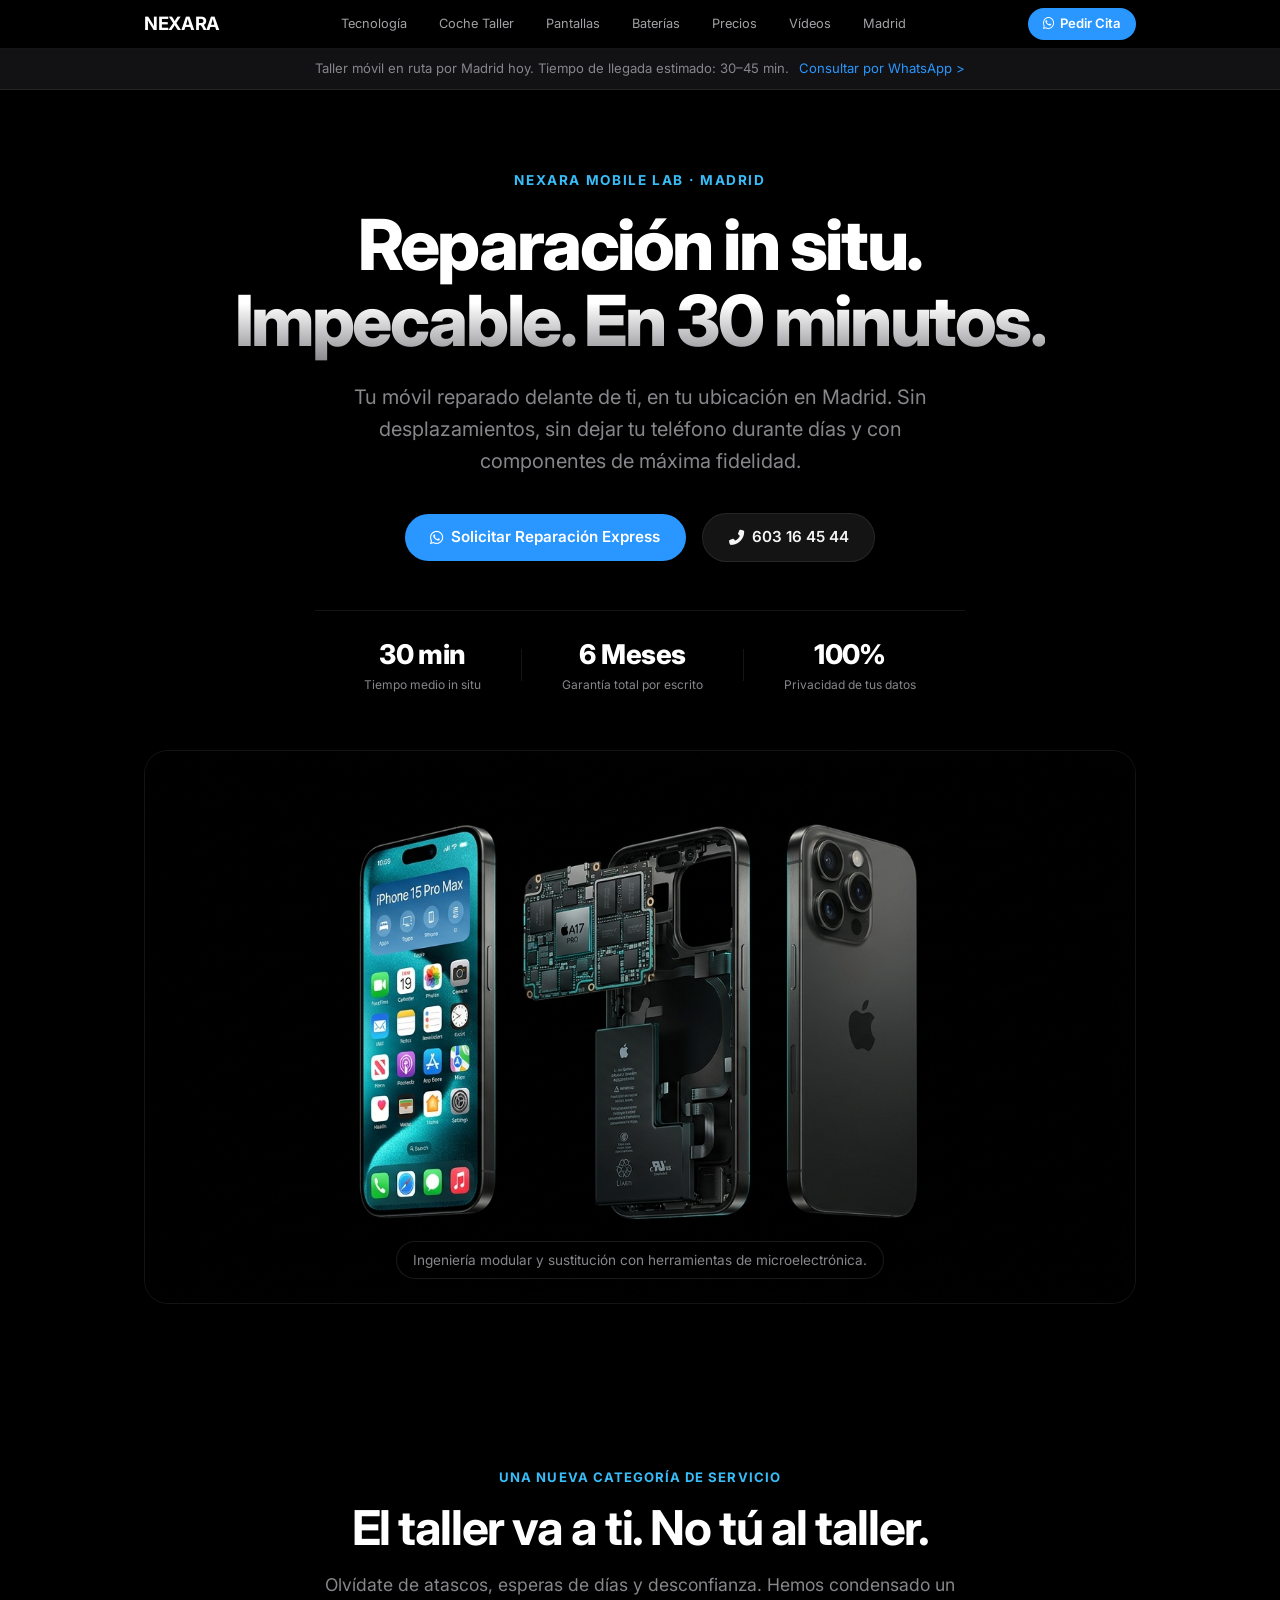
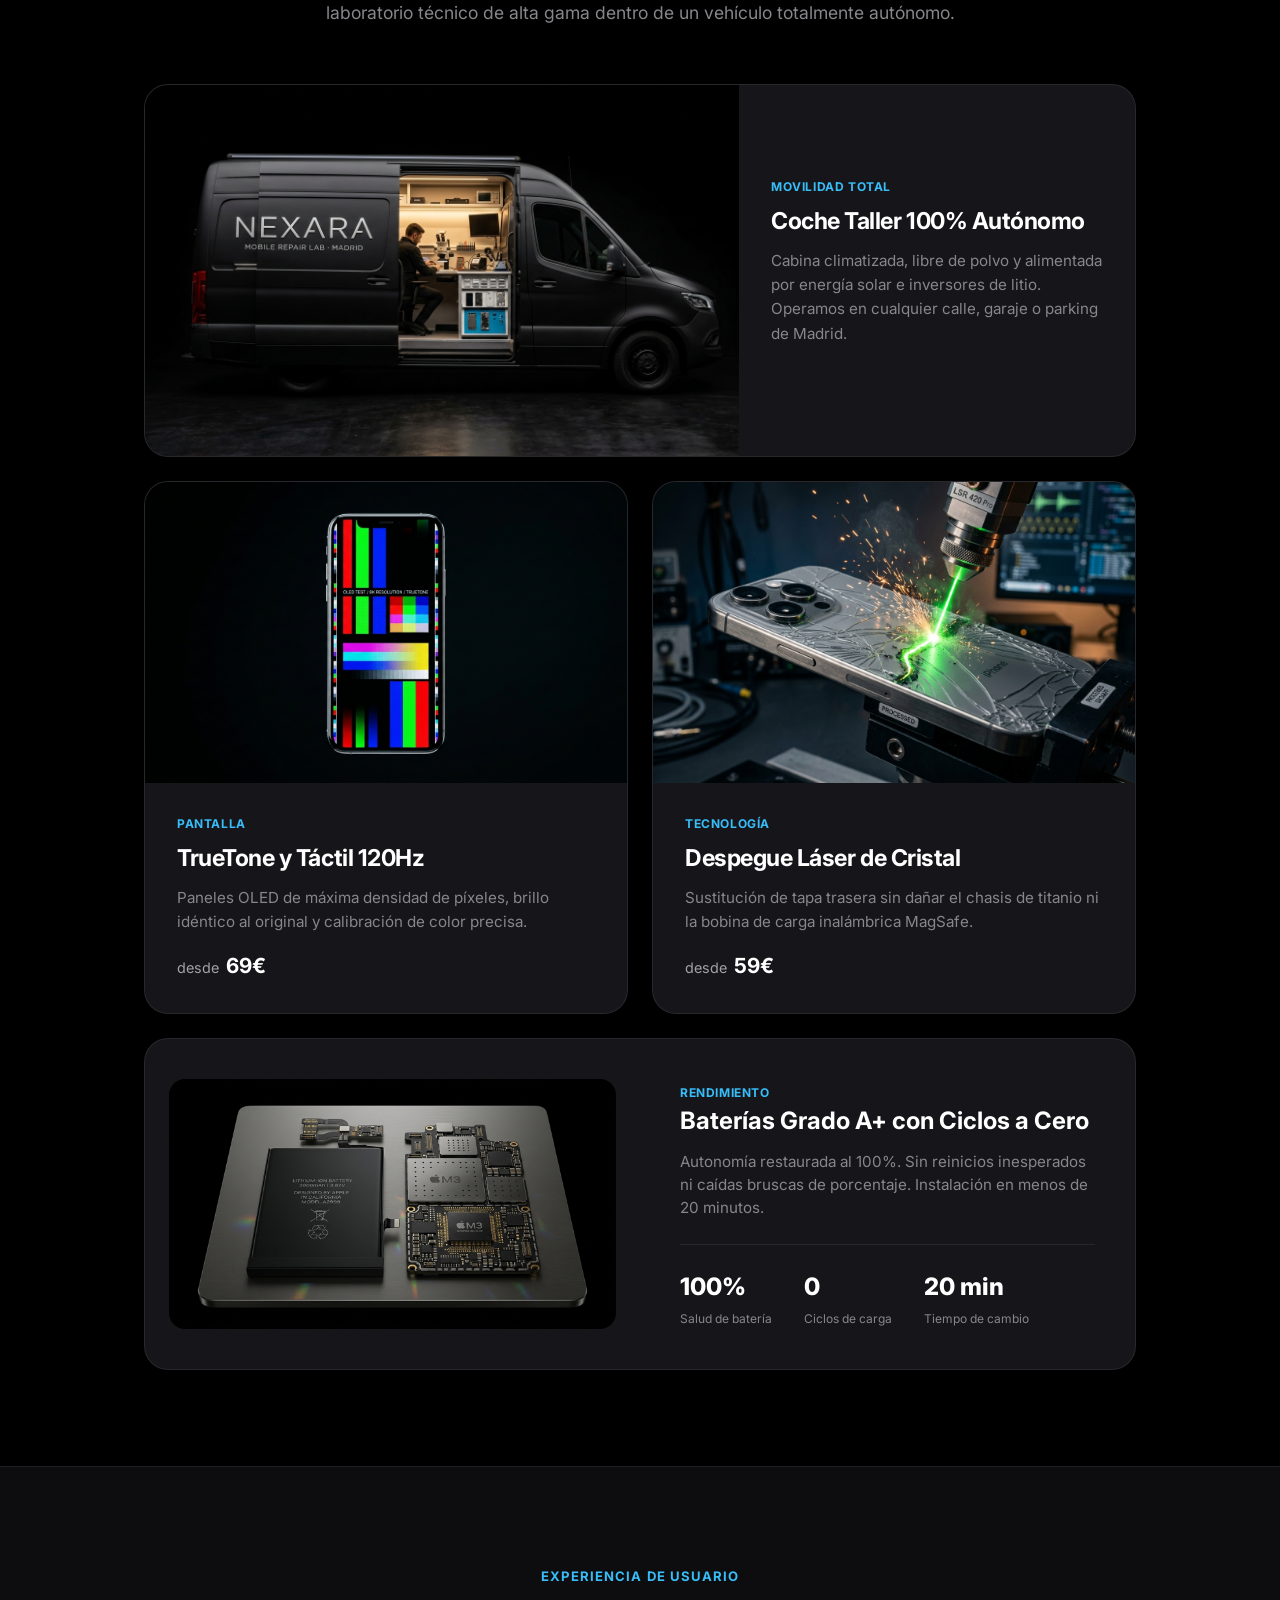
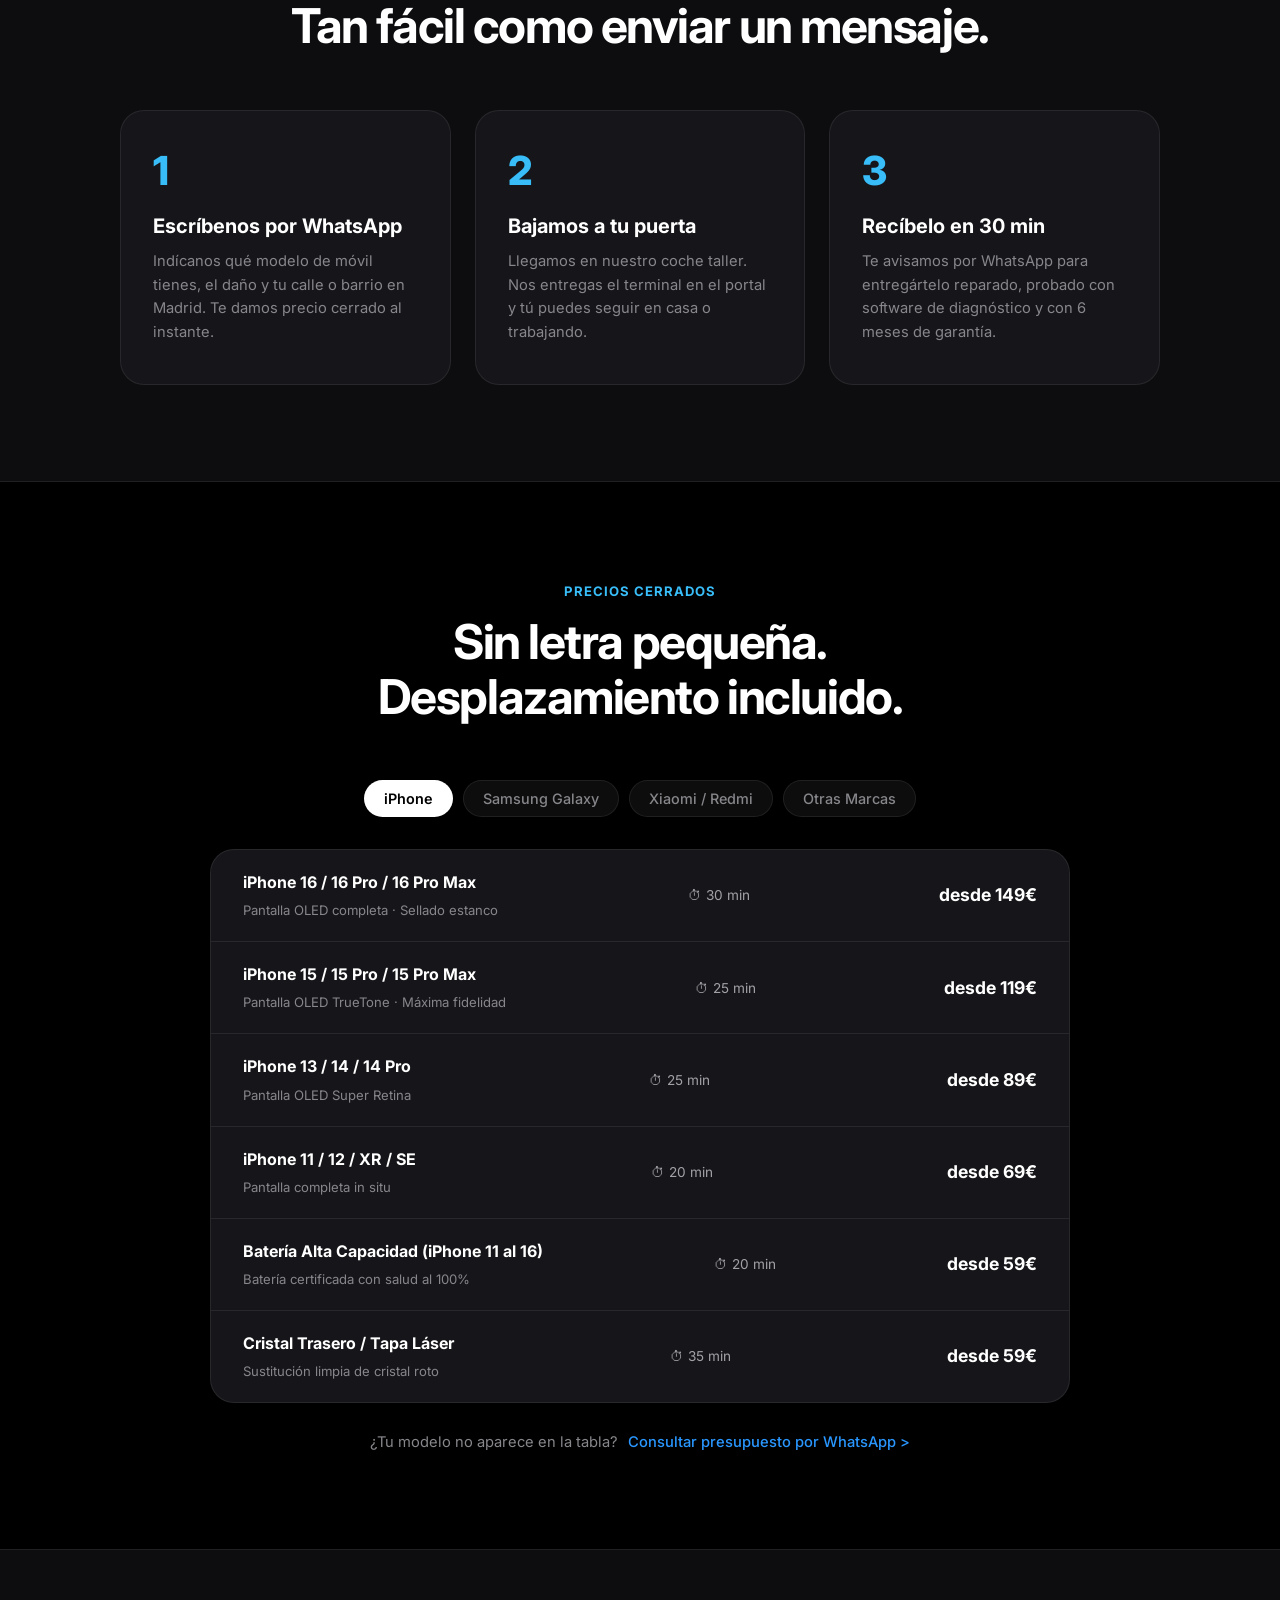
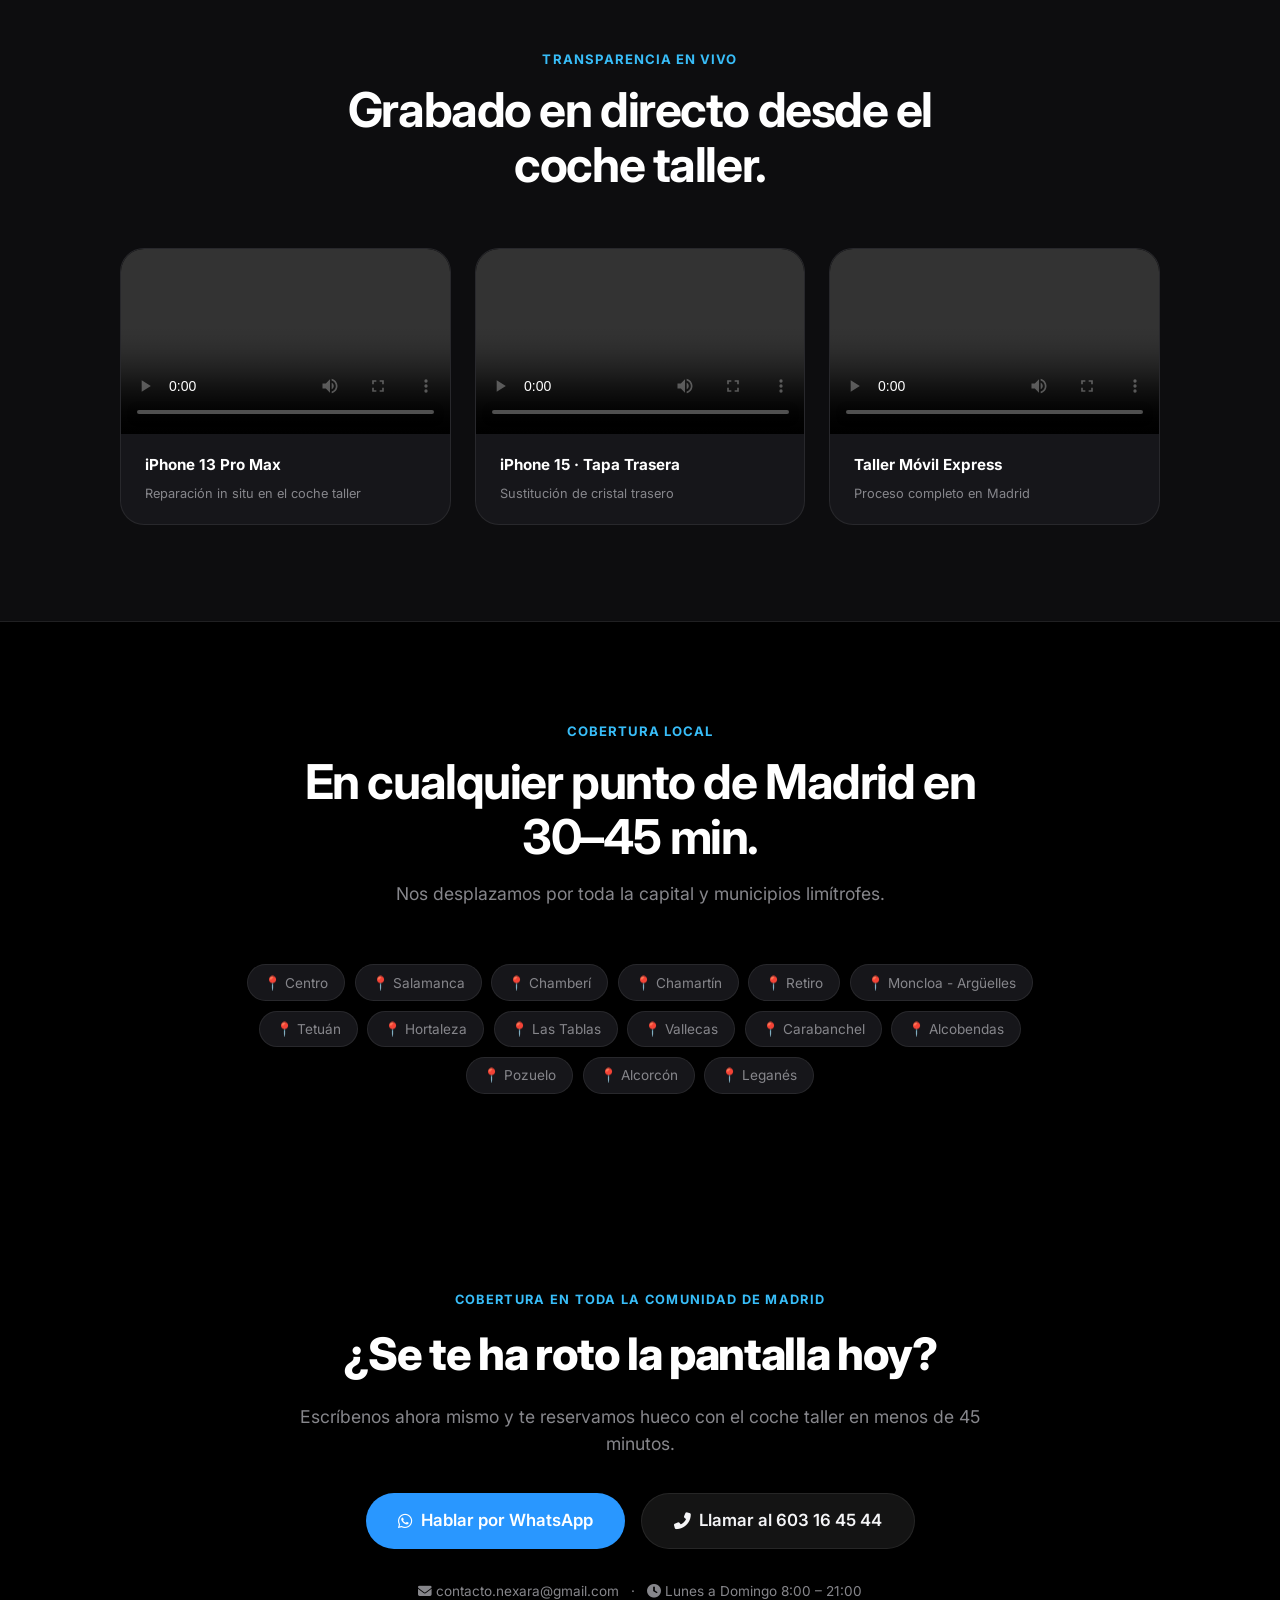
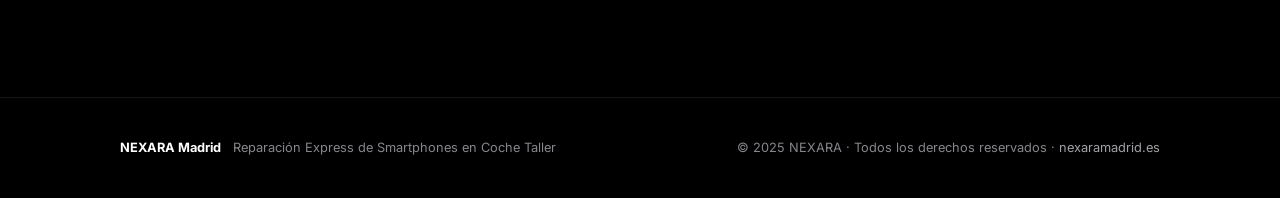
<file: index.html>
<!DOCTYPE html>
<html lang="es">
<head>
  <meta charset="UTF-8" />
  <meta name="viewport" content="width=device-width, initial-scale=1.0" />
  
  <!-- SEO TITLE & DESCRIPTION -->
  <title>NEXARA — Reparación de Móviles a Domicilio en Madrid · En tu Coche en 30 Minutos</title>
  <meta name="description" content="Reparación express de móviles a domicilio en Madrid. Me desplazo donde estés y cambio tu pantalla iPhone, Samsung o Xiaomi en 30 minutos desde mi coche taller. Garantía 6 meses." />
  <meta name="keywords" content="reparacion movil a domicilio madrid, cambio pantalla iphone madrid express, arreglo movil madrid urgente, reparacion telefonos coche taller madrid, cambiar bateria iphone domicilio madrid, reparacion samsung madrid express, cambiar pantalla xiaomi madrid domicilio" />
  <meta name="author" content="NEXARA Madrid" />
  <meta name="robots" content="index, follow, max-image-preview:large, max-snippet:-1, max-video-preview:-1" />
  <link rel="canonical" href="https://nexaramadrid.es/" />

  <!-- GEO SEO LOCAL TAGS -->
  <meta name="geo.region" content="ES-MD" />
  <meta name="geo.placename" content="Madrid" />
  <meta name="geo.position" content="40.416775;-3.703790" />
  <meta name="ICBM" content="40.416775, -3.703790" />

  <!-- OPEN GRAPH / FACEBOOK / WHATSAPP -->
  <meta property="og:locale" content="es_ES" />
  <meta property="og:type" content="website" />
  <meta property="og:title" content="NEXARA Madrid — Reparación de Móviles a Domicilio en 30 Minutos" />
  <meta property="og:description" content="Técnico a domicilio express en Madrid. Reparamos tu pantalla, batería o conector in situ desde nuestro coche taller móvil. 6 meses de garantía." />
  <meta property="og:url" content="https://nexaramadrid.es/" />
  <meta property="og:site_name" content="NEXARA Madrid" />
  <meta property="og:image" content="https://nexaramadrid.es/assets/img/hero_exploded.jpg" />
  <meta property="og:image:width" content="1200" />
  <meta property="og:image:height" content="675" />
  <meta property="og:image:type" content="image/jpeg" />

  <!-- TWITTER CARDS -->
  <meta name="twitter:card" content="summary_large_image" />
  <meta name="twitter:title" content="NEXARA Madrid — Reparación de Móviles a Domicilio" />
  <meta name="twitter:description" content="Reparación express de smartphones en Madrid desde coche taller. En 30 minutos y sin moverte de casa." />
  <meta name="twitter:image" content="https://nexaramadrid.es/assets/img/hero_exploded.jpg" />

  <!-- FAVICON -->
  <link rel="icon" type="image/jpeg" href="assets/img/logo_nexara.jpg" />
  <link rel="apple-touch-icon" href="assets/img/logo_nexara.jpg" />

  <!-- GOOGLE STRUCTURED DATA SCHEMA.ORG (JSON-LD) LOCAL BUSINESS & FAQ -->
  <script type="application/ld+json">
  {
    "@context": "https://schema.org",
    "@graph": [
      {
        "@type": "LocalBusiness",
        "@id": "https://nexaramadrid.es/#business",
        "name": "NEXARA Madrid - Reparación de Móviles a Domicilio",
        "url": "https://nexaramadrid.es/",
        "logo": "https://nexaramadrid.es/assets/img/logo_nexara.jpg",
        "image": "https://nexaramadrid.es/assets/img/hero_exploded.jpg",
        "description": "Servicio técnico express de reparación de smartphones a domicilio en Madrid. Reparación de pantallas, baterías y componentes en 30 minutos desde coche taller móvil.",
        "telephone": "+34603164544",
        "email": "contacto.nexara@gmail.com",
        "priceRange": "€€",
        "paymentAccepted": "Cash, Credit Card, Bizum",
        "currenciesAccepted": "EUR",
        "address": {
          "@type": "PostalAddress",
          "streetAddress": "Servicio a Domicilio en toda la Comunidad de Madrid",
          "addressLocality": "Madrid",
          "postalCode": "28001",
          "addressCountry": "ES"
        },
        "geo": {
          "@type": "GeoCoordinates",
          "latitude": 40.416775,
          "longitude": -3.703790
        },
        "areaServed": [
          { "@type": "City", "name": "Madrid" },
          { "@type": "AdministrativeArea", "name": "Comunidad de Madrid" },
          { "@type": "Place", "name": "Salamanca" },
          { "@type": "Place", "name": "Chamberí" },
          { "@type": "Place", "name": "Chamartín" },
          { "@type": "Place", "name": "Retiro" },
          { "@type": "Place", "name": "Moncloa" },
          { "@type": "Place", "name": "Alcobendas" },
          { "@type": "Place", "name": "Pozuelo de Alarcón" }
        ],
        "openingHoursSpecification": {
          "@type": "OpeningHoursSpecification",
          "dayOfWeek": ["Monday", "Tuesday", "Wednesday", "Thursday", "Friday", "Saturday", "Sunday"],
          "opens": "08:00",
          "closes": "21:00"
        },
        "aggregateRating": {
          "@type": "AggregateRating",
          "ratingValue": "4.9",
          "reviewCount": "320",
          "bestRating": "5",
          "worstRating": "1"
        }
      },
      {
        "@type": "FAQPage",
        "@id": "https://nexaramadrid.es/#faq",
        "mainEntity": [
          {
            "@type": "Question",
            "name": "¿Cuánto tarda la reparación de un móvil a domicilio en Madrid?",
            "acceptedAnswer": {
              "@type": "Answer",
              "text": "La reparación media de pantalla o batería tarda entre 20 y 35 minutos. El técnico se desplaza con el coche taller a tu ubicación en Madrid y realiza el trabajo in situ."
            }
          },
          {
            "@type": "Question",
            "name": "¿Tengo que desplazarme o subirme al coche taller?",
            "acceptedAnswer": {
              "@type": "Answer",
              "text": "No. Nos entregas el teléfono en la puerta o portal de tu domicilio o trabajo en Madrid. El técnico trabaja en el vehículo taller y te lo devuelve probado y funcionando en media hora."
            }
          },
          {
            "@type": "Question",
            "name": "¿Qué garantía tienen las reparaciones de NEXARA?",
            "acceptedAnswer": {
              "@type": "Answer",
              "text": "Todas las reparaciones incluyen 6 meses de garantía total por escrito sobre repuestos y mano de obra."
            }
          }
        ]
      }
    ]
  }
  </script>

  <!-- FONTS: Apple Style Inter + FontAwesome -->
  <link rel="preconnect" href="https://fonts.googleapis.com" />
  <link rel="preconnect" href="https://fonts.gstatic.com" crossorigin />
  <link href="https://fonts.googleapis.com/css2?family=Inter:wght@300;400;500;600;700;800;900&display=swap" rel="stylesheet" />
  <link rel="stylesheet" href="https://cdnjs.cloudflare.com/ajax/libs/font-awesome/6.5.0/css/all.min.css" />
  
  <link rel="stylesheet" href="css/styles.css" />
</head>
<body>

  <!-- GLOBAL NAV APPLE STYLE -->
  <header class="apple-header">
    <nav class="apple-nav">
      <a href="#hero" class="nav-brand">
        <span class="brand-text">NEXARA</span>
      </a>
      
      <div class="nav-menu" id="navMenu">
        <a href="#ingenieria">Tecnología</a>
        <a href="#taller">Coche Taller</a>
        <a href="#pantalla">Pantallas</a>
        <a href="#bateria">Baterías</a>
        <a href="#precios">Precios</a>
        <a href="#videos">Vídeos</a>
        <a href="#cobertura">Madrid</a>
      </div>

      <div class="nav-right">
        <a href="https://wa.me/34603164544?text=Hola!%20Necesito%20reparar%20mi%20m%C3%B3vil" target="_blank" class="apple-btn-buy">
          <i class="fab fa-whatsapp"></i> <span>Pedir Cita</span>
        </a>
        <button class="apple-hamburger" id="navToggle" aria-label="Abrir menú">
          <span></span><span></span>
        </button>
      </div>
    </nav>
  </header>

  <!-- RIBBON DISPONIBILIDAD -->
  <div class="apple-ribbon">
    <span>Taller móvil en ruta por Madrid hoy. Tiempo de llegada estimado: 30–45 min. <a href="https://wa.me/34603164544?text=Hola!%20Quiero%20consultar%20disponibilidad" target="_blank">Consultar por WhatsApp &gt;</a></span>
  </div>

  <main>

    <!-- SECTION 1: HERO KEYNOTE -->
    <section class="apple-hero" id="hero">
      <div class="hero-text-wrap">
        <span class="hero-kicker">NEXARA MOBILE LAB · MADRID</span>
        <h1 class="hero-headline">Reparación in situ.<br/><span class="headline-gradient">Impecable. En 30 minutos.</span></h1>
        <p class="hero-subhead">
          Tu móvil reparado delante de ti, en tu ubicación en Madrid. Sin desplazamientos, sin dejar tu teléfono durante días y con componentes de máxima fidelidad.
        </p>
        
        <div class="hero-actions">
          <a href="https://wa.me/34603164544?text=Hola!%20Quiero%20reparar%20mi%20m%C3%B3vil%20hoy" target="_blank" class="apple-pill-btn primary">
            <i class="fab fa-whatsapp"></i> Solicitar Reparación Express
          </a>
          <a href="tel:+34603164544" class="apple-pill-btn secondary">
            <i class="fas fa-phone-alt"></i> 603 16 45 44
          </a>
        </div>

        <div class="hero-specs-row">
          <div class="spec-col">
            <span class="spec-val">30 min</span>
            <span class="spec-lbl">Tiempo medio in situ</span>
          </div>
          <div class="spec-divider"></div>
          <div class="spec-col">
            <span class="spec-val">6 Meses</span>
            <span class="spec-lbl">Garantía total por escrito</span>
          </div>
          <div class="spec-divider"></div>
          <div class="spec-col">
            <span class="spec-val">100%</span>
            <span class="spec-lbl">Privacidad de tus datos</span>
          </div>
        </div>
      </div>

      <!-- Hero Cinematic Product Image -->
      <div class="hero-media-wrap">
        <div class="media-container">
          <img src="assets/img/hero_exploded.jpg" alt="Ingeniería y despiece de precisión iPhone en Madrid" class="hero-product-img" width="1200" height="675" />
          <div class="media-caption">
            <span>Ingeniería modular y sustitución con herramientas de microelectrónica.</span>
          </div>
        </div>
      </div>
    </section>

    <!-- SECTION 2: HIGHLIGHTS BENTO GRID -->
    <section class="apple-section" id="ingenieria">
      <div class="section-intro">
        <span class="section-tag">Una nueva categoría de servicio</span>
        <h2 class="section-title">El taller va a ti. No tú al taller.</h2>
        <p class="section-desc">Olvídate de atascos, esperas de días y desconfianza. Hemos condensado un laboratorio técnico de alta gama dentro de un vehículo totalmente autónomo.</p>
      </div>

      <div class="bento-grid">
        
        <!-- Bento Card 1: Van Exterior Large -->
        <div class="bento-card bento-wide" id="taller">
          <div class="bento-media">
            <img src="assets/img/van_exterior.jpg" alt="Coche Taller NEXARA Móvil en Madrid" loading="lazy" />
          </div>
          <div class="bento-content">
            <span class="bento-tag">Movilidad Total</span>
            <h3>Coche Taller 100% Autónomo</h3>
            <p>Cabina climatizada, libre de polvo y alimentada por energía solar e inversores de litio. Operamos en cualquier calle, garaje o parking de Madrid.</p>
          </div>
        </div>

        <!-- Bento Card 2: Pantalla OLED Macro -->
        <div class="bento-card" id="pantalla">
          <div class="bento-media">
            <img src="assets/img/screen_oled.jpg" alt="Pantalla OLED Macro TrueTone en Madrid" loading="lazy" />
          </div>
          <div class="bento-content">
            <span class="bento-tag">Pantalla</span>
            <h3>TrueTone y Táctil 120Hz</h3>
            <p>Paneles OLED de máxima densidad de píxeles, brillo idéntico al original y calibración de color precisa.</p>
            <span class="bento-price">desde <strong>69€</strong></span>
          </div>
        </div>

        <!-- Bento Card 3: Láser Tapa Trasera -->
        <div class="bento-card">
          <div class="bento-media">
            <img src="assets/img/laser_repair.jpg" alt="Láser Tapa Trasera iPhone Madrid" loading="lazy" />
          </div>
          <div class="bento-content">
            <span class="bento-tag">Tecnología</span>
            <h3>Despegue Láser de Cristal</h3>
            <p>Sustitución de tapa trasera sin dañar el chasis de titanio ni la bobina de carga inalámbrica MagSafe.</p>
            <span class="bento-price">desde <strong>59€</strong></span>
          </div>
        </div>

        <!-- Bento Card 4: Batería y Microchips -->
        <div class="bento-card bento-wide-bottom" id="bateria">
          <div class="bento-media-split">
            <img src="assets/img/battery_chip.jpg" alt="Batería Grado A+ y Placa Base Smartphone" loading="lazy" />
          </div>
          <div class="bento-content-split">
            <span class="bento-tag">Rendimiento</span>
            <h3>Baterías Grado A+ con Ciclos a Cero</h3>
            <p>Autonomía restaurada al 100%. Sin reinicios inesperados ni caídas bruscas de porcentaje. Instalación en menos de 20 minutos.</p>
            <div class="bento-stats">
              <div>
                <strong>100%</strong>
                <small>Salud de batería</small>
              </div>
              <div>
                <strong>0</strong>
                <small>Ciclos de carga</small>
              </div>
              <div>
                <strong>20 min</strong>
                <small>Tiempo de cambio</small>
              </div>
            </div>
          </div>
        </div>

      </div>
    </section>

    <!-- SECTION 3: 3 PASOS APPLE STYLE -->
    <section class="apple-section bg-dark-card">
      <div class="section-intro">
        <span class="section-tag">Experiencia de usuario</span>
        <h2 class="section-title">Tan fácil como enviar un mensaje.</h2>
      </div>

      <div class="steps-apple-row">
        <div class="apple-step-card">
          <div class="step-num-apple">1</div>
          <h4>Escríbenos por WhatsApp</h4>
          <p>Indícanos qué modelo de móvil tienes, el daño y tu calle o barrio en Madrid. Te damos precio cerrado al instante.</p>
        </div>
        <div class="apple-step-card">
          <div class="step-num-apple">2</div>
          <h4>Bajamos a tu puerta</h4>
          <p>Llegamos en nuestro coche taller. Nos entregas el terminal en el portal y tú puedes seguir en casa o trabajando.</p>
        </div>
        <div class="apple-step-card">
          <div class="step-num-apple">3</div>
          <h4>Recíbelo en 30 min</h4>
          <p>Te avisamos por WhatsApp para entregártelo reparado, probado con software de diagnóstico y con 6 meses de garantía.</p>
        </div>
      </div>
    </section>

    <!-- SECTION 4: TABLA DE TARIFAS LIMPIA -->
    <section class="apple-section" id="precios">
      <div class="section-intro">
        <span class="section-tag">Precios Cerrados</span>
        <h2 class="section-title">Sin letra pequeña. Desplazamiento incluido.</h2>
      </div>

      <div class="apple-tabs-wrap">
        <div class="tabs-nav">
          <button class="t-btn active" data-target="tab-iphone">iPhone</button>
          <button class="t-btn" data-target="tab-samsung">Samsung Galaxy</button>
          <button class="t-btn" data-target="tab-xiaomi">Xiaomi / Redmi</button>
          <button class="t-btn" data-target="tab-otros">Otras Marcas</button>
        </div>

        <div class="tabs-content">
          
          <!-- iPhone -->
          <div class="tab-pane active" id="tab-iphone">
            <div class="apple-table">
              <div class="t-row">
                <div class="t-col-main">
                  <strong>iPhone 16 / 16 Pro / 16 Pro Max</strong>
                  <span>Pantalla OLED completa · Sellado estanco</span>
                </div>
                <div class="t-col-time">⏱ 30 min</div>
                <div class="t-col-price">desde 149€</div>
              </div>
              <div class="t-row">
                <div class="t-col-main">
                  <strong>iPhone 15 / 15 Pro / 15 Pro Max</strong>
                  <span>Pantalla OLED TrueTone · Máxima fidelidad</span>
                </div>
                <div class="t-col-time">⏱ 25 min</div>
                <div class="t-col-price">desde 119€</div>
              </div>
              <div class="t-row">
                <div class="t-col-main">
                  <strong>iPhone 13 / 14 / 14 Pro</strong>
                  <span>Pantalla OLED Super Retina</span>
                </div>
                <div class="t-col-time">⏱ 25 min</div>
                <div class="t-col-price">desde 89€</div>
              </div>
              <div class="t-row">
                <div class="t-col-main">
                  <strong>iPhone 11 / 12 / XR / SE</strong>
                  <span>Pantalla completa in situ</span>
                </div>
                <div class="t-col-time">⏱ 20 min</div>
                <div class="t-col-price">desde 69€</div>
              </div>
              <div class="t-row">
                <div class="t-col-main">
                  <strong>Batería Alta Capacidad (iPhone 11 al 16)</strong>
                  <span>Batería certificada con salud al 100%</span>
                </div>
                <div class="t-col-time">⏱ 20 min</div>
                <div class="t-col-price">desde 59€</div>
              </div>
              <div class="t-row">
                <div class="t-col-main">
                  <strong>Cristal Trasero / Tapa Láser</strong>
                  <span>Sustitución limpia de cristal roto</span>
                </div>
                <div class="t-col-time">⏱ 35 min</div>
                <div class="t-col-price">desde 59€</div>
              </div>
            </div>
          </div>

          <!-- Samsung -->
          <div class="tab-pane" id="tab-samsung">
            <div class="apple-table">
              <div class="t-row">
                <div class="t-col-main">
                  <strong>Galaxy S25 / S24 / S23 Series</strong>
                  <span>Dynamic AMOLED 2X 120Hz</span>
                </div>
                <div class="t-col-time">⏱ 30 min</div>
                <div class="t-col-price">desde 99€</div>
              </div>
              <div class="t-row">
                <div class="t-col-main">
                  <strong>Galaxy Serie A (A55 / A54 / A35)</strong>
                  <span>Super AMOLED oficial</span>
                </div>
                <div class="t-col-time">⏱ 25 min</div>
                <div class="t-col-price">desde 79€</div>
              </div>
              <div class="t-row">
                <div class="t-col-main">
                  <strong>Batería Original Samsung</strong>
                  <span>Cualquier modelo Galaxy</span>
                </div>
                <div class="t-col-time">⏱ 20 min</div>
                <div class="t-col-price">desde 45€</div>
              </div>
              <div class="t-row">
                <div class="t-col-main">
                  <strong>Puerto de Carga USB-C</strong>
                  <span>Sustitución de conector rápido</span>
                </div>
                <div class="t-col-time">⏱ 20 min</div>
                <div class="t-col-price">desde 50€</div>
              </div>
            </div>
          </div>

          <!-- Xiaomi -->
          <div class="tab-pane" id="tab-xiaomi">
            <div class="apple-table">
              <div class="t-row">
                <div class="t-col-main">
                  <strong>Xiaomi 14 / 14T Pro / 13</strong>
                  <span>Panel AMOLED 120Hz HDR</span>
                </div>
                <div class="t-col-time">⏱ 30 min</div>
                <div class="t-col-price">desde 89€</div>
              </div>
              <div class="t-row">
                <div class="t-col-main">
                  <strong>Redmi Note 12 / 13 / 14</strong>
                  <span>Pantalla completa</span>
                </div>
                <div class="t-col-time">⏱ 25 min</div>
                <div class="t-col-price">desde 65€</div>
              </div>
              <div class="t-row">
                <div class="t-col-main">
                  <strong>POCO X6 / X5 / F5 Series</strong>
                  <span>Display completo</span>
                </div>
                <div class="t-col-time">⏱ 25 min</div>
                <div class="t-col-price">desde 69€</div>
              </div>
              <div class="t-row">
                <div class="t-col-main">
                  <strong>Batería Xiaomi / POCO / Redmi</strong>
                  <span>Batería nueva de alta densidad</span>
                </div>
                <div class="t-col-time">⏱ 20 min</div>
                <div class="t-col-price">desde 39€</div>
              </div>
            </div>
          </div>

          <!-- Otros -->
          <div class="tab-pane" id="tab-otros">
            <div class="apple-table">
              <div class="t-row">
                <div class="t-col-main">
                  <strong>Google Pixel (Pixel 7 / 8 / 9)</strong>
                  <span>Pantalla OLED y batería</span>
                </div>
                <div class="t-col-time">⏱ 30 min</div>
                <div class="t-col-price">desde 89€</div>
              </div>
              <div class="t-row">
                <div class="t-col-main">
                  <strong>Huawei, OnePlus, Motorola, OPPO</strong>
                  <span>Pantallas y conectores</span>
                </div>
                <div class="t-col-time">⏱ 25 min</div>
                <div class="t-col-price">desde 55€</div>
              </div>
              <div class="t-row">
                <div class="t-col-main">
                  <strong>Diagnóstico in situ en el coche taller</strong>
                  <span>Comprobación integral de componentes</span>
                </div>
                <div class="t-col-time">⏱ 10 min</div>
                <div class="t-col-price" style="color:#10b981;">GRATIS</div>
              </div>
            </div>
          </div>

        </div>

        <div class="table-cta-bottom">
          <span>¿Tu modelo no aparece en la tabla?</span>
          <a href="https://wa.me/34603164544?text=Hola!%20Quiero%20saber%20precio%20para%20mi%20m%C3%B3vil" target="_blank" class="apple-link-action">
            Consultar presupuesto por WhatsApp &gt;
          </a>
        </div>
      </div>
    </section>

    <!-- SECTION 5: VÍDEOS DE REPARACIONES REALES -->
    <section class="apple-section bg-dark-card" id="videos">
      <div class="section-intro">
        <span class="section-tag">Transparencia en vivo</span>
        <h2 class="section-title">Grabado en directo desde el coche taller.</h2>
      </div>

      <div class="apple-video-grid">
        <div class="video-apple-box">
          <div class="v-player-wrap">
            <video controls playsinline preload="metadata">
              <source src="assets/videos/video_13promax_coche.mov" type="video/mp4">
              <source src="assets/videos/video_13promax_coche.mov" type="video/quicktime">
            </video>
          </div>
          <div class="v-caption">
            <strong>iPhone 13 Pro Max</strong>
            <span>Reparación in situ en el coche taller</span>
          </div>
        </div>

        <div class="video-apple-box">
          <div class="v-player-wrap">
            <video controls playsinline preload="metadata">
              <source src="assets/videos/video_15_tapa_trasera.mov" type="video/mp4">
              <source src="assets/videos/video_15_tapa_trasera.mov" type="video/quicktime">
            </video>
          </div>
          <div class="v-caption">
            <strong>iPhone 15 · Tapa Trasera</strong>
            <span>Sustitución de cristal trasero</span>
          </div>
        </div>

        <div class="video-apple-box">
          <div class="v-player-wrap">
            <video controls playsinline preload="metadata">
              <source src="assets/videos/video_taller_movil.mov" type="video/mp4">
              <source src="assets/videos/video_taller_movil.mov" type="video/quicktime">
            </video>
          </div>
          <div class="v-caption">
            <strong>Taller Móvil Express</strong>
            <span>Proceso completo en Madrid</span>
          </div>
        </div>
      </div>
    </section>

    <!-- SECTION 6: COBERTURA SEO MADRID -->
    <section class="apple-section" id="cobertura">
      <div class="section-intro">
        <span class="section-tag">Cobertura Local</span>
        <h2 class="section-title">En cualquier punto de Madrid en 30–45 min.</h2>
        <p class="section-desc">Nos desplazamos por toda la capital y municipios limítrofes.</p>
      </div>

      <div class="seo-zones-pills">
        <span class="z-pill">📍 Centro</span>
        <span class="z-pill">📍 Salamanca</span>
        <span class="z-pill">📍 Chamberí</span>
        <span class="z-pill">📍 Chamartín</span>
        <span class="z-pill">📍 Retiro</span>
        <span class="z-pill">📍 Moncloa - Argüelles</span>
        <span class="z-pill">📍 Tetuán</span>
        <span class="z-pill">📍 Hortaleza</span>
        <span class="z-pill">📍 Las Tablas</span>
        <span class="z-pill">📍 Vallecas</span>
        <span class="z-pill">📍 Carabanchel</span>
        <span class="z-pill">📍 Alcobendas</span>
        <span class="z-pill">📍 Pozuelo</span>
        <span class="z-pill">📍 Alcorcón</span>
        <span class="z-pill">📍 Leganés</span>
      </div>
    </section>

    <!-- SECTION 7: CTA FINAL -->
    <section class="apple-cta-section">
      <div class="cta-inner">
        <span class="cta-sub">COBERTURA EN TODA LA COMUNIDAD DE MADRID</span>
        <h2>¿Se te ha roto la pantalla hoy?</h2>
        <p>Escríbenos ahora mismo y te reservamos hueco con el coche taller en menos de 45 minutos.</p>
        
        <div class="cta-btns">
          <a href="https://wa.me/34603164544?text=Hola!%20Necesito%20reparar%20mi%20m%C3%B3vil%20urgente" target="_blank" class="apple-pill-btn primary big">
            <i class="fab fa-whatsapp"></i> Hablar por WhatsApp
          </a>
          <a href="tel:+34603164544" class="apple-pill-btn secondary big">
            <i class="fas fa-phone-alt"></i> Llamar al 603 16 45 44
          </a>
        </div>

        <div class="direct-contact-line">
          <span><i class="fas fa-envelope"></i> contacto.nexara@gmail.com</span>
          <span>·</span>
          <span><i class="fas fa-clock"></i> Lunes a Domingo 8:00 – 21:00</span>
        </div>
      </div>
    </section>

  </main>

  <!-- FOOTER MINIMALISTA -->
  <footer class="apple-footer">
    <div class="footer-wrap">
      <div class="footer-brand-row">
        <strong>NEXARA Madrid</strong>
        <span>Reparación Express de Smartphones en Coche Taller</span>
      </div>
      <div class="footer-legal">
        © 2025 NEXARA · Todos los derechos reservados · <a href="https://nexaramadrid.es">nexaramadrid.es</a>
      </div>
    </div>
  </footer>

  <!-- SCRIPT -->
  <script>
    // Mobile menu toggle
    const navToggle = document.getElementById('navToggle');
    const navMenu = document.getElementById('navMenu');

    if (navToggle && navMenu) {
      navToggle.addEventListener('click', () => {
        navMenu.classList.toggle('open');
        navToggle.classList.toggle('active');
      });

      navMenu.querySelectorAll('a').forEach(link => {
        link.addEventListener('click', () => {
          navMenu.classList.remove('open');
          navToggle.classList.remove('active');
        });
      });
    }

    // Tab switcher
    const tabBtns = document.querySelectorAll('.t-btn');
    const tabPanes = document.querySelectorAll('.tab-pane');

    tabBtns.forEach(btn => {
      btn.addEventListener('click', () => {
        const target = btn.getAttribute('data-target');
        tabBtns.forEach(b => b.classList.remove('active'));
        tabPanes.forEach(p => p.classList.remove('active'));
        btn.classList.add('active');
        const targetEl = document.getElementById(target);
        if (targetEl) targetEl.classList.add('active');
      });
    });

    // Smooth scroll for all hash links with offset
    document.querySelectorAll('a[href^="#"]').forEach(a => {
      a.addEventListener('click', function(e) {
        const href = this.getAttribute('href');
        if (href && href !== '#' && href.length > 1) {
          const el = document.querySelector(href);
          if (el) {
            e.preventDefault();
            const headerOffset = 70;
            const elementPosition = el.getBoundingClientRect().top;
            const offsetPosition = elementPosition + window.pageYOffset - headerOffset;
            window.scrollTo({
              top: offsetPosition,
              behavior: 'smooth'
            });
          }
        }
      });
    });
  </script>
</body>
</html>
</file>
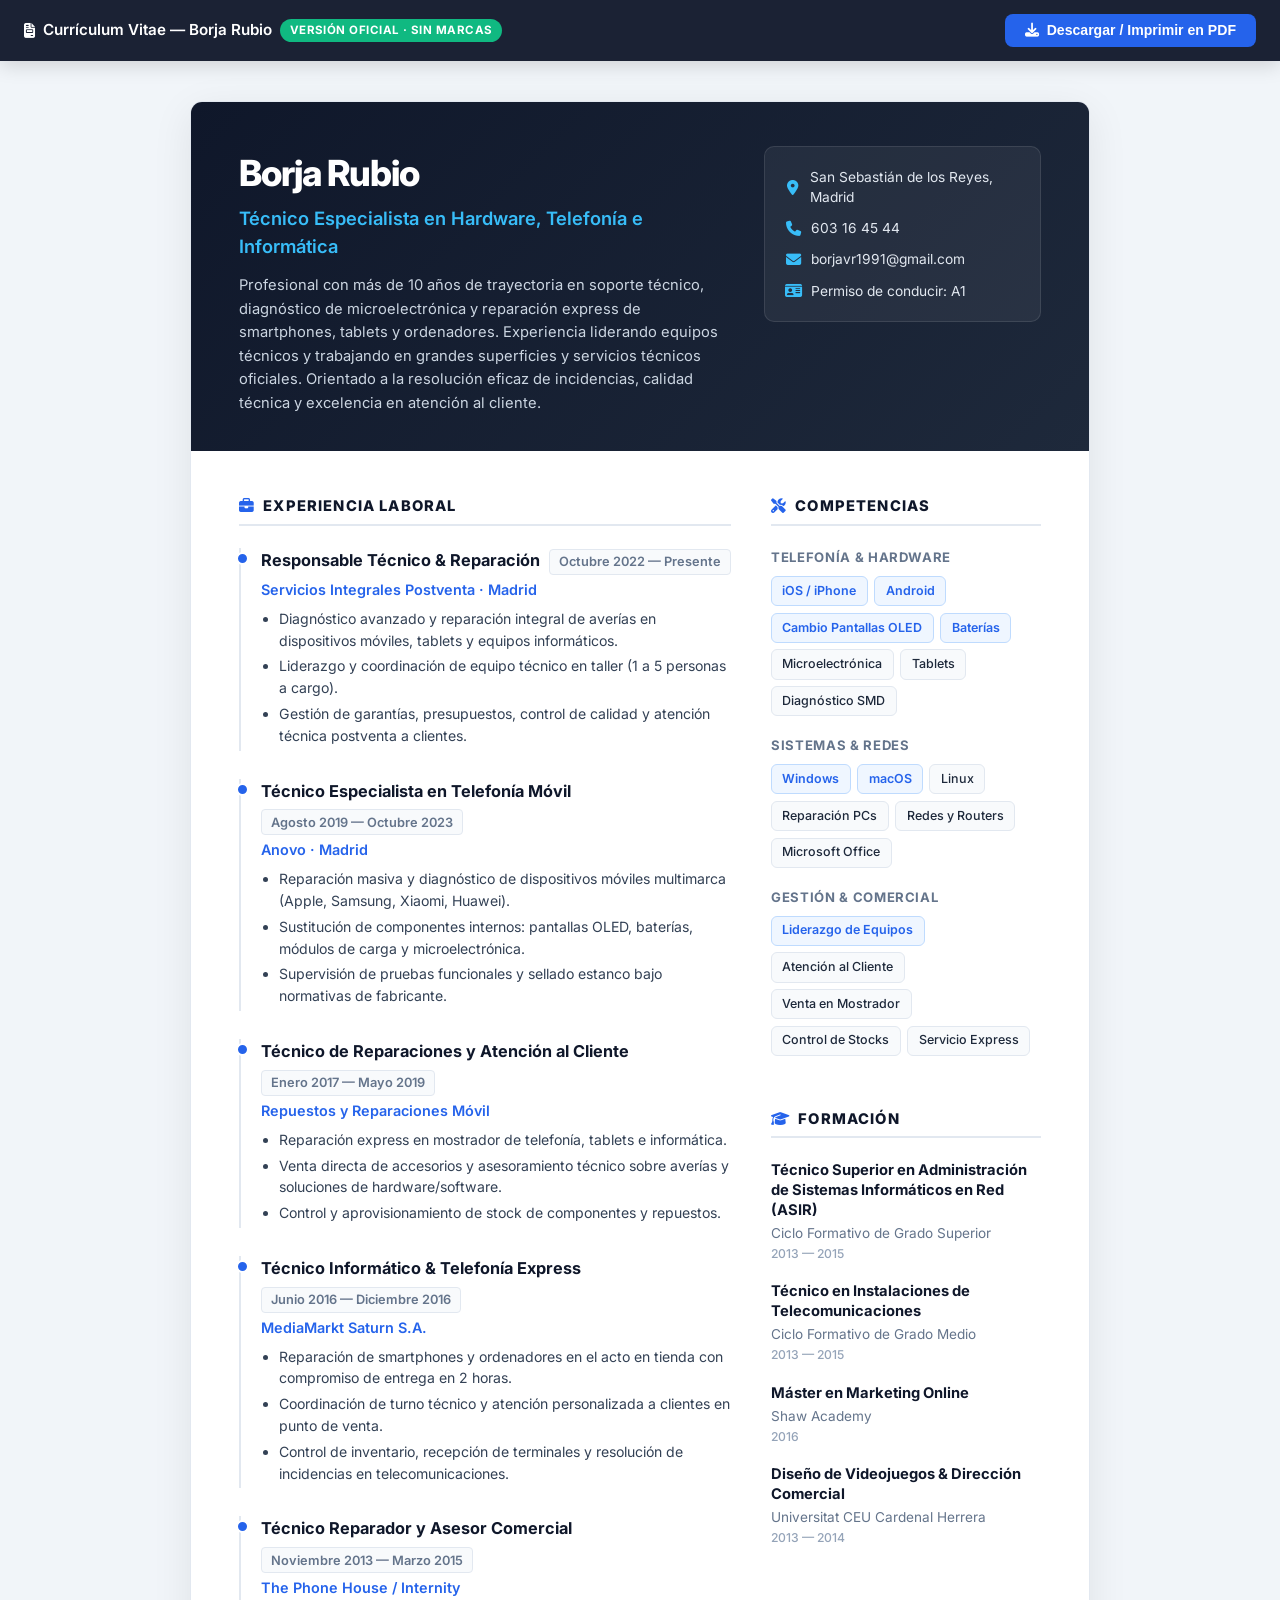
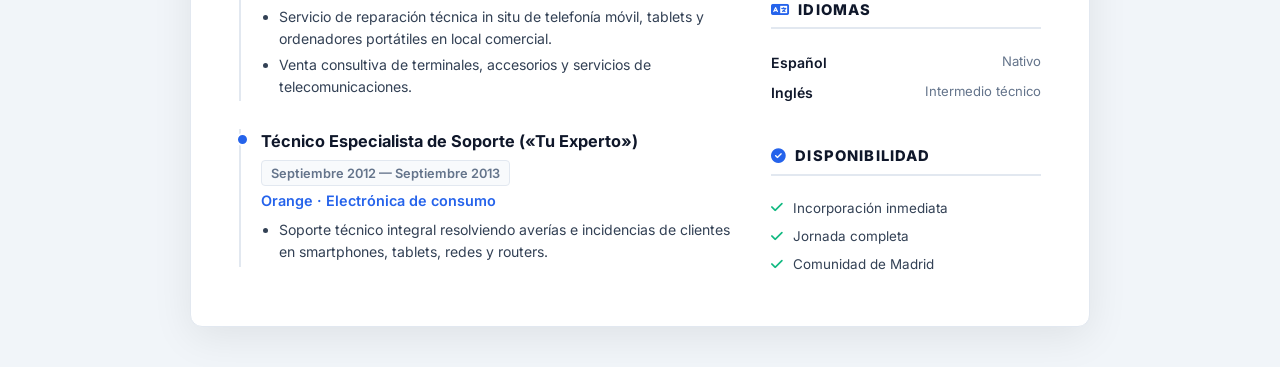
<file: cv/index.html>
<!DOCTYPE html>
<html lang="es">
<head>
  <meta charset="UTF-8" />
  <meta name="viewport" content="width=device-width, initial-scale=1.0" />
  <title>CV — Borja Rubio | Especialista en Reparación de Telefonía e Informática</title>
  
  <!-- Tipografía moderna Inter -->
  <link rel="preconnect" href="https://fonts.googleapis.com" />
  <link rel="preconnect" href="https://fonts.gstatic.com" crossorigin />
  <link href="https://fonts.googleapis.com/css2?family=Inter:wght@300;400;500;600;700;800&display=swap" rel="stylesheet" />
  
  <!-- FontAwesome Icons -->
  <link rel="stylesheet" href="https://cdnjs.cloudflare.com/ajax/libs/font-awesome/6.5.0/css/all.min.css" />

  <style>
    :root {
      --primary: #0f172a;        /* Azul pizarra muy oscuro y elegante */
      --accent: #2563eb;         /* Azul técnico refinado */
      --accent-light: #eff6ff;
      --text-main: #1e293b;
      --text-muted: #64748b;
      --text-light: #94a3b8;
      --border: #e2e8f0;
      --bg-sheet: #ffffff;
      --bg-page: #f1f5f9;
      --tag-bg: #f8fafc;
    }

    * {
      box-sizing: border-box;
      margin: 0;
      padding: 0;
    }

    body {
      font-family: 'Inter', -apple-system, BlinkMacSystemFont, "Segoe UI", Roboto, sans-serif;
      background-color: var(--bg-page);
      color: var(--text-main);
      line-height: 1.5;
      font-size: 13.5px;
      -webkit-font-smoothing: antialiased;
    }

    /* ---- BARRA DE HERRAMIENTAS SUPERIOR FLOTANTE ---- */
    .action-bar {
      position: sticky;
      top: 0;
      z-index: 100;
      background: rgba(15, 23, 42, 0.95);
      backdrop-filter: blur(10px);
      color: #fff;
      padding: 0.85rem 1.5rem;
      display: flex;
      justify-content: space-between;
      align-items: center;
      box-shadow: 0 4px 20px rgba(0, 0, 0, 0.15);
    }

    .action-title {
      font-size: 0.95rem;
      font-weight: 600;
      display: flex;
      align-items: center;
      gap: 0.5rem;
    }

    .action-badge {
      background: #10b981;
      color: #fff;
      font-size: 0.72rem;
      font-weight: 700;
      padding: 0.2rem 0.6rem;
      border-radius: 9999px;
      text-transform: uppercase;
      letter-spacing: 0.04em;
    }

    .action-btn {
      background: var(--accent);
      color: #fff;
      border: none;
      padding: 0.55rem 1.25rem;
      border-radius: 8px;
      font-weight: 600;
      font-size: 0.88rem;
      cursor: pointer;
      display: inline-flex;
      align-items: center;
      gap: 0.5rem;
      transition: all 0.2s;
    }

    .action-btn:hover {
      background: #1d4ed8;
      transform: translateY(-1px);
    }

    /* ---- CONTENEDOR PRINCIPAL TIPO FOLIO A4 ---- */
    .cv-wrapper {
      max-width: 900px;
      margin: 2.5rem auto;
      background: var(--bg-sheet);
      box-shadow: 0 10px 40px rgba(0, 0, 0, 0.08);
      border-radius: 12px;
      overflow: hidden;
      border: 1px solid var(--border);
    }

    /* ---- CABECERA DEL CV ---- */
    .cv-header {
      background: linear-gradient(135deg, #0f172a 0%, #1e293b 100%);
      color: #fff;
      padding: 2.75rem 3rem 2.25rem;
      display: flex;
      justify-content: space-between;
      align-items: flex-start;
      gap: 2rem;
    }

    .header-info h1 {
      font-size: 2.25rem;
      font-weight: 800;
      letter-spacing: -0.03em;
      margin-bottom: 0.35rem;
    }

    .header-info .headline {
      font-size: 1.15rem;
      color: #38bdf8;
      font-weight: 600;
      margin-bottom: 0.85rem;
    }

    .header-info .summary {
      font-size: 0.92rem;
      color: #cbd5e1;
      max-width: 540px;
      line-height: 1.6;
    }

    .header-contacts {
      display: flex;
      flex-direction: column;
      gap: 0.65rem;
      font-size: 0.86rem;
      color: #e2e8f0;
      background: rgba(255, 255, 255, 0.06);
      padding: 1.25rem;
      border-radius: 10px;
      border: 1px solid rgba(255, 255, 255, 0.1);
      min-width: 250px;
    }

    .contact-item {
      display: flex;
      align-items: center;
      gap: 0.65rem;
    }

    .contact-item i {
      color: #38bdf8;
      width: 16px;
      text-align: center;
      font-size: 0.95rem;
    }

    .contact-item a {
      color: #e2e8f0;
      text-decoration: none;
    }

    /* ---- LAYOUT DOS COLUMNAS ---- */
    .cv-body {
      display: grid;
      grid-template-columns: 1fr 270px;
      gap: 2.5rem;
      padding: 2.75rem 3rem;
    }

    /* TÍTULOS DE SECCIÓN */
    .section-title {
      font-size: 0.92rem;
      font-weight: 800;
      letter-spacing: 0.08em;
      text-transform: uppercase;
      color: var(--primary);
      margin-bottom: 1.4rem;
      display: flex;
      align-items: center;
      gap: 0.5rem;
      padding-bottom: 0.4rem;
      border-bottom: 2px solid var(--border);
    }

    .section-title i {
      color: var(--accent);
    }

    /* EXPERIENCIA LABORAL */
    .timeline {
      display: flex;
      flex-direction: column;
      gap: 1.75rem;
    }

    .timeline-item {
      position: relative;
      padding-left: 1.25rem;
      border-left: 2px solid var(--border);
    }

    .timeline-item::before {
      content: '';
      position: absolute;
      left: -5.5px;
      top: 4px;
      width: 9px;
      height: 9px;
      border-radius: 50%;
      background: var(--accent);
      border: 2px solid #fff;
    }

    .job-header {
      display: flex;
      justify-content: space-between;
      align-items: baseline;
      margin-bottom: 0.25rem;
      flex-wrap: wrap;
      gap: 0.4rem;
    }

    .job-title {
      font-size: 1.02rem;
      font-weight: 700;
      color: var(--primary);
    }

    .job-date {
      font-size: 0.8rem;
      font-weight: 600;
      color: var(--text-muted);
      background: var(--tag-bg);
      border: 1px solid var(--border);
      padding: 0.15rem 0.55rem;
      border-radius: 4px;
    }

    .job-company {
      font-size: 0.9rem;
      font-weight: 600;
      color: var(--accent);
      margin-bottom: 0.45rem;
    }

    .job-desc {
      font-size: 0.88rem;
      color: #334155;
      line-height: 1.55;
    }

    .job-desc ul {
      margin-left: 1.15rem;
      margin-top: 0.35rem;
    }

    .job-desc li {
      margin-bottom: 0.25rem;
    }

    /* COLUMNA LATERAL (SKILLS, EDUCACIÓN, IDIOMAS) */
    .sidebar {
      display: flex;
      flex-direction: column;
      gap: 2rem;
    }

    .skill-block {
      margin-bottom: 1.25rem;
    }

    .skill-category {
      font-size: 0.82rem;
      font-weight: 700;
      color: var(--text-muted);
      text-transform: uppercase;
      letter-spacing: 0.05em;
      margin-bottom: 0.5rem;
    }

    .tags-cloud {
      display: flex;
      flex-wrap: wrap;
      gap: 0.4rem;
    }

    .skill-tag {
      background: var(--tag-bg);
      border: 1px solid var(--border);
      color: var(--text-main);
      padding: 0.3rem 0.65rem;
      border-radius: 6px;
      font-size: 0.78rem;
      font-weight: 500;
    }

    .skill-tag.highlight {
      background: var(--accent-light);
      border-color: #bfdbfe;
      color: var(--accent);
      font-weight: 600;
    }

    /* EDUCACIÓN */
    .edu-item {
      margin-bottom: 1.2rem;
    }

    .edu-degree {
      font-size: 0.92rem;
      font-weight: 700;
      color: var(--primary);
      line-height: 1.35;
    }

    .edu-school {
      font-size: 0.85rem;
      color: var(--text-muted);
      margin-top: 0.15rem;
    }

    .edu-date {
      font-size: 0.76rem;
      color: var(--text-light);
      font-weight: 500;
      margin-top: 0.1rem;
    }

    /* IDIOMAS */
    .lang-item {
      display: flex;
      justify-content: space-between;
      margin-bottom: 0.6rem;
      font-size: 0.88rem;
    }

    .lang-name {
      font-weight: 600;
      color: var(--primary);
    }

    .lang-level {
      color: var(--text-muted);
      font-size: 0.82rem;
    }

    /* OTROS DATOS */
    .info-badge {
      display: flex;
      align-items: center;
      gap: 0.5rem;
      font-size: 0.84rem;
      color: #334155;
      margin-bottom: 0.5rem;
    }

    .info-badge i {
      color: #10b981;
      width: 14px;
    }

    /* ---- ESTILOS DE IMPRESIÓN LIMPIOS (CMD + P / PDF) ---- */
    @media print {
      body {
        background: #fff !important;
        font-size: 12.5px;
      }

      .action-bar {
        display: none !important;
      }

      .cv-wrapper {
        margin: 0 !important;
        box-shadow: none !important;
        border: none !important;
        max-width: 100% !important;
        border-radius: 0 !important;
      }

      .cv-header {
        padding: 1.75rem 2rem 1.5rem !important;
        -webkit-print-color-adjust: exact !important;
        print-color-adjust: exact !important;
      }

      .cv-body {
        padding: 1.75rem 2rem !important;
        gap: 1.75rem !important;
      }

      .timeline {
        gap: 1.25rem !important;
      }

      .timeline-item {
        break-inside: avoid;
        page-break-inside: avoid;
      }

      @page {
        size: A4;
        margin: 8mm 10mm;
      }
    }

    /* ---- RESPONSIVE PANTALLA MÓVIL ---- */
    @media (max-width: 768px) {
      .cv-header {
        flex-direction: column;
        padding: 2rem 1.5rem;
      }

      .header-contacts {
        width: 100%;
        min-width: 100%;
      }

      .cv-body {
        grid-template-columns: 1fr;
        padding: 2rem 1.5rem;
      }
    }
  </style>
</head>
<body>

  <!-- BARRA SUPERIOR DE ACCIÓN -->
  <div class="action-bar">
    <div class="action-title">
      <i class="fas fa-file-invoice"></i>
      <span>Currículum Vitae — Borja Rubio</span>
      <span class="action-badge">Versión Oficial · Sin Marcas</span>
    </div>
    <button class="action-btn" onclick="window.print()">
      <i class="fas fa-download"></i> Descargar / Imprimir en PDF
    </button>
  </div>

  <!-- DOCUMENTO CV LIMPIO -->
  <main class="cv-wrapper" id="cvDocument">
    
    <!-- CABECERA PRINCIPAL -->
    <header class="cv-header">
      <div class="header-info">
        <h1>Borja Rubio</h1>
        <div class="headline">Técnico Especialista en Hardware, Telefonía e Informática</div>
        <p class="summary">
          Profesional con más de 10 años de trayectoria en soporte técnico, diagnóstico de microelectrónica y reparación express de smartphones, tablets y ordenadores. Experiencia liderando equipos técnicos y trabajando en grandes superficies y servicios técnicos oficiales. Orientado a la resolución eficaz de incidencias, calidad técnica y excelencia en atención al cliente.
        </p>
      </div>

      <div class="header-contacts">
        <div class="contact-item">
          <i class="fas fa-location-dot"></i>
          <span>San Sebastián de los Reyes, Madrid</span>
        </div>
        <div class="contact-item">
          <i class="fas fa-phone"></i>
          <a href="tel:+34603164544">603 16 45 44</a>
        </div>
        <div class="contact-item">
          <i class="fas fa-envelope"></i>
          <a href="mailto:borjavr1991@gmail.com">borjavr1991@gmail.com</a>
        </div>
        <div class="contact-item">
          <i class="fas fa-id-card"></i>
          <span>Permiso de conducir: A1</span>
        </div>
      </div>
    </header>

    <!-- CUERPO DE DOS COLUMNAS -->
    <div class="cv-body">
      
      <!-- COLUMNA PRINCIPAL: EXPERIENCIA LABORAL -->
      <section class="main-column">
        <h2 class="section-title"><i class="fas fa-briefcase"></i> Experiencia Laboral</h2>
        
        <div class="timeline">

          <!-- EMPLEO 1 -->
          <div class="timeline-item">
            <div class="job-header">
              <span class="job-title">Responsable Técnico & Reparación</span>
              <span class="job-date">Octubre 2022 — Presente</span>
            </div>
            <div class="job-company">Servicios Integrales Postventa · Madrid</div>
            <div class="job-desc">
              <ul>
                <li>Diagnóstico avanzado y reparación integral de averías en dispositivos móviles, tablets y equipos informáticos.</li>
                <li>Liderazgo y coordinación de equipo técnico en taller (1 a 5 personas a cargo).</li>
                <li>Gestión de garantías, presupuestos, control de calidad y atención técnica postventa a clientes.</li>
              </ul>
            </div>
          </div>

          <!-- EMPLEO 2 -->
          <div class="timeline-item">
            <div class="job-header">
              <span class="job-title">Técnico Especialista en Telefonía Móvil</span>
              <span class="job-date">Agosto 2019 — Octubre 2023</span>
            </div>
            <div class="job-company">Anovo · Madrid</div>
            <div class="job-desc">
              <ul>
                <li>Reparación masiva y diagnóstico de dispositivos móviles multimarca (Apple, Samsung, Xiaomi, Huawei).</li>
                <li>Sustitución de componentes internos: pantallas OLED, baterías, módulos de carga y microelectrónica.</li>
                <li>Supervisión de pruebas funcionales y sellado estanco bajo normativas de fabricante.</li>
              </ul>
            </div>
          </div>

          <!-- EMPLEO 3 -->
          <div class="timeline-item">
            <div class="job-header">
              <span class="job-title">Técnico de Reparaciones y Atención al Cliente</span>
              <span class="job-date">Enero 2017 — Mayo 2019</span>
            </div>
            <div class="job-company">Repuestos y Reparaciones Móvil</div>
            <div class="job-desc">
              <ul>
                <li>Reparación express en mostrador de telefonía, tablets e informática.</li>
                <li>Venta directa de accesorios y asesoramiento técnico sobre averías y soluciones de hardware/software.</li>
                <li>Control y aprovisionamiento de stock de componentes y repuestos.</li>
              </ul>
            </div>
          </div>

          <!-- EMPLEO 4 -->
          <div class="timeline-item">
            <div class="job-header">
              <span class="job-title">Técnico Informático & Telefonía Express</span>
              <span class="job-date">Junio 2016 — Diciembre 2016</span>
            </div>
            <div class="job-company">MediaMarkt Saturn S.A.</div>
            <div class="job-desc">
              <ul>
                <li>Reparación de smartphones y ordenadores en el acto en tienda con compromiso de entrega en 2 horas.</li>
                <li>Coordinación de turno técnico y atención personalizada a clientes en punto de venta.</li>
                <li>Control de inventario, recepción de terminales y resolución de incidencias en telecomunicaciones.</li>
              </ul>
            </div>
          </div>

          <!-- EMPLEO 5 -->
          <div class="timeline-item">
            <div class="job-header">
              <span class="job-title">Técnico Reparador y Asesor Comercial</span>
              <span class="job-date">Noviembre 2013 — Marzo 2015</span>
            </div>
            <div class="job-company">The Phone House / Internity</div>
            <div class="job-desc">
              <ul>
                <li>Servicio de reparación técnica in situ de telefonía móvil, tablets y ordenadores portátiles en local comercial.</li>
                <li>Venta consultiva de terminales, accesorios y servicios de telecomunicaciones.</li>
              </ul>
            </div>
          </div>

          <!-- EMPLEO 6 -->
          <div class="timeline-item">
            <div class="job-header">
              <span class="job-title">Técnico Especialista de Soporte («Tu Experto»)</span>
              <span class="job-date">Septiembre 2012 — Septiembre 2013</span>
            </div>
            <div class="job-company">Orange · Electrónica de consumo</div>
            <div class="job-desc">
              <ul>
                <li>Soporte técnico integral resolviendo averías e incidencias de clientes en smartphones, tablets, redes y routers.</li>
              </ul>
            </div>
          </div>

        </div>
      </section>

      <!-- COLUMNA LATERAL: HABILIDADES, FORMACIÓN, IDIOMAS -->
      <aside class="sidebar">
        
        <!-- HABILIDADES TÉCNICAS -->
        <div>
          <h2 class="section-title"><i class="fas fa-screwdriver-wrench"></i> Competencias</h2>
          
          <div class="skill-block">
            <div class="skill-category">Telefonía & Hardware</div>
            <div class="tags-cloud">
              <span class="skill-tag highlight">iOS / iPhone</span>
              <span class="skill-tag highlight">Android</span>
              <span class="skill-tag highlight">Cambio Pantallas OLED</span>
              <span class="skill-tag highlight">Baterías</span>
              <span class="skill-tag">Microelectrónica</span>
              <span class="skill-tag">Tablets</span>
              <span class="skill-tag">Diagnóstico SMD</span>
            </div>
          </div>

          <div class="skill-block">
            <div class="skill-category">Sistemas & Redes</div>
            <div class="tags-cloud">
              <span class="skill-tag highlight">Windows</span>
              <span class="skill-tag highlight">macOS</span>
              <span class="skill-tag">Linux</span>
              <span class="skill-tag">Reparación PCs</span>
              <span class="skill-tag">Redes y Routers</span>
              <span class="skill-tag">Microsoft Office</span>
            </div>
          </div>

          <div class="skill-block">
            <div class="skill-category">Gestión & Comercial</div>
            <div class="tags-cloud">
              <span class="skill-tag highlight">Liderazgo de Equipos</span>
              <span class="skill-tag">Atención al Cliente</span>
              <span class="skill-tag">Venta en Mostrador</span>
              <span class="skill-tag">Control de Stocks</span>
              <span class="skill-tag">Servicio Express</span>
            </div>
          </div>
        </div>

        <!-- FORMACIÓN ACADÉMICA -->
        <div>
          <h2 class="section-title"><i class="fas fa-graduation-cap"></i> Formación</h2>
          
          <div class="edu-item">
            <div class="edu-degree">Técnico Superior en Administración de Sistemas Informáticos en Red (ASIR)</div>
            <div class="edu-school">Ciclo Formativo de Grado Superior</div>
            <div class="edu-date">2013 — 2015</div>
          </div>

          <div class="edu-item">
            <div class="edu-degree">Técnico en Instalaciones de Telecomunicaciones</div>
            <div class="edu-school">Ciclo Formativo de Grado Medio</div>
            <div class="edu-date">2013 — 2015</div>
          </div>

          <div class="edu-item">
            <div class="edu-degree">Máster en Marketing Online</div>
            <div class="edu-school">Shaw Academy</div>
            <div class="edu-date">2016</div>
          </div>

          <div class="edu-item">
            <div class="edu-degree">Diseño de Videojuegos & Dirección Comercial</div>
            <div class="edu-school">Universitat CEU Cardenal Herrera</div>
            <div class="edu-date">2013 — 2014</div>
          </div>
        </div>

        <!-- IDIOMAS -->
        <div>
          <h2 class="section-title"><i class="fas fa-language"></i> Idiomas</h2>
          
          <div class="lang-item">
            <span class="lang-name">Español</span>
            <span class="lang-level">Nativo</span>
          </div>
          <div class="lang-item">
            <span class="lang-name">Inglés</span>
            <span class="lang-level">Intermedio técnico</span>
          </div>
        </div>

        <!-- DISPONIBILIDAD -->
        <div>
          <h2 class="section-title"><i class="fas fa-circle-check"></i> Disponibilidad</h2>
          <div class="info-badge">
            <i class="fas fa-check"></i>
            <span>Incorporación inmediata</span>
          </div>
          <div class="info-badge">
            <i class="fas fa-check"></i>
            <span>Jornada completa</span>
          </div>
          <div class="info-badge">
            <i class="fas fa-check"></i>
            <span>Comunidad de Madrid</span>
          </div>
        </div>

      </aside>

    </div>

  </main>

</body>
</html>
</file>
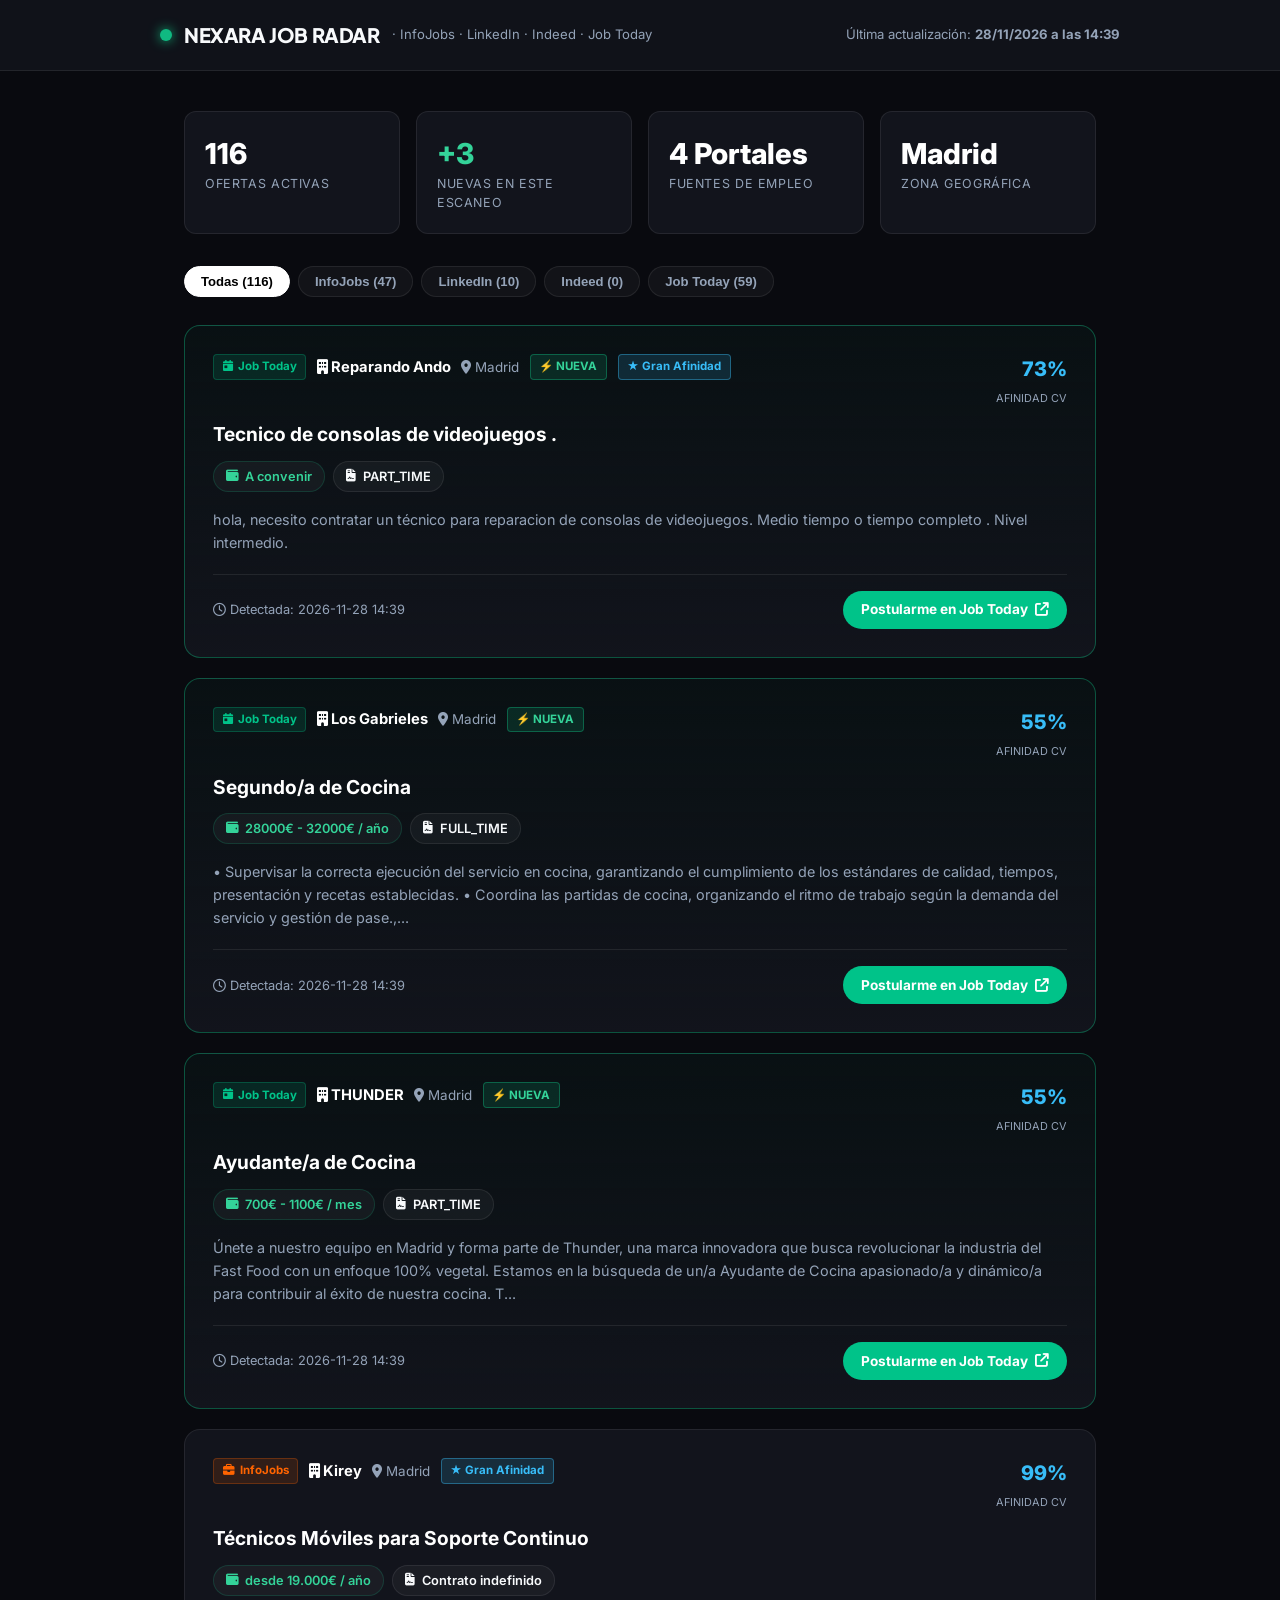
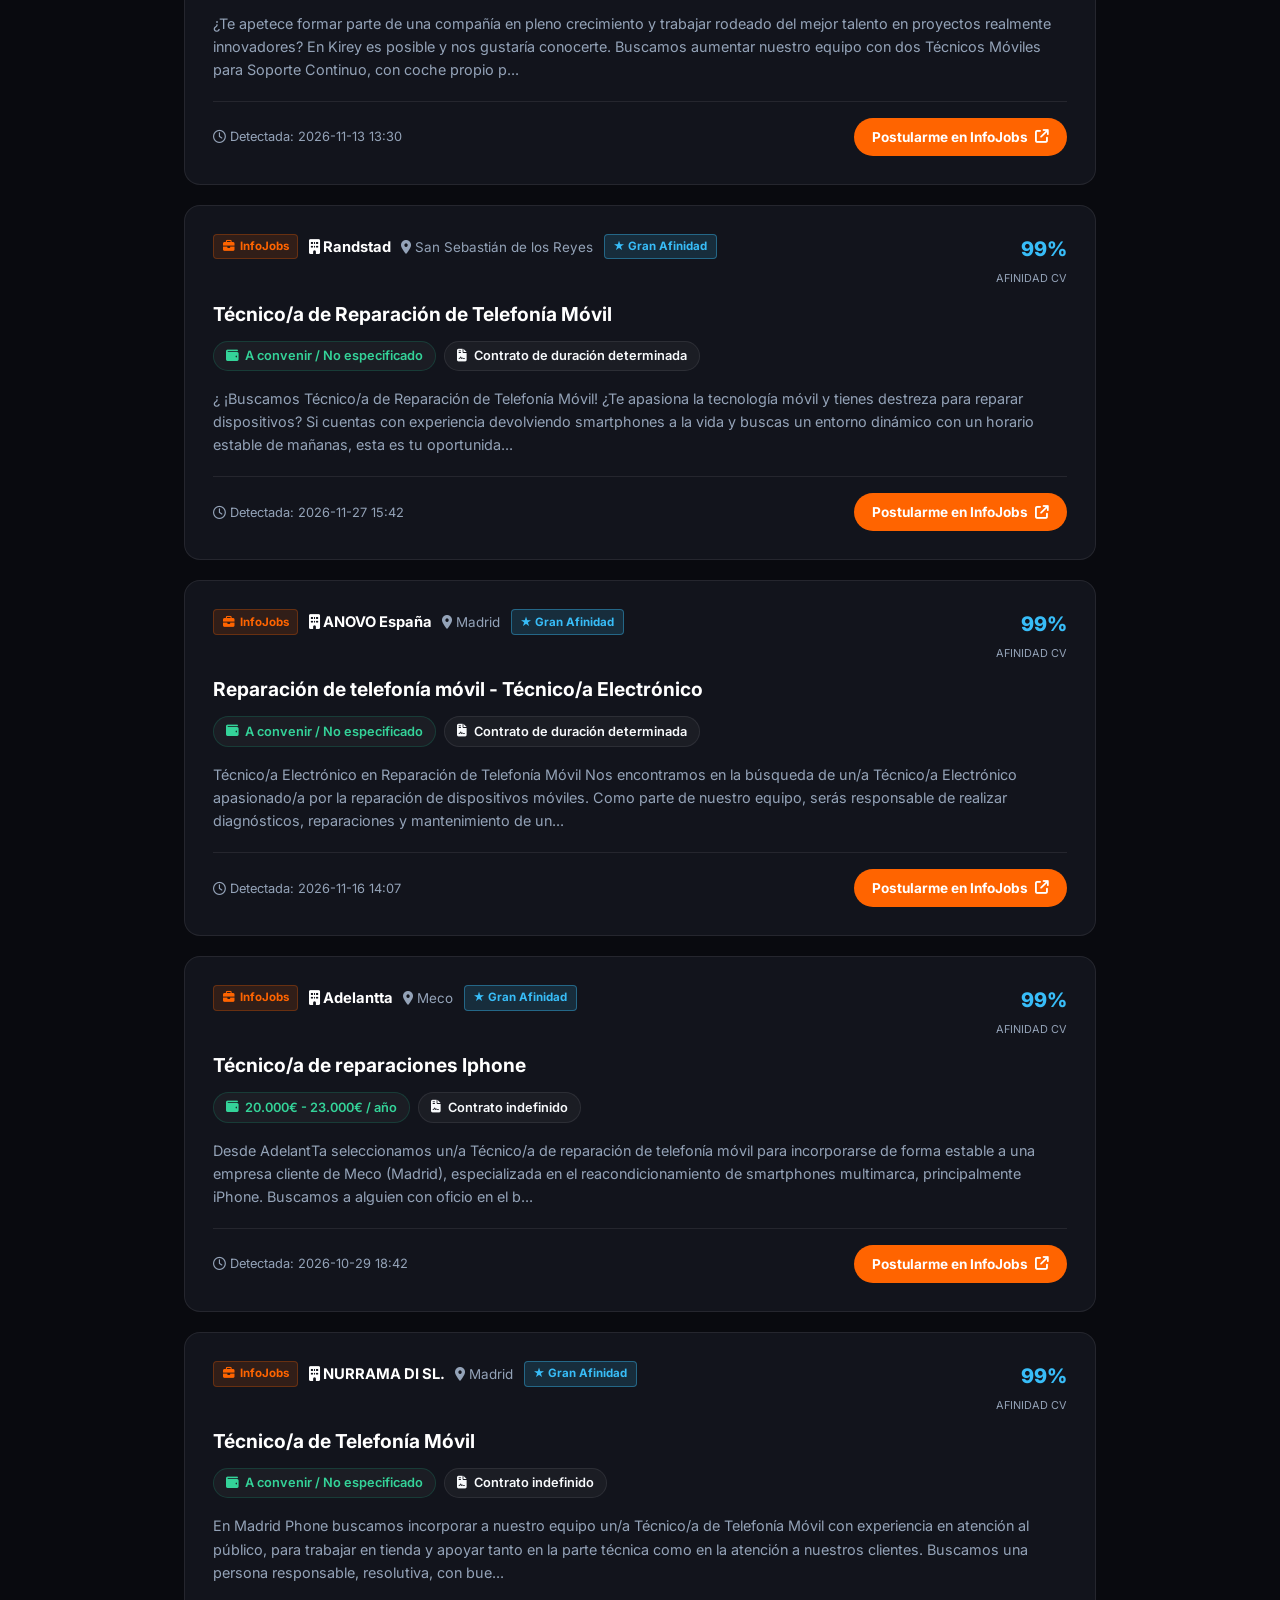
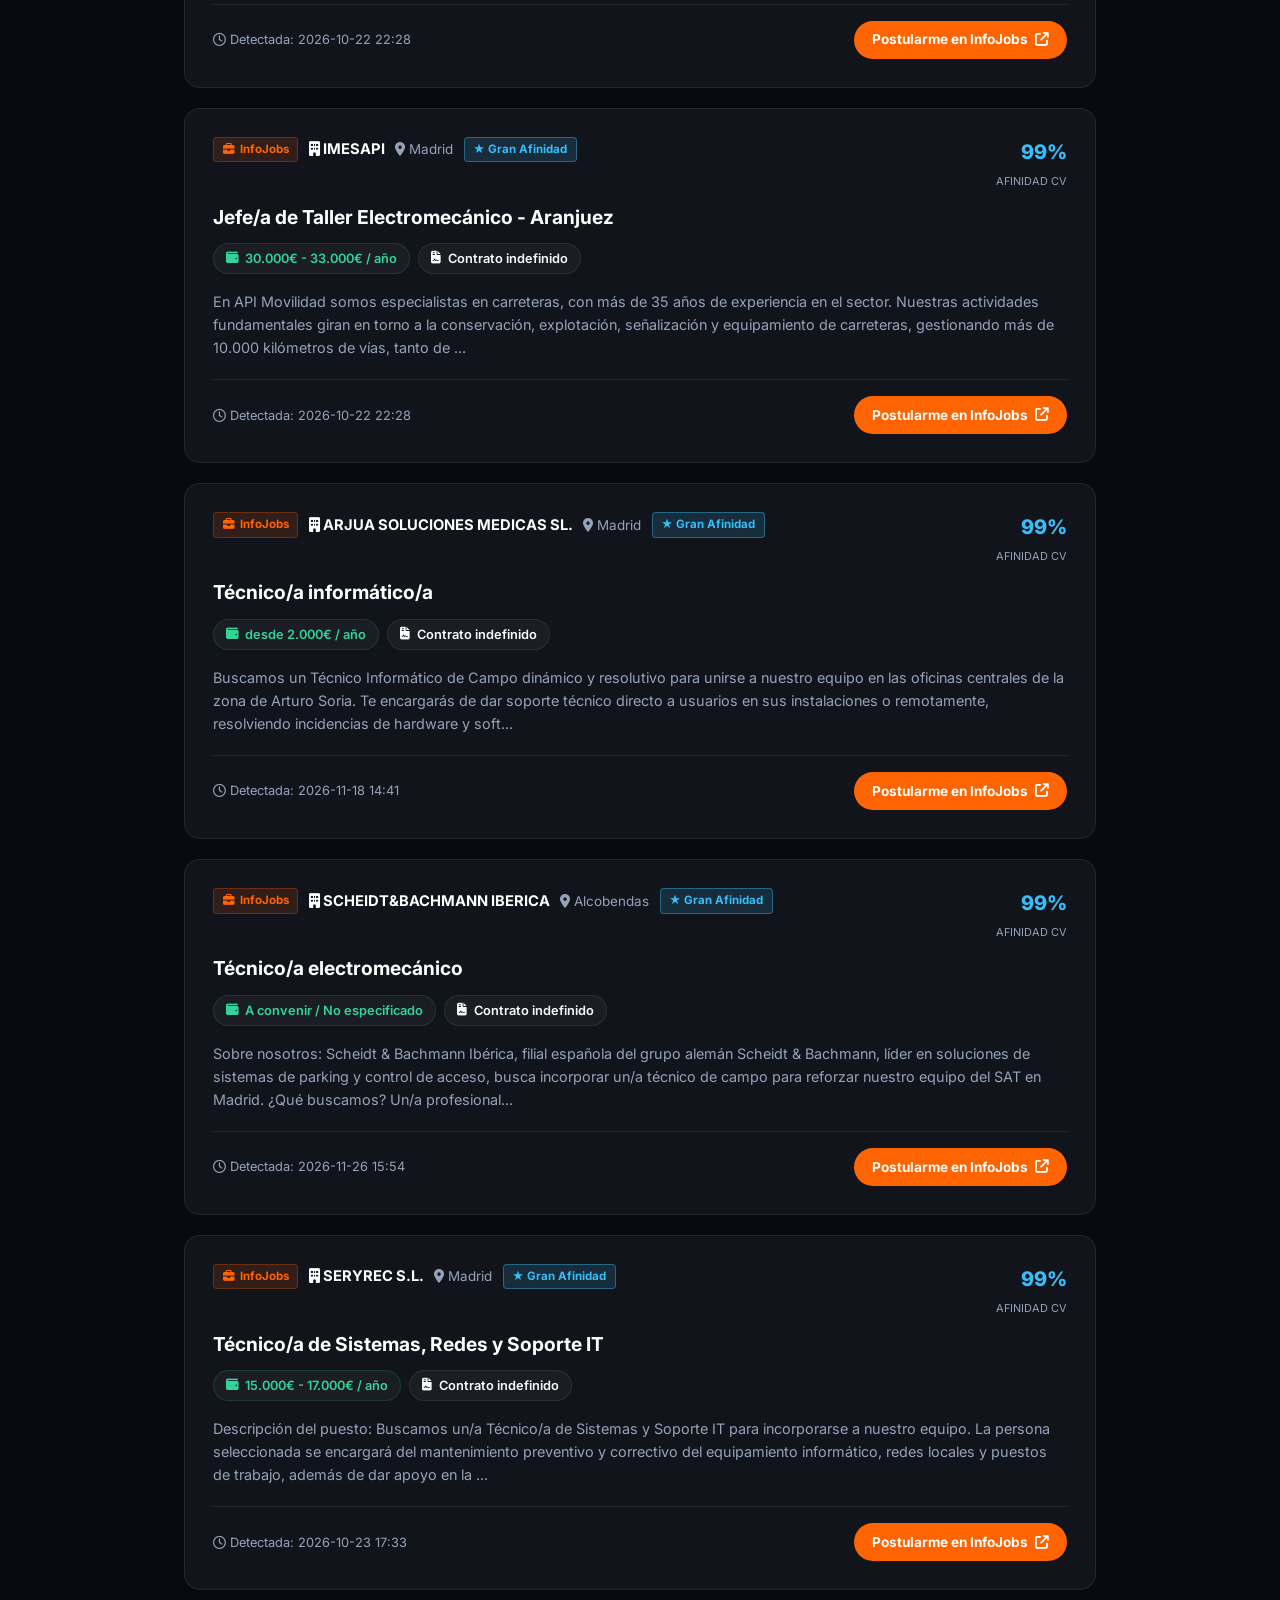
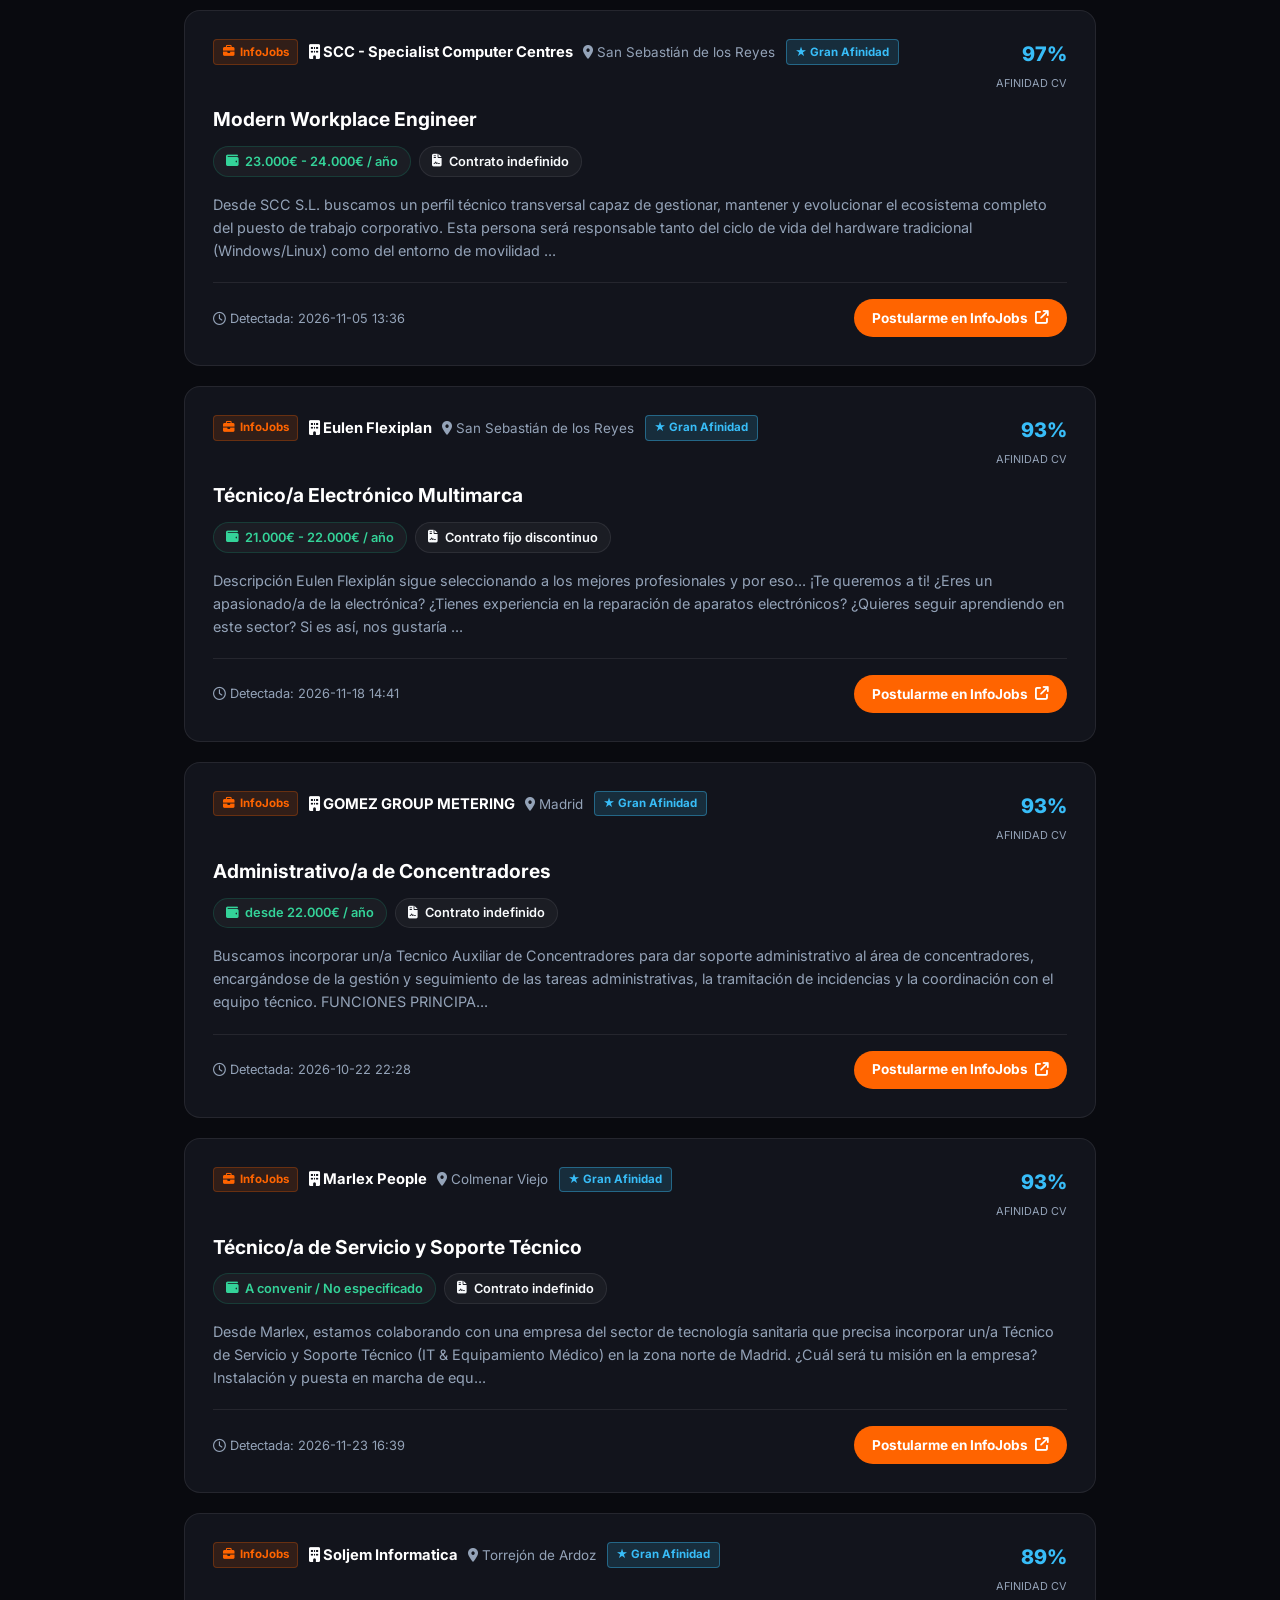
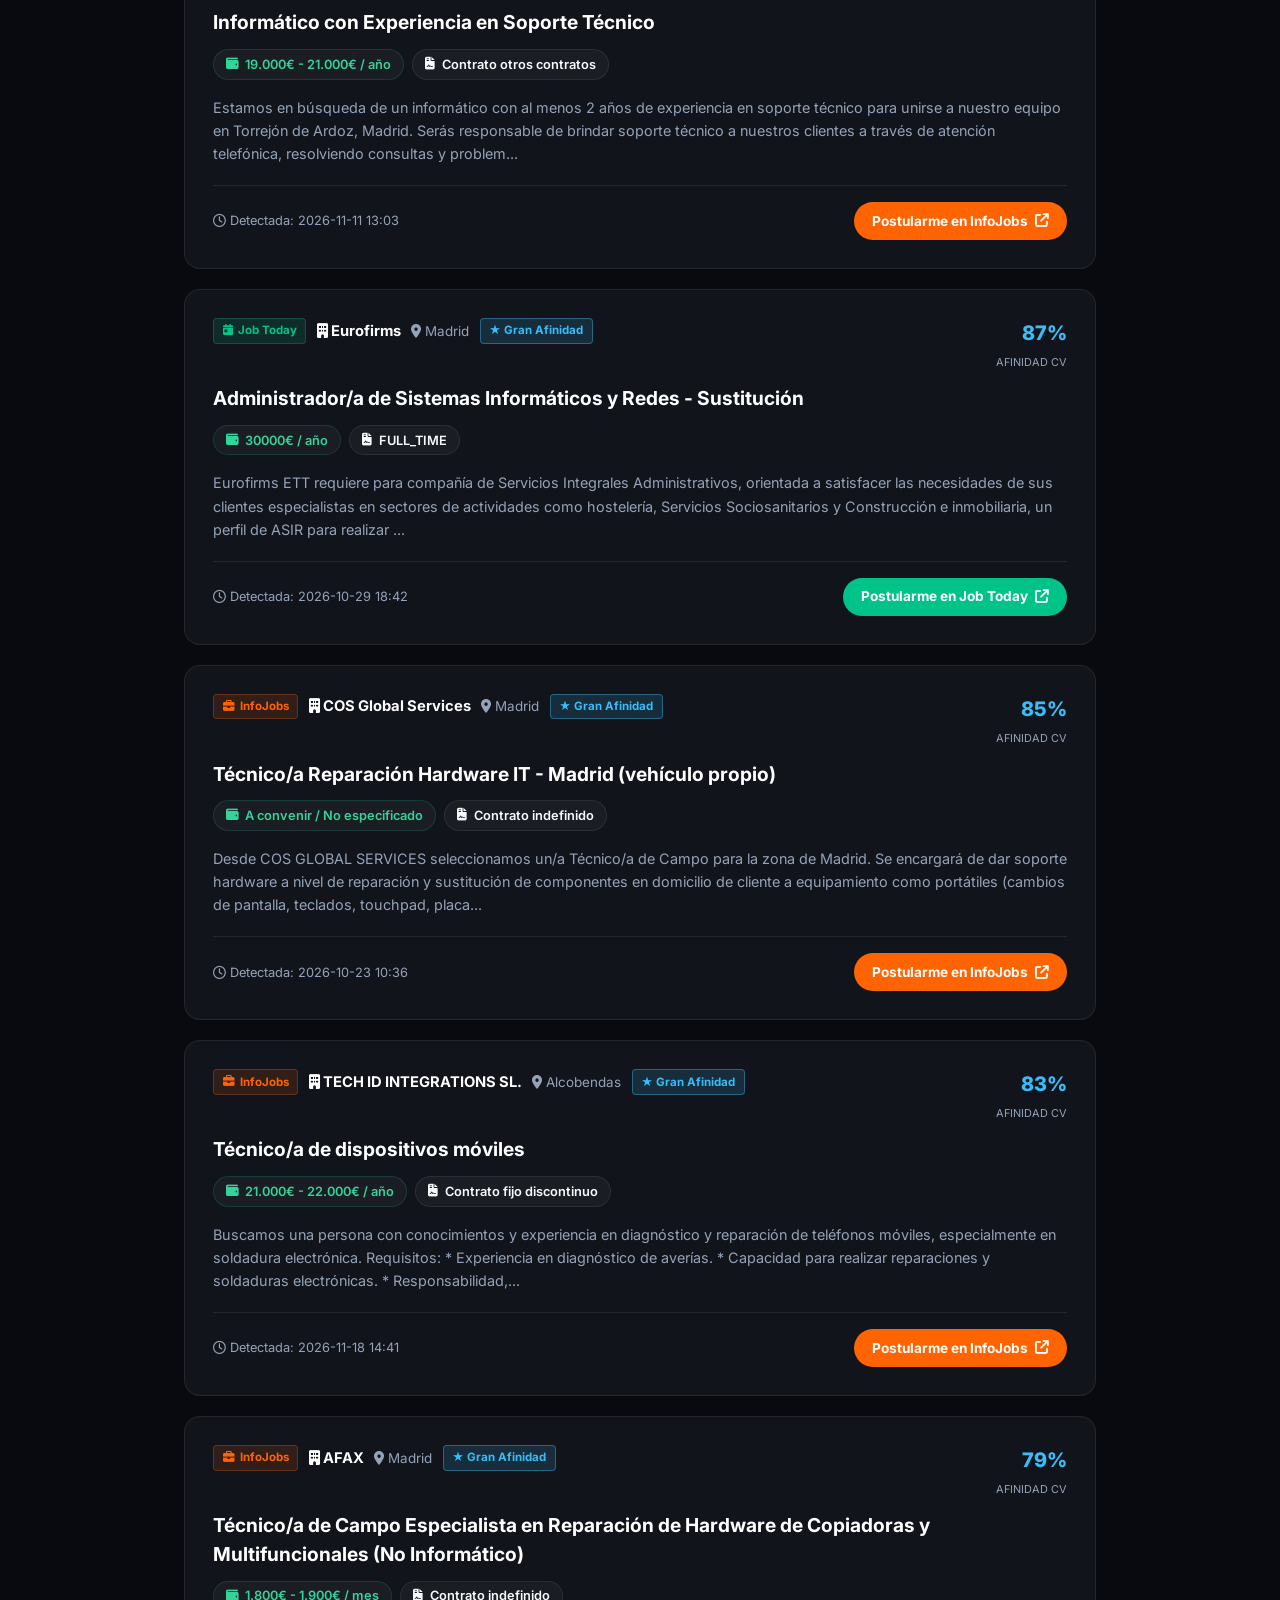
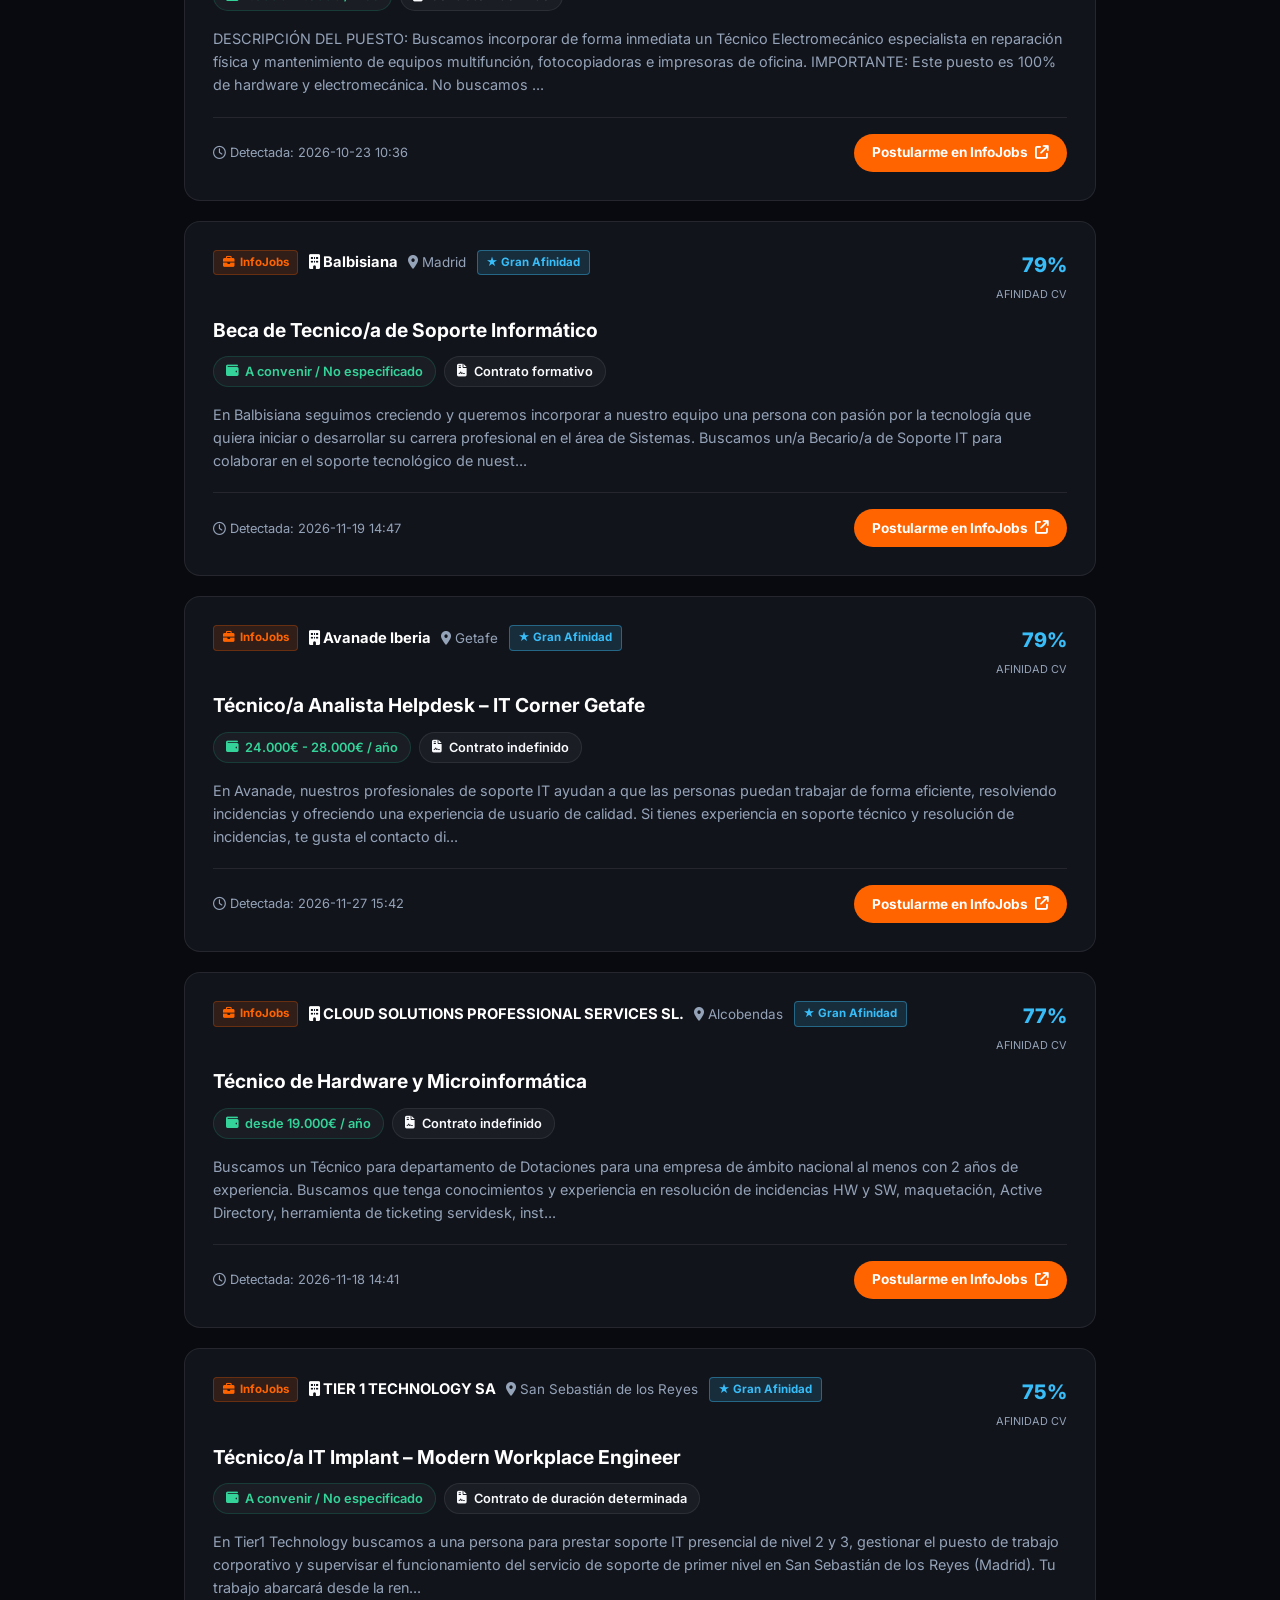
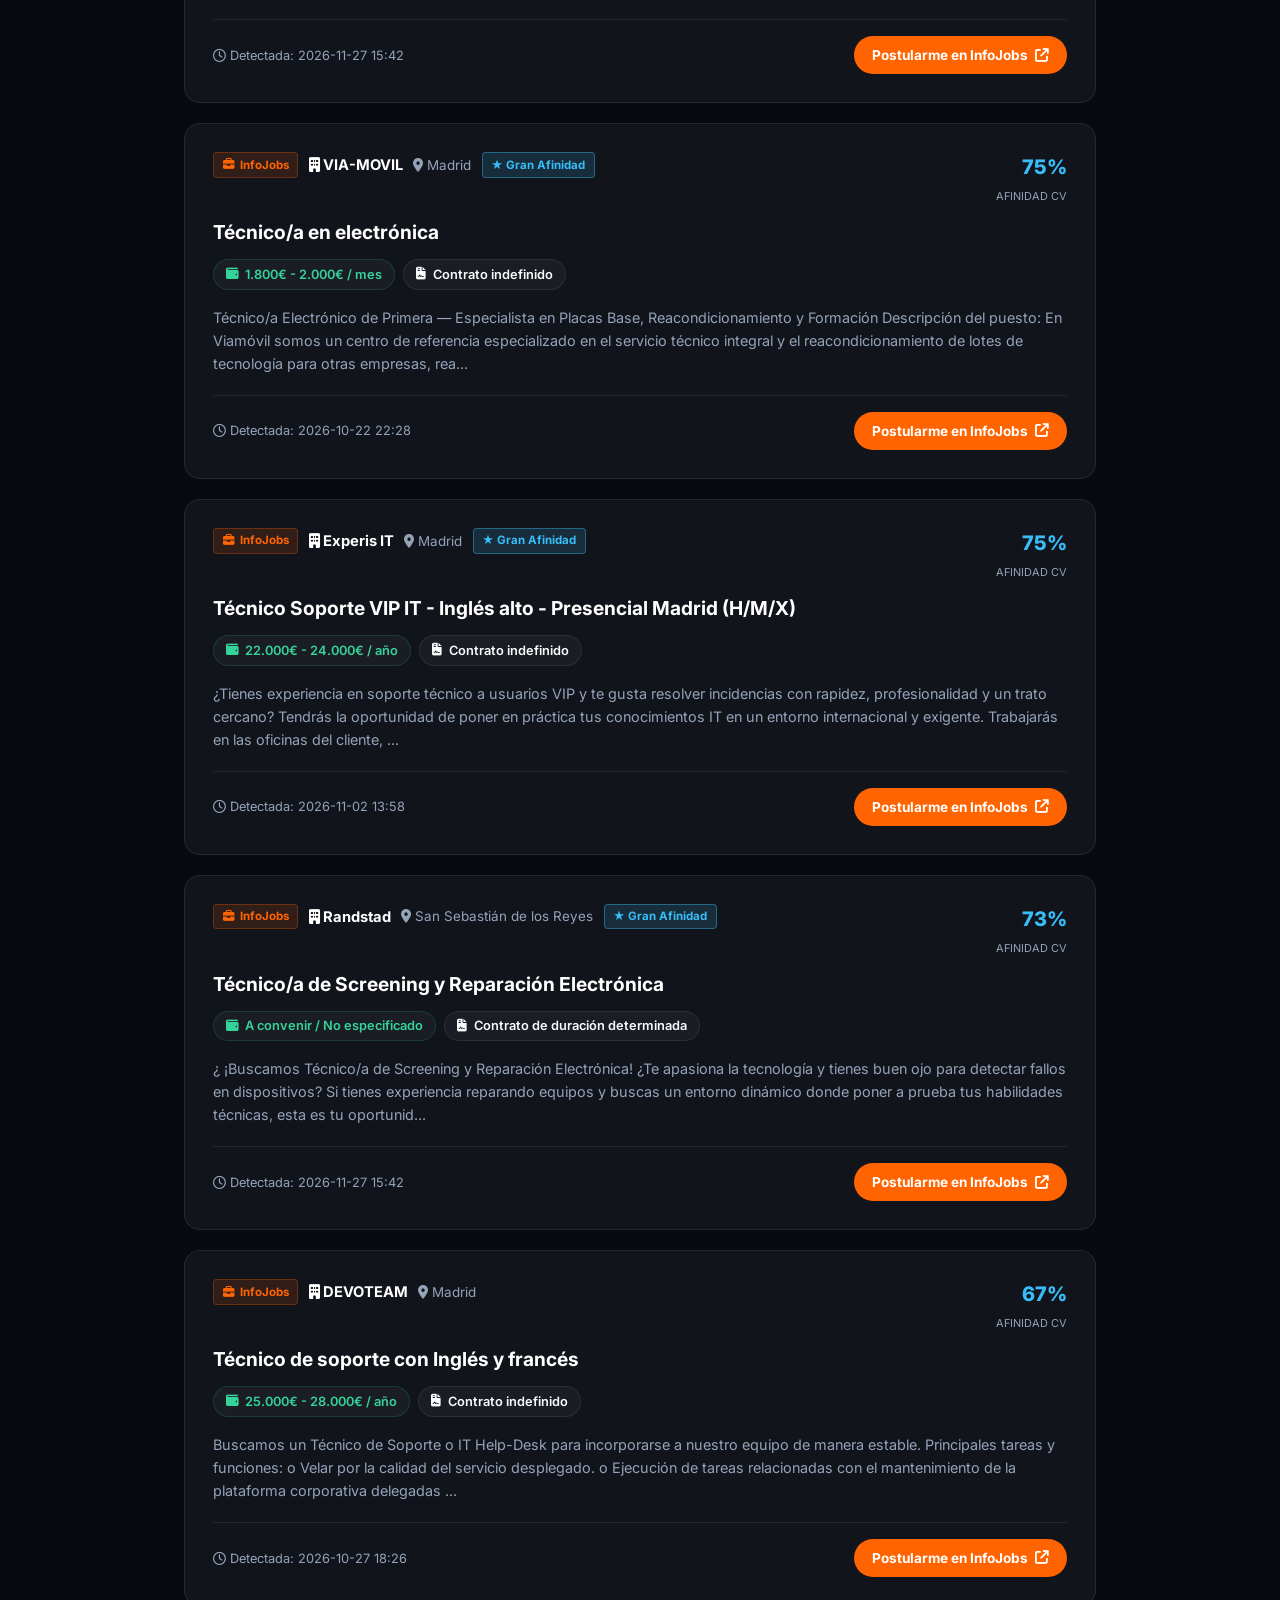
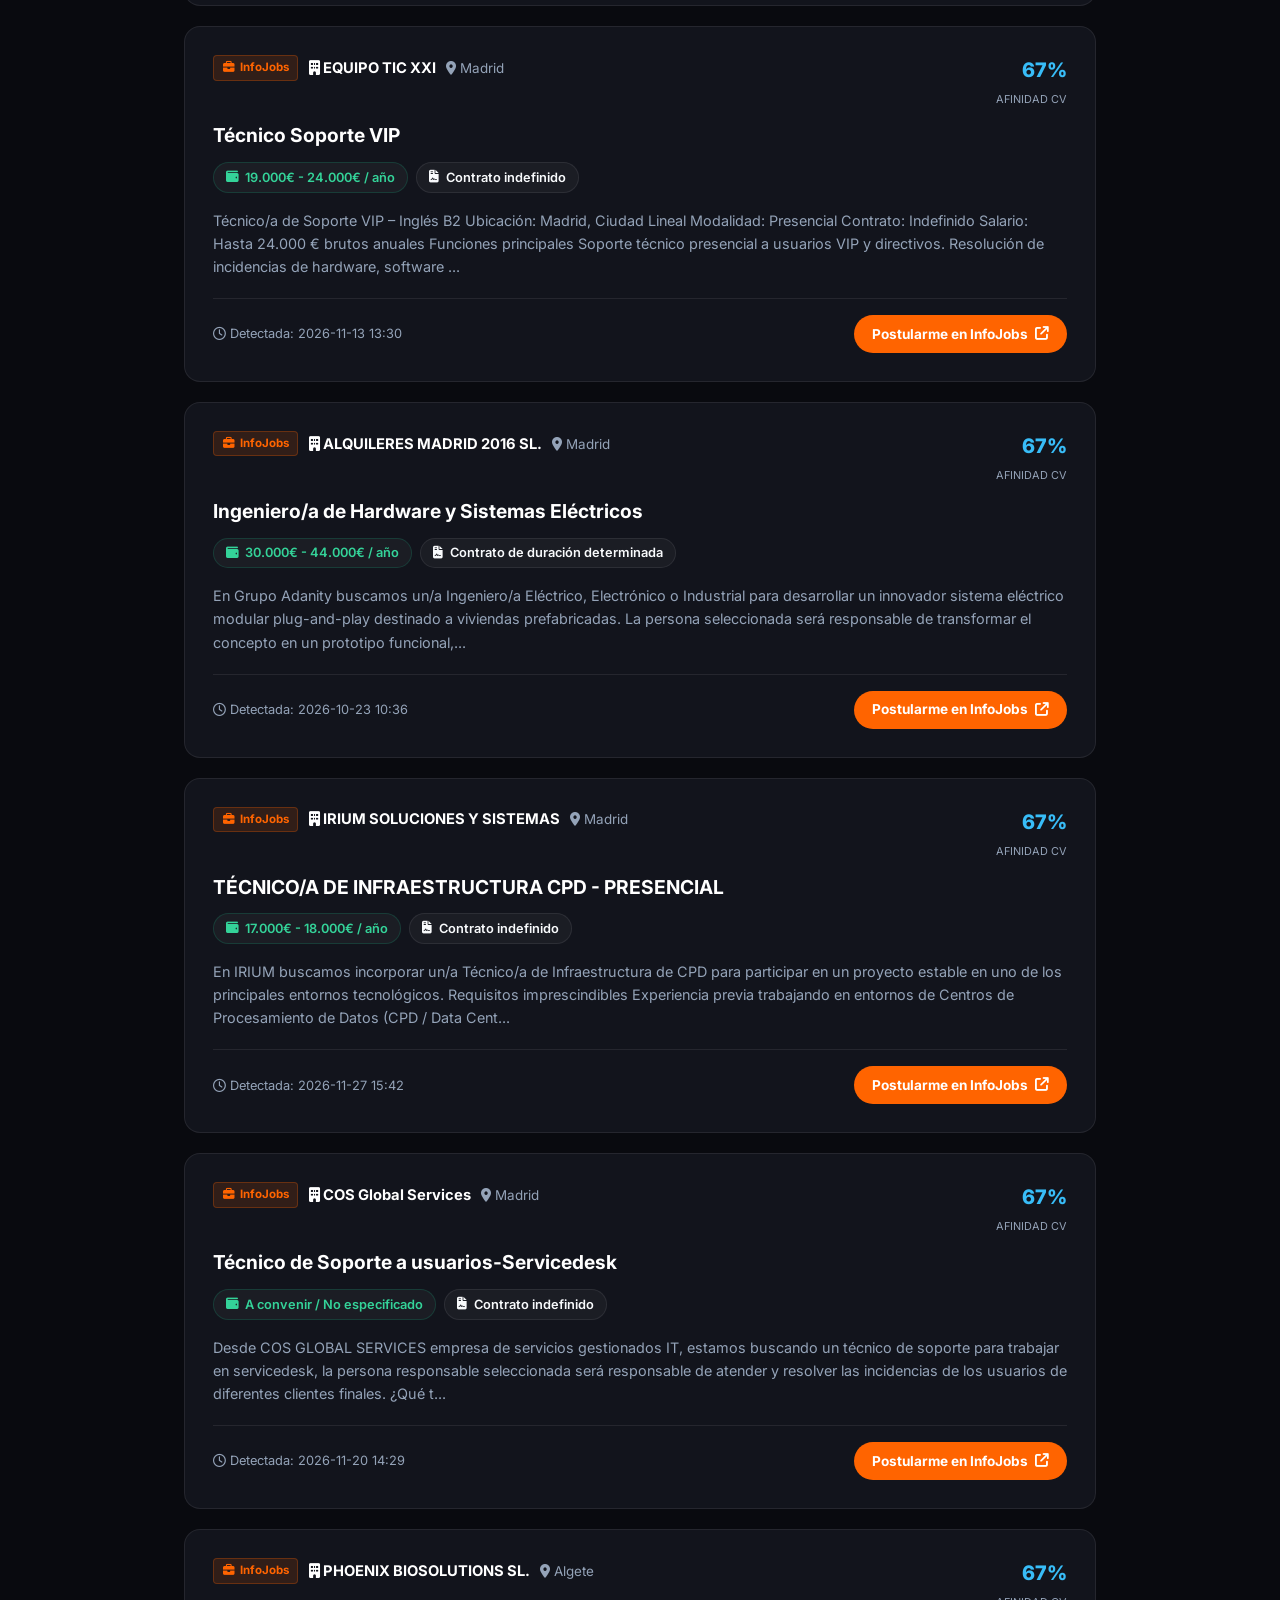
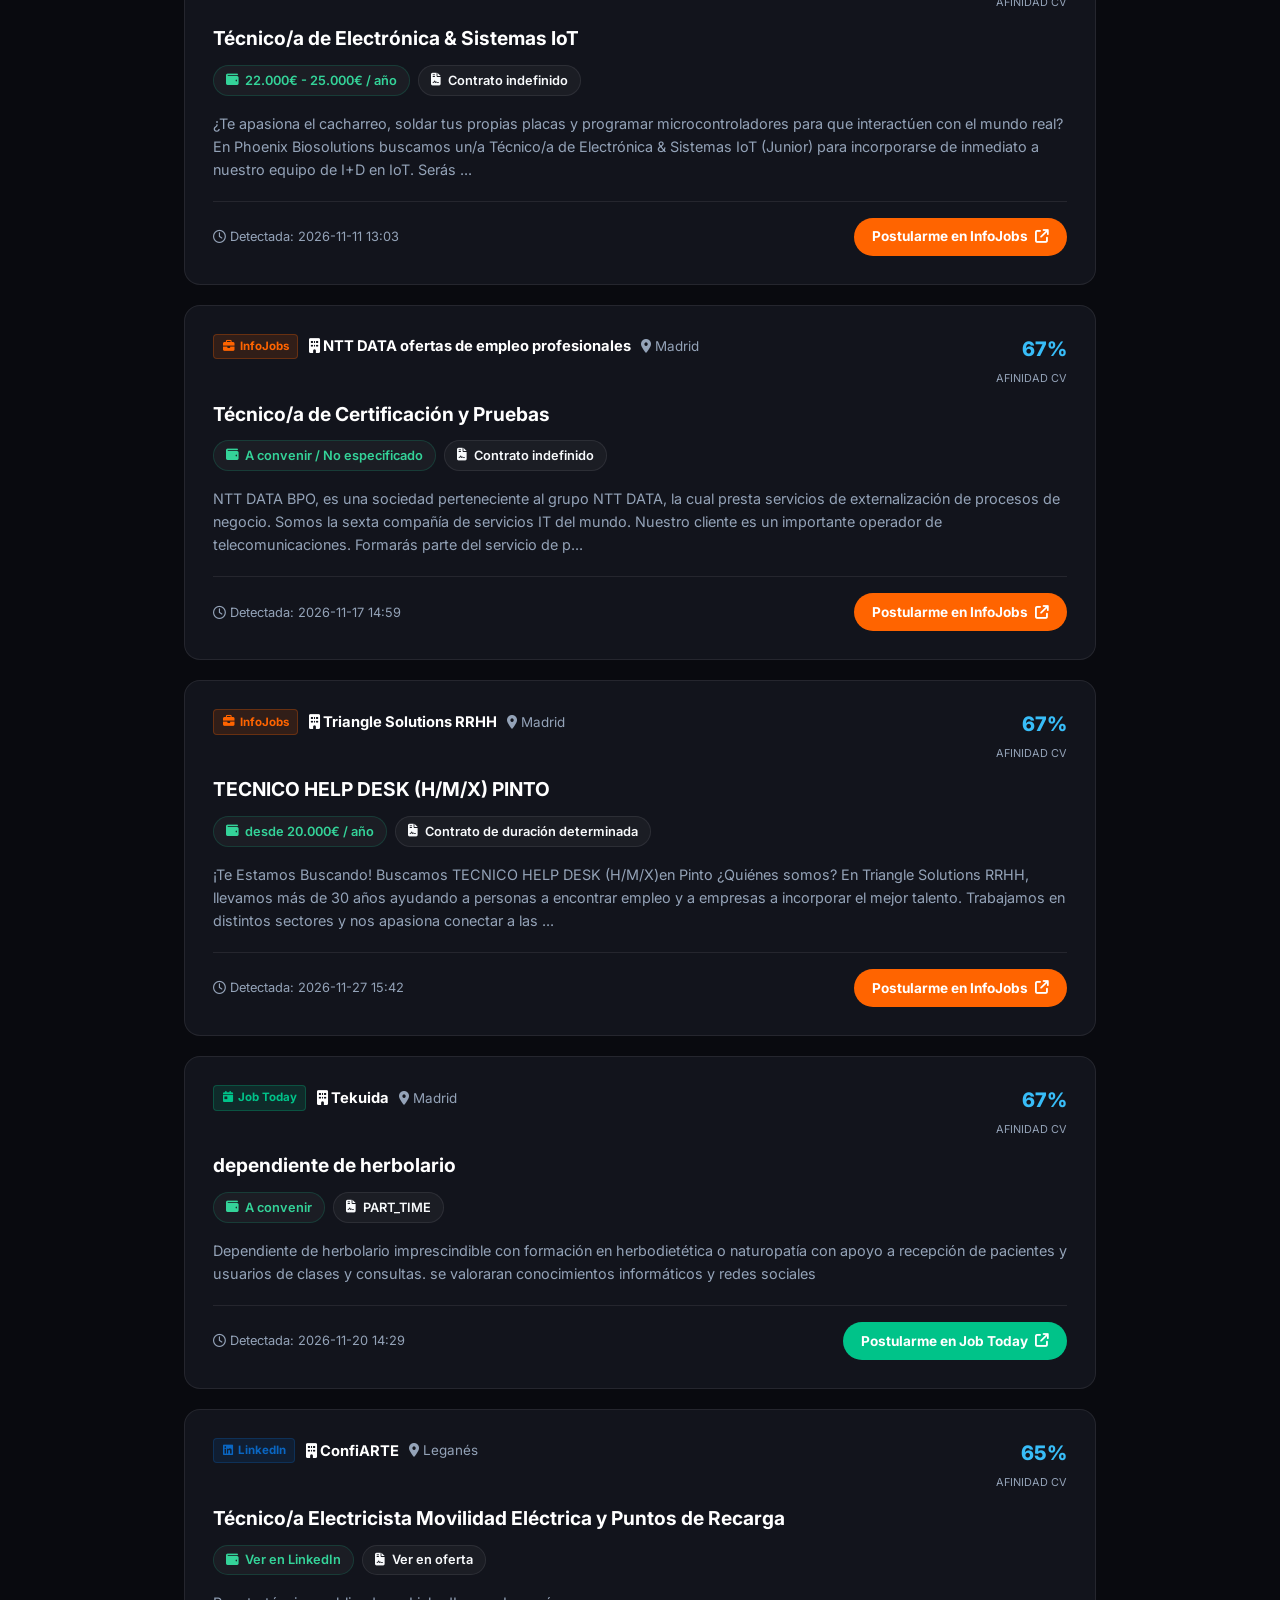
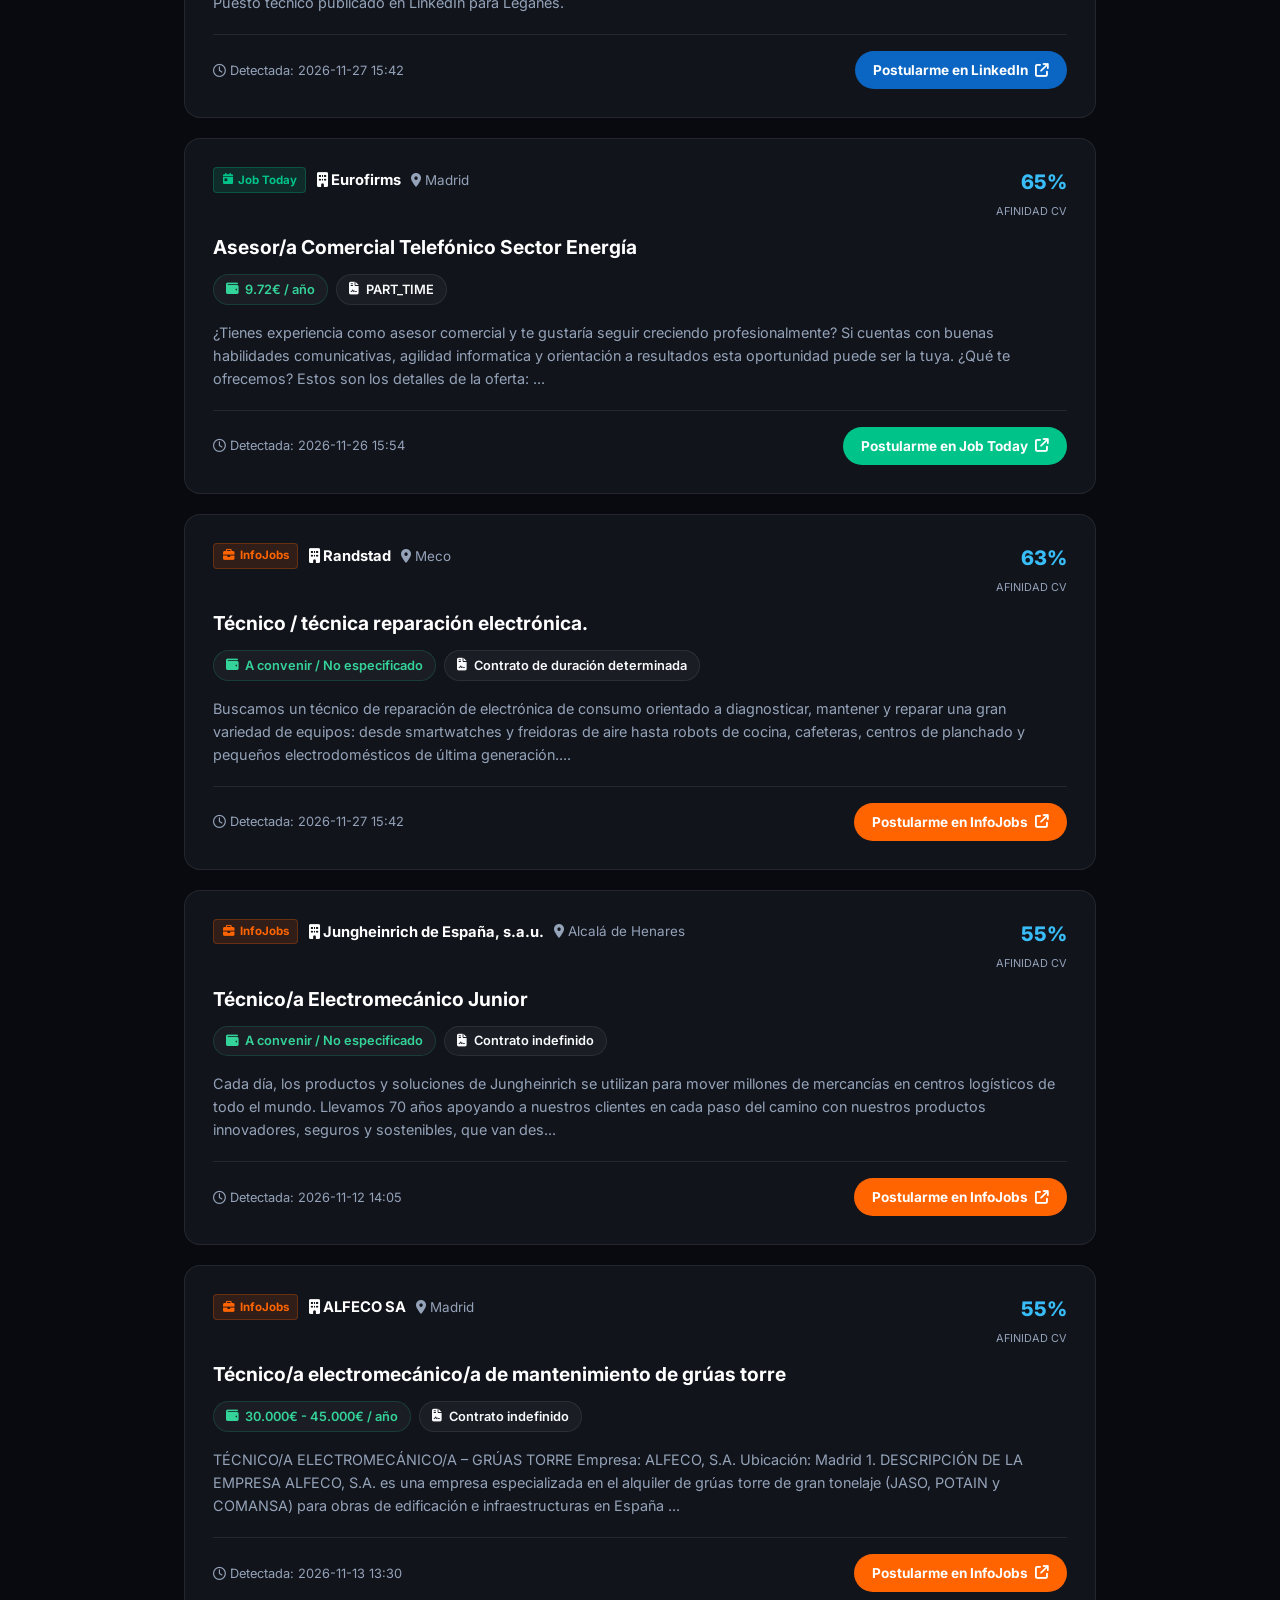
<file: radar/index.html>
<!DOCTYPE html>
<html lang="es">
<head>
  <meta charset="UTF-8" />
  <meta name="viewport" content="width=device-width, initial-scale=1.0" />
  <title>Radar de Empleo Madrid (4 Portales) — NEXARA</title>
  
  <link rel="preconnect" href="https://fonts.googleapis.com" />
  <link rel="preconnect" href="https://fonts.gstatic.com" crossorigin />
  <link href="https://fonts.googleapis.com/css2?family=Inter:wght@300;400;500;600;700;800&family=Plus+Jakarta+Sans:wght@700;800&display=swap" rel="stylesheet" />
  <link rel="stylesheet" href="https://cdnjs.cloudflare.com/ajax/libs/font-awesome/6.5.0/css/all.min.css" />

  <style>
    :root {
      --bg: #090a0f;
      --card-bg: #12141c;
      --border: rgba(255, 255, 255, 0.08);
      --accent: #38bdf8;
      --green: #10b981;
      --text: #f8fafc;
      --text-muted: #94a3b8;
    }
    * { box-sizing: border-box; margin: 0; padding: 0; }
    body {
      font-family: 'Inter', sans-serif;
      background: var(--bg);
      color: var(--text);
      line-height: 1.5;
      padding-bottom: 4rem;
    }
    header {
      background: rgba(18, 20, 28, 0.85);
      border-bottom: 1px solid var(--border);
      backdrop-filter: blur(16px);
      position: sticky;
      top: 0;
      z-index: 50;
      padding: 1.25rem 1.5rem;
    }
    .header-inner {
      max-width: 960px;
      margin: 0 auto;
      display: flex;
      justify-content: space-between;
      align-items: center;
      flex-wrap: wrap;
      gap: 1rem;
    }
    .brand-group {
      display: flex;
      align-items: center;
      gap: 0.75rem;
    }
    .radar-pulse {
      width: 12px;
      height: 12px;
      background: var(--green);
      border-radius: 50%;
      box-shadow: 0 0 12px var(--green);
      animation: pulse 1.8s infinite;
    }
    @keyframes pulse {
      0% { transform: scale(0.95); opacity: 0.7; }
      50% { transform: scale(1.3); opacity: 1; }
      100% { transform: scale(0.95); opacity: 0.7; }
    }
    h1 {
      font-family: 'Plus Jakarta Sans', sans-serif;
      font-size: 1.25rem;
      font-weight: 800;
      letter-spacing: -0.02em;
    }
    .meta-tag {
      font-size: 0.82rem;
      color: var(--text-muted);
    }
    .container {
      max-width: 960px;
      margin: 2.5rem auto 0;
      padding: 0 1.5rem;
    }
    .stats-bar {
      display: grid;
      grid-template-columns: repeat(auto-fit, minmax(170px, 1fr));
      gap: 1rem;
      margin-bottom: 2rem;
    }
    .stat-card {
      background: var(--card-bg);
      border: 1px solid var(--border);
      border-radius: 12px;
      padding: 1.25rem;
    }
    .stat-val {
      font-size: 1.8rem;
      font-weight: 800;
      color: #fff;
    }
    .stat-lbl {
      font-size: 0.78rem;
      color: var(--text-muted);
      text-transform: uppercase;
      letter-spacing: 0.05em;
    }
    .filter-bar {
      display: flex;
      gap: 0.5rem;
      margin-bottom: 1.75rem;
      flex-wrap: wrap;
    }
    .f-btn {
      background: rgba(255, 255, 255, 0.04);
      border: 1px solid var(--border);
      color: var(--text-muted);
      padding: 0.45rem 1rem;
      border-radius: 9999px;
      font-size: 0.82rem;
      font-weight: 600;
      cursor: pointer;
      transition: all 0.2s;
    }
    .f-btn.active {
      background: #fff;
      color: #000;
      border-color: #fff;
    }
    .jobs-feed {
      display: flex;
      flex-direction: column;
      gap: 1.25rem;
    }
    .job-card {
      background: var(--card-bg);
      border: 1px solid var(--border);
      border-radius: 16px;
      padding: 1.75rem;
      transition: transform 0.2s, border-color 0.2s;
    }
    .job-card:hover {
      transform: translateY(-2px);
      border-color: rgba(56, 189, 248, 0.35);
    }
    .job-card.is-new {
      border-color: rgba(16, 185, 129, 0.4);
      background: linear-gradient(180deg, rgba(16, 185, 129, 0.04) 0%, var(--card-bg) 100%);
    }
    .job-card-header {
      display: flex;
      justify-content: space-between;
      align-items: flex-start;
      margin-bottom: 0.75rem;
    }
    .job-meta-top {
      display: flex;
      align-items: center;
      gap: 0.65rem;
      flex-wrap: wrap;
    }
    .source-tag {
      font-size: 0.72rem;
      font-weight: 700;
      padding: 0.2rem 0.55rem;
      border-radius: 4px;
      border: 1px solid;
      display: inline-flex;
      align-items: center;
      gap: 0.3rem;
    }
    .job-company {
      font-weight: 700;
      color: #fff;
      font-size: 0.92rem;
    }
    .job-location {
      color: var(--text-muted);
      font-size: 0.84rem;
    }
    .badge-new {
      background: rgba(16, 185, 129, 0.15);
      border: 1px solid rgba(16, 185, 129, 0.4);
      color: #34d399;
      font-size: 0.72rem;
      font-weight: 700;
      padding: 0.2rem 0.55rem;
      border-radius: 4px;
    }
    .badge-match {
      background: rgba(56, 189, 248, 0.15);
      border: 1px solid rgba(56, 189, 248, 0.4);
      color: var(--accent);
      font-size: 0.72rem;
      font-weight: 700;
      padding: 0.2rem 0.55rem;
      border-radius: 4px;
    }
    .job-score {
      text-align: right;
    }
    .score-val {
      display: block;
      font-size: 1.25rem;
      font-weight: 800;
      color: var(--accent);
    }
    .score-lbl {
      font-size: 0.68rem;
      color: var(--text-muted);
      text-transform: uppercase;
    }
    .job-title {
      font-size: 1.2rem;
      font-weight: 700;
      color: #fff;
      margin-bottom: 0.75rem;
    }
    .job-perks {
      display: flex;
      gap: 0.5rem;
      flex-wrap: wrap;
      margin-bottom: 1rem;
    }
    .perk-tag {
      background: rgba(255, 255, 255, 0.04);
      border: 1px solid var(--border);
      padding: 0.3rem 0.75rem;
      border-radius: 9999px;
      font-size: 0.8rem;
      font-weight: 600;
      display: inline-flex;
      align-items: center;
      gap: 0.4rem;
    }
    .perk-tag.salary {
      color: #34d399;
      border-color: rgba(16, 185, 129, 0.2);
    }
    .job-desc {
      font-size: 0.9rem;
      color: var(--text-muted);
      margin-bottom: 1.25rem;
      line-height: 1.6;
    }
    .job-footer {
      display: flex;
      justify-content: space-between;
      align-items: center;
      border-top: 1px solid var(--border);
      padding-top: 1rem;
      flex-wrap: wrap;
      gap: 0.75rem;
    }
    .job-date {
      font-size: 0.8rem;
      color: var(--text-muted);
    }
    .btn-apply {
      font-weight: 700;
      font-size: 0.85rem;
      padding: 0.55rem 1.15rem;
      border-radius: 9999px;
      text-decoration: none;
      display: inline-flex;
      align-items: center;
      gap: 0.4rem;
      transition: opacity 0.2s, transform 0.2s;
    }
    .btn-apply:hover {
      opacity: 0.9;
      transform: translateY(-1px);
    }
  </style>
</head>
<body>

  <header>
    <div class="header-inner">
      <div class="brand-group">
        <span class="radar-pulse"></span>
        <h1>NEXARA JOB RADAR</h1>
        <span class="meta-tag">· InfoJobs · LinkedIn · Indeed · Job Today</span>
      </div>
      <div class="meta-tag">
        Última actualización: <strong>28/11/2026 a las 14:39</strong>
      </div>
    </div>
  </header>

  <main class="container">
    
    <div class="stats-bar">
      <div class="stat-card">
        <div class="stat-val">116</div>
        <div class="stat-lbl">Ofertas Activas</div>
      </div>
      <div class="stat-card">
        <div class="stat-val" style="color: #34d399;">+3</div>
        <div class="stat-lbl">Nuevas en este escaneo</div>
      </div>
      <div class="stat-card">
        <div class="stat-val">4 Portales</div>
        <div class="stat-lbl">Fuentes de Empleo</div>
      </div>
      <div class="stat-card">
        <div class="stat-val">Madrid</div>
        <div class="stat-lbl">Zona Geográfica</div>
      </div>
    </div>

    <div class="filter-bar">
      <button class="f-btn active" onclick="filterSource('all', this)">Todas (116)</button>
      <button class="f-btn" onclick="filterSource('InfoJobs', this)">InfoJobs (47)</button>
      <button class="f-btn" onclick="filterSource('LinkedIn', this)">LinkedIn (10)</button>
      <button class="f-btn" onclick="filterSource('Indeed', this)">Indeed (0)</button>
      <button class="f-btn" onclick="filterSource('Job Today', this)">Job Today (59)</button>
    </div>

    <section class="jobs-feed" id="jobsFeed">
      
        <article class="job-card is-new" data-source="Job Today">
          <div class="job-card-header">
            <div class="job-meta-top">
              <span class="source-tag" style="background: #00c38922; color: #00c389; border-color: #00c38944;">
                <i class="fas fa-calendar-day"></i> Job Today
              </span>
              <span class="job-company"><i class="fas fa-building"></i> Reparando Ando</span>
              <span class="job-location"><i class="fas fa-location-dot"></i> Madrid</span>
              <span class="badge-new">⚡ NUEVA</span>
              <span class="badge-match">★ Gran Afinidad</span>
            </div>
            <div class="job-score">
              <span class="score-val">73%</span>
              <span class="score-lbl">Afinidad CV</span>
            </div>
          </div>

          <h3 class="job-title">Tecnico de consolas de videojuegos .</h3>
          
          <div class="job-perks">
            <span class="perk-tag salary"><i class="fas fa-wallet"></i> A convenir</span>
            <span class="perk-tag contract"><i class="fas fa-file-contract"></i> PART_TIME</span>
          </div>

          <p class="job-desc">hola, necesito contratar un técnico para reparacion de consolas de videojuegos. Medio tiempo o tiempo completo . Nivel intermedio.</p>

          <div class="job-footer">
            <span class="job-date"><i class="far fa-clock"></i> Detectada: 2026-11-28 14:39</span>
            <a href="https://jobtoday.com/es/trabajo/tecnico-de-consolas-de-videojuegos-k5v83G" target="_blank" class="btn-apply" style="background: #00c389; color: #fff;">
              <span>Postularme en Job Today</span>
              <i class="fas fa-arrow-up-right-from-square"></i>
            </a>
          </div>
        </article>
        
        <article class="job-card is-new" data-source="Job Today">
          <div class="job-card-header">
            <div class="job-meta-top">
              <span class="source-tag" style="background: #00c38922; color: #00c389; border-color: #00c38944;">
                <i class="fas fa-calendar-day"></i> Job Today
              </span>
              <span class="job-company"><i class="fas fa-building"></i> Los Gabrieles</span>
              <span class="job-location"><i class="fas fa-location-dot"></i> Madrid</span>
              <span class="badge-new">⚡ NUEVA</span>
              
            </div>
            <div class="job-score">
              <span class="score-val">55%</span>
              <span class="score-lbl">Afinidad CV</span>
            </div>
          </div>

          <h3 class="job-title">Segundo/a de Cocina</h3>
          
          <div class="job-perks">
            <span class="perk-tag salary"><i class="fas fa-wallet"></i> 28000€ - 32000€ / año</span>
            <span class="perk-tag contract"><i class="fas fa-file-contract"></i> FULL_TIME</span>
          </div>

          <p class="job-desc">• Supervisar la correcta ejecución del servicio en cocina, garantizando el cumplimiento de los estándares de calidad, tiempos, presentación y recetas establecidas. • Coordina las partidas de cocina, organizando el ritmo de trabajo según la demanda del servicio y gestión de pase.,...</p>

          <div class="job-footer">
            <span class="job-date"><i class="far fa-clock"></i> Detectada: 2026-11-28 14:39</span>
            <a href="https://jobtoday.com/es/trabajo/segundo-a-de-cocina-Zk9OVn" target="_blank" class="btn-apply" style="background: #00c389; color: #fff;">
              <span>Postularme en Job Today</span>
              <i class="fas fa-arrow-up-right-from-square"></i>
            </a>
          </div>
        </article>
        
        <article class="job-card is-new" data-source="Job Today">
          <div class="job-card-header">
            <div class="job-meta-top">
              <span class="source-tag" style="background: #00c38922; color: #00c389; border-color: #00c38944;">
                <i class="fas fa-calendar-day"></i> Job Today
              </span>
              <span class="job-company"><i class="fas fa-building"></i> THUNDER</span>
              <span class="job-location"><i class="fas fa-location-dot"></i> Madrid</span>
              <span class="badge-new">⚡ NUEVA</span>
              
            </div>
            <div class="job-score">
              <span class="score-val">55%</span>
              <span class="score-lbl">Afinidad CV</span>
            </div>
          </div>

          <h3 class="job-title">Ayudante/a de Cocina</h3>
          
          <div class="job-perks">
            <span class="perk-tag salary"><i class="fas fa-wallet"></i> 700€ - 1100€ / mes</span>
            <span class="perk-tag contract"><i class="fas fa-file-contract"></i> PART_TIME</span>
          </div>

          <p class="job-desc">Únete a nuestro equipo en Madrid y forma parte de Thunder, una marca innovadora que busca revolucionar la industria del Fast Food con un enfoque 100% vegetal. Estamos en la búsqueda de un/a Ayudante de Cocina apasionado/a y dinámico/a para contribuir al éxito de nuestra cocina. T...</p>

          <div class="job-footer">
            <span class="job-date"><i class="far fa-clock"></i> Detectada: 2026-11-28 14:39</span>
            <a href="https://jobtoday.com/es/trabajo/ayudante-a-de-cocina-zPxrnL" target="_blank" class="btn-apply" style="background: #00c389; color: #fff;">
              <span>Postularme en Job Today</span>
              <i class="fas fa-arrow-up-right-from-square"></i>
            </a>
          </div>
        </article>
        
        <article class="job-card " data-source="InfoJobs">
          <div class="job-card-header">
            <div class="job-meta-top">
              <span class="source-tag" style="background: #ff640022; color: #ff6400; border-color: #ff640044;">
                <i class="fas fa-briefcase"></i> InfoJobs
              </span>
              <span class="job-company"><i class="fas fa-building"></i> Kirey</span>
              <span class="job-location"><i class="fas fa-location-dot"></i> Madrid</span>
              
              <span class="badge-match">★ Gran Afinidad</span>
            </div>
            <div class="job-score">
              <span class="score-val">99%</span>
              <span class="score-lbl">Afinidad CV</span>
            </div>
          </div>

          <h3 class="job-title">Técnicos Móviles para Soporte Continuo</h3>
          
          <div class="job-perks">
            <span class="perk-tag salary"><i class="fas fa-wallet"></i> desde 19.000€ / año</span>
            <span class="perk-tag contract"><i class="fas fa-file-contract"></i> Contrato indefinido</span>
          </div>

          <p class="job-desc">¿Te apetece formar parte de una compañía en pleno crecimiento y trabajar rodeado del mejor talento en proyectos realmente innovadores? En Kirey es posible y nos gustaría conocerte.
Buscamos aumentar nuestro equipo con dos Técnicos Móviles para Soporte Continuo, con coche propio p...</p>

          <div class="job-footer">
            <span class="job-date"><i class="far fa-clock"></i> Detectada: 2026-11-13 13:30</span>
            <a href="https://www.infojobs.net/madrid/tecnicos-moviles-para-soporte-continuo/of-id63c138575434d96fb7efee3a4392f?applicationOrigin=search-new&page=1&sortBy=RELEVANCE" target="_blank" class="btn-apply" style="background: #ff6400; color: #fff;">
              <span>Postularme en InfoJobs</span>
              <i class="fas fa-arrow-up-right-from-square"></i>
            </a>
          </div>
        </article>
        
        <article class="job-card " data-source="InfoJobs">
          <div class="job-card-header">
            <div class="job-meta-top">
              <span class="source-tag" style="background: #ff640022; color: #ff6400; border-color: #ff640044;">
                <i class="fas fa-briefcase"></i> InfoJobs
              </span>
              <span class="job-company"><i class="fas fa-building"></i> Randstad</span>
              <span class="job-location"><i class="fas fa-location-dot"></i> San Sebastián de los Reyes</span>
              
              <span class="badge-match">★ Gran Afinidad</span>
            </div>
            <div class="job-score">
              <span class="score-val">99%</span>
              <span class="score-lbl">Afinidad CV</span>
            </div>
          </div>

          <h3 class="job-title">Técnico/a de Reparación de Telefonía Móvil</h3>
          
          <div class="job-perks">
            <span class="perk-tag salary"><i class="fas fa-wallet"></i> A convenir / No especificado</span>
            <span class="perk-tag contract"><i class="fas fa-file-contract"></i> Contrato de duración determinada</span>
          </div>

          <p class="job-desc">¿ ¡Buscamos Técnico/a de Reparación de Telefonía Móvil!
¿Te apasiona la tecnología móvil y tienes destreza para reparar dispositivos? Si cuentas con experiencia devolviendo smartphones a la vida y buscas un entorno dinámico con un horario estable de mañanas, esta es tu oportunida...</p>

          <div class="job-footer">
            <span class="job-date"><i class="far fa-clock"></i> Detectada: 2026-11-27 15:42</span>
            <a href="https://www.infojobs.net/san-sebastian-de-los-reyes/tecnico-reparacion-telefonia-movil/of-i0c76785ca545efad63f5eccfd934d1?applicationOrigin=search-new&page=1&sortBy=RELEVANCE" target="_blank" class="btn-apply" style="background: #ff6400; color: #fff;">
              <span>Postularme en InfoJobs</span>
              <i class="fas fa-arrow-up-right-from-square"></i>
            </a>
          </div>
        </article>
        
        <article class="job-card " data-source="InfoJobs">
          <div class="job-card-header">
            <div class="job-meta-top">
              <span class="source-tag" style="background: #ff640022; color: #ff6400; border-color: #ff640044;">
                <i class="fas fa-briefcase"></i> InfoJobs
              </span>
              <span class="job-company"><i class="fas fa-building"></i> ANOVO España</span>
              <span class="job-location"><i class="fas fa-location-dot"></i> Madrid</span>
              
              <span class="badge-match">★ Gran Afinidad</span>
            </div>
            <div class="job-score">
              <span class="score-val">99%</span>
              <span class="score-lbl">Afinidad CV</span>
            </div>
          </div>

          <h3 class="job-title">Reparación de telefonía móvil - Técnico/a Electrónico</h3>
          
          <div class="job-perks">
            <span class="perk-tag salary"><i class="fas fa-wallet"></i> A convenir / No especificado</span>
            <span class="perk-tag contract"><i class="fas fa-file-contract"></i> Contrato de duración determinada</span>
          </div>

          <p class="job-desc">Técnico/a Electrónico en Reparación de Telefonía Móvil
Nos encontramos en la búsqueda de un/a Técnico/a Electrónico apasionado/a por la reparación de dispositivos móviles. Como parte de nuestro equipo, serás responsable de realizar diagnósticos, reparaciones y mantenimiento de un...</p>

          <div class="job-footer">
            <span class="job-date"><i class="far fa-clock"></i> Detectada: 2026-11-16 14:07</span>
            <a href="https://www.infojobs.net/madrid/reparacion-telefonia-movil-tecnico-electronico/of-i35be75a45b4bc39b31a004f4b50bda?applicationOrigin=search-new&page=1&sortBy=RELEVANCE" target="_blank" class="btn-apply" style="background: #ff6400; color: #fff;">
              <span>Postularme en InfoJobs</span>
              <i class="fas fa-arrow-up-right-from-square"></i>
            </a>
          </div>
        </article>
        
        <article class="job-card " data-source="InfoJobs">
          <div class="job-card-header">
            <div class="job-meta-top">
              <span class="source-tag" style="background: #ff640022; color: #ff6400; border-color: #ff640044;">
                <i class="fas fa-briefcase"></i> InfoJobs
              </span>
              <span class="job-company"><i class="fas fa-building"></i> Adelantta</span>
              <span class="job-location"><i class="fas fa-location-dot"></i> Meco</span>
              
              <span class="badge-match">★ Gran Afinidad</span>
            </div>
            <div class="job-score">
              <span class="score-val">99%</span>
              <span class="score-lbl">Afinidad CV</span>
            </div>
          </div>

          <h3 class="job-title">Técnico/a de reparaciones Iphone</h3>
          
          <div class="job-perks">
            <span class="perk-tag salary"><i class="fas fa-wallet"></i> 20.000€ - 23.000€ / año</span>
            <span class="perk-tag contract"><i class="fas fa-file-contract"></i> Contrato indefinido</span>
          </div>

          <p class="job-desc">Desde AdelantTa seleccionamos un/a Técnico/a de reparación de telefonía móvil para incorporarse de forma estable a una empresa cliente de Meco (Madrid), especializada en el reacondicionamiento de smartphones multimarca, principalmente iPhone.
Buscamos a alguien con oficio en el b...</p>

          <div class="job-footer">
            <span class="job-date"><i class="far fa-clock"></i> Detectada: 2026-10-29 18:42</span>
            <a href="https://www.infojobs.net/meco/tecnico-reparaciones-iphone/of-id3113a80dd40bca3de9619fdb73253?applicationOrigin=search-new&page=1&sortBy=RELEVANCE" target="_blank" class="btn-apply" style="background: #ff6400; color: #fff;">
              <span>Postularme en InfoJobs</span>
              <i class="fas fa-arrow-up-right-from-square"></i>
            </a>
          </div>
        </article>
        
        <article class="job-card " data-source="InfoJobs">
          <div class="job-card-header">
            <div class="job-meta-top">
              <span class="source-tag" style="background: #ff640022; color: #ff6400; border-color: #ff640044;">
                <i class="fas fa-briefcase"></i> InfoJobs
              </span>
              <span class="job-company"><i class="fas fa-building"></i> NURRAMA DI SL.</span>
              <span class="job-location"><i class="fas fa-location-dot"></i> Madrid</span>
              
              <span class="badge-match">★ Gran Afinidad</span>
            </div>
            <div class="job-score">
              <span class="score-val">99%</span>
              <span class="score-lbl">Afinidad CV</span>
            </div>
          </div>

          <h3 class="job-title">Técnico/a de Telefonía Móvil</h3>
          
          <div class="job-perks">
            <span class="perk-tag salary"><i class="fas fa-wallet"></i> A convenir / No especificado</span>
            <span class="perk-tag contract"><i class="fas fa-file-contract"></i> Contrato indefinido</span>
          </div>

          <p class="job-desc">En Madrid Phone buscamos incorporar a nuestro equipo un/a Técnico/a de Telefonía Móvil con experiencia en atención al público, para trabajar en tienda y apoyar tanto en la parte técnica como en la atención a nuestros clientes.
Buscamos una persona responsable, resolutiva, con bue...</p>

          <div class="job-footer">
            <span class="job-date"><i class="far fa-clock"></i> Detectada: 2026-10-22 22:28</span>
            <a href="https://www.infojobs.net/madrid/tecnico-telefonia-movil/of-i24a37b8ed74460800818080c1416c9?applicationOrigin=search-new&page=1&sortBy=RELEVANCE" target="_blank" class="btn-apply" style="background: #ff6400; color: #fff;">
              <span>Postularme en InfoJobs</span>
              <i class="fas fa-arrow-up-right-from-square"></i>
            </a>
          </div>
        </article>
        
        <article class="job-card " data-source="InfoJobs">
          <div class="job-card-header">
            <div class="job-meta-top">
              <span class="source-tag" style="background: #ff640022; color: #ff6400; border-color: #ff640044;">
                <i class="fas fa-briefcase"></i> InfoJobs
              </span>
              <span class="job-company"><i class="fas fa-building"></i> IMESAPI</span>
              <span class="job-location"><i class="fas fa-location-dot"></i> Madrid</span>
              
              <span class="badge-match">★ Gran Afinidad</span>
            </div>
            <div class="job-score">
              <span class="score-val">99%</span>
              <span class="score-lbl">Afinidad CV</span>
            </div>
          </div>

          <h3 class="job-title">Jefe/a de Taller Electromecánico - Aranjuez</h3>
          
          <div class="job-perks">
            <span class="perk-tag salary"><i class="fas fa-wallet"></i> 30.000€ - 33.000€ / año</span>
            <span class="perk-tag contract"><i class="fas fa-file-contract"></i> Contrato indefinido</span>
          </div>

          <p class="job-desc">En API Movilidad somos especialistas en carreteras, con más de 35 años de experiencia en el sector. Nuestras actividades fundamentales giran en torno a la conservación, explotación, señalización y equipamiento de carreteras, gestionando más de 10.000 kilómetros de vías, tanto de ...</p>

          <div class="job-footer">
            <span class="job-date"><i class="far fa-clock"></i> Detectada: 2026-10-22 22:28</span>
            <a href="https://www.infojobs.net/madrid/jefe-taller-electromecanico-aranjuez/of-i2a910dc48c4e2187a9c27a7f041366?applicationOrigin=search-new&page=1&sortBy=RELEVANCE" target="_blank" class="btn-apply" style="background: #ff6400; color: #fff;">
              <span>Postularme en InfoJobs</span>
              <i class="fas fa-arrow-up-right-from-square"></i>
            </a>
          </div>
        </article>
        
        <article class="job-card " data-source="InfoJobs">
          <div class="job-card-header">
            <div class="job-meta-top">
              <span class="source-tag" style="background: #ff640022; color: #ff6400; border-color: #ff640044;">
                <i class="fas fa-briefcase"></i> InfoJobs
              </span>
              <span class="job-company"><i class="fas fa-building"></i> ARJUA SOLUCIONES MEDICAS SL.</span>
              <span class="job-location"><i class="fas fa-location-dot"></i> Madrid</span>
              
              <span class="badge-match">★ Gran Afinidad</span>
            </div>
            <div class="job-score">
              <span class="score-val">99%</span>
              <span class="score-lbl">Afinidad CV</span>
            </div>
          </div>

          <h3 class="job-title">Técnico/a informático/a</h3>
          
          <div class="job-perks">
            <span class="perk-tag salary"><i class="fas fa-wallet"></i> desde 2.000€ / año</span>
            <span class="perk-tag contract"><i class="fas fa-file-contract"></i> Contrato indefinido</span>
          </div>

          <p class="job-desc">Buscamos un Técnico Informático de Campo dinámico y resolutivo para unirse a nuestro equipo en las oficinas centrales de la zona de Arturo Soria.
Te encargarás de dar soporte técnico directo a usuarios en sus instalaciones o remotamente, resolviendo incidencias de hardware y soft...</p>

          <div class="job-footer">
            <span class="job-date"><i class="far fa-clock"></i> Detectada: 2026-11-18 14:41</span>
            <a href="https://www.infojobs.net/madrid/tecnico-informatico/of-i193352722d4e6ea9068ee865903bab?applicationOrigin=search-new&page=1&sortBy=RELEVANCE" target="_blank" class="btn-apply" style="background: #ff6400; color: #fff;">
              <span>Postularme en InfoJobs</span>
              <i class="fas fa-arrow-up-right-from-square"></i>
            </a>
          </div>
        </article>
        
        <article class="job-card " data-source="InfoJobs">
          <div class="job-card-header">
            <div class="job-meta-top">
              <span class="source-tag" style="background: #ff640022; color: #ff6400; border-color: #ff640044;">
                <i class="fas fa-briefcase"></i> InfoJobs
              </span>
              <span class="job-company"><i class="fas fa-building"></i> SCHEIDT&BACHMANN IBERICA</span>
              <span class="job-location"><i class="fas fa-location-dot"></i> Alcobendas</span>
              
              <span class="badge-match">★ Gran Afinidad</span>
            </div>
            <div class="job-score">
              <span class="score-val">99%</span>
              <span class="score-lbl">Afinidad CV</span>
            </div>
          </div>

          <h3 class="job-title">Técnico/a electromecánico</h3>
          
          <div class="job-perks">
            <span class="perk-tag salary"><i class="fas fa-wallet"></i> A convenir / No especificado</span>
            <span class="perk-tag contract"><i class="fas fa-file-contract"></i> Contrato indefinido</span>
          </div>

          <p class="job-desc">Sobre nosotros:
Scheidt & Bachmann Ibérica, filial española del grupo alemán Scheidt & Bachmann, líder en soluciones de sistemas de parking y control de acceso, busca incorporar un/a técnico de campo para reforzar nuestro equipo del SAT en Madrid.
¿Qué buscamos? 
Un/a profesional...</p>

          <div class="job-footer">
            <span class="job-date"><i class="far fa-clock"></i> Detectada: 2026-11-26 15:54</span>
            <a href="https://www.infojobs.net/alcobendas/tecnico-electromecanico/of-i468285aadf408db5d5644d10cf7b70?applicationOrigin=search-new&page=1&sortBy=RELEVANCE" target="_blank" class="btn-apply" style="background: #ff6400; color: #fff;">
              <span>Postularme en InfoJobs</span>
              <i class="fas fa-arrow-up-right-from-square"></i>
            </a>
          </div>
        </article>
        
        <article class="job-card " data-source="InfoJobs">
          <div class="job-card-header">
            <div class="job-meta-top">
              <span class="source-tag" style="background: #ff640022; color: #ff6400; border-color: #ff640044;">
                <i class="fas fa-briefcase"></i> InfoJobs
              </span>
              <span class="job-company"><i class="fas fa-building"></i> SERYREC S.L.</span>
              <span class="job-location"><i class="fas fa-location-dot"></i> Madrid</span>
              
              <span class="badge-match">★ Gran Afinidad</span>
            </div>
            <div class="job-score">
              <span class="score-val">99%</span>
              <span class="score-lbl">Afinidad CV</span>
            </div>
          </div>

          <h3 class="job-title">Técnico/a de Sistemas, Redes y Soporte IT</h3>
          
          <div class="job-perks">
            <span class="perk-tag salary"><i class="fas fa-wallet"></i> 15.000€ - 17.000€ / año</span>
            <span class="perk-tag contract"><i class="fas fa-file-contract"></i> Contrato indefinido</span>
          </div>

          <p class="job-desc">Descripción del puesto:
Buscamos un/a Técnico/a de Sistemas y Soporte IT para incorporarse a nuestro equipo. La persona seleccionada se encargará del mantenimiento preventivo y correctivo del equipamiento informático, redes locales y puestos de trabajo, además de dar apoyo en la ...</p>

          <div class="job-footer">
            <span class="job-date"><i class="far fa-clock"></i> Detectada: 2026-10-23 17:33</span>
            <a href="https://www.infojobs.net/madrid/tecnico-sistemas-redes-soporte-it/of-id9c320c5a54fcc986ce174e247ab13?applicationOrigin=search-new&page=1&sortBy=RELEVANCE" target="_blank" class="btn-apply" style="background: #ff6400; color: #fff;">
              <span>Postularme en InfoJobs</span>
              <i class="fas fa-arrow-up-right-from-square"></i>
            </a>
          </div>
        </article>
        
        <article class="job-card " data-source="InfoJobs">
          <div class="job-card-header">
            <div class="job-meta-top">
              <span class="source-tag" style="background: #ff640022; color: #ff6400; border-color: #ff640044;">
                <i class="fas fa-briefcase"></i> InfoJobs
              </span>
              <span class="job-company"><i class="fas fa-building"></i> SCC - Specialist Computer Centres</span>
              <span class="job-location"><i class="fas fa-location-dot"></i> San Sebastián de los Reyes</span>
              
              <span class="badge-match">★ Gran Afinidad</span>
            </div>
            <div class="job-score">
              <span class="score-val">97%</span>
              <span class="score-lbl">Afinidad CV</span>
            </div>
          </div>

          <h3 class="job-title">Modern Workplace Engineer</h3>
          
          <div class="job-perks">
            <span class="perk-tag salary"><i class="fas fa-wallet"></i> 23.000€ - 24.000€ / año</span>
            <span class="perk-tag contract"><i class="fas fa-file-contract"></i> Contrato indefinido</span>
          </div>

          <p class="job-desc">Desde SCC S.L. buscamos un perfil técnico transversal capaz de gestionar, mantener y evolucionar el ecosistema completo del puesto de trabajo corporativo. Esta persona será responsable tanto del ciclo de vida del hardware tradicional (Windows/Linux) como del entorno de movilidad ...</p>

          <div class="job-footer">
            <span class="job-date"><i class="far fa-clock"></i> Detectada: 2026-11-05 13:36</span>
            <a href="https://www.infojobs.net/san-sebastian-de-los-reyes/modern-workplace-engineer/of-i589710b7d7446e8b61f3be70ee07c2?applicationOrigin=search-new&page=1&sortBy=RELEVANCE" target="_blank" class="btn-apply" style="background: #ff6400; color: #fff;">
              <span>Postularme en InfoJobs</span>
              <i class="fas fa-arrow-up-right-from-square"></i>
            </a>
          </div>
        </article>
        
        <article class="job-card " data-source="InfoJobs">
          <div class="job-card-header">
            <div class="job-meta-top">
              <span class="source-tag" style="background: #ff640022; color: #ff6400; border-color: #ff640044;">
                <i class="fas fa-briefcase"></i> InfoJobs
              </span>
              <span class="job-company"><i class="fas fa-building"></i> Eulen Flexiplan</span>
              <span class="job-location"><i class="fas fa-location-dot"></i> San Sebastián de los Reyes</span>
              
              <span class="badge-match">★ Gran Afinidad</span>
            </div>
            <div class="job-score">
              <span class="score-val">93%</span>
              <span class="score-lbl">Afinidad CV</span>
            </div>
          </div>

          <h3 class="job-title">Técnico/a Electrónico Multimarca</h3>
          
          <div class="job-perks">
            <span class="perk-tag salary"><i class="fas fa-wallet"></i> 21.000€ - 22.000€ / año</span>
            <span class="perk-tag contract"><i class="fas fa-file-contract"></i> Contrato fijo discontinuo</span>
          </div>

          <p class="job-desc">Descripción
Eulen Flexiplán sigue seleccionando a los mejores profesionales y por eso... ¡Te queremos a ti!
¿Eres un apasionado/a de la electrónica? ¿Tienes experiencia en la reparación de aparatos electrónicos? ¿Quieres seguir aprendiendo en este sector? Si es así, nos gustaría ...</p>

          <div class="job-footer">
            <span class="job-date"><i class="far fa-clock"></i> Detectada: 2026-11-18 14:41</span>
            <a href="https://www.infojobs.net/san-sebastian-de-los-reyes/tecnico-electronico-multimarca/of-i55071a97fd41da80f2ff861b6dbfdc?applicationOrigin=search-new&page=1&sortBy=RELEVANCE" target="_blank" class="btn-apply" style="background: #ff6400; color: #fff;">
              <span>Postularme en InfoJobs</span>
              <i class="fas fa-arrow-up-right-from-square"></i>
            </a>
          </div>
        </article>
        
        <article class="job-card " data-source="InfoJobs">
          <div class="job-card-header">
            <div class="job-meta-top">
              <span class="source-tag" style="background: #ff640022; color: #ff6400; border-color: #ff640044;">
                <i class="fas fa-briefcase"></i> InfoJobs
              </span>
              <span class="job-company"><i class="fas fa-building"></i> GOMEZ GROUP METERING</span>
              <span class="job-location"><i class="fas fa-location-dot"></i> Madrid</span>
              
              <span class="badge-match">★ Gran Afinidad</span>
            </div>
            <div class="job-score">
              <span class="score-val">93%</span>
              <span class="score-lbl">Afinidad CV</span>
            </div>
          </div>

          <h3 class="job-title">Administrativo/a de Concentradores</h3>
          
          <div class="job-perks">
            <span class="perk-tag salary"><i class="fas fa-wallet"></i> desde 22.000€ / año</span>
            <span class="perk-tag contract"><i class="fas fa-file-contract"></i> Contrato indefinido</span>
          </div>

          <p class="job-desc">Buscamos incorporar un/a Tecnico Auxiliar de Concentradores para dar soporte administrativo al área de concentradores, encargándose de la gestión y seguimiento de las tareas administrativas, la tramitación de incidencias y la coordinación con el equipo técnico.
FUNCIONES PRINCIPA...</p>

          <div class="job-footer">
            <span class="job-date"><i class="far fa-clock"></i> Detectada: 2026-10-22 22:28</span>
            <a href="https://www.infojobs.net/madrid/administrativo-concentradores/of-i8adb63b934465eaa9b6f9bd9dff87b?applicationOrigin=search-new&page=1&sortBy=RELEVANCE" target="_blank" class="btn-apply" style="background: #ff6400; color: #fff;">
              <span>Postularme en InfoJobs</span>
              <i class="fas fa-arrow-up-right-from-square"></i>
            </a>
          </div>
        </article>
        
        <article class="job-card " data-source="InfoJobs">
          <div class="job-card-header">
            <div class="job-meta-top">
              <span class="source-tag" style="background: #ff640022; color: #ff6400; border-color: #ff640044;">
                <i class="fas fa-briefcase"></i> InfoJobs
              </span>
              <span class="job-company"><i class="fas fa-building"></i> Marlex People</span>
              <span class="job-location"><i class="fas fa-location-dot"></i> Colmenar Viejo</span>
              
              <span class="badge-match">★ Gran Afinidad</span>
            </div>
            <div class="job-score">
              <span class="score-val">93%</span>
              <span class="score-lbl">Afinidad CV</span>
            </div>
          </div>

          <h3 class="job-title">Técnico/a de Servicio y Soporte Técnico</h3>
          
          <div class="job-perks">
            <span class="perk-tag salary"><i class="fas fa-wallet"></i> A convenir / No especificado</span>
            <span class="perk-tag contract"><i class="fas fa-file-contract"></i> Contrato indefinido</span>
          </div>

          <p class="job-desc">Desde Marlex, estamos colaborando con una empresa del sector de tecnología sanitaria que precisa incorporar un/a Técnico de Servicio y Soporte Técnico (IT & Equipamiento Médico) en la zona norte de Madrid.

¿Cuál será tu misión en la empresa?
Instalación y puesta en marcha de equ...</p>

          <div class="job-footer">
            <span class="job-date"><i class="far fa-clock"></i> Detectada: 2026-11-23 16:39</span>
            <a href="https://www.infojobs.net/colmenar-viejo/tecnico-servicio-soporte-tecnico/of-iabdafe9eea4ab482b25e629526fd55?applicationOrigin=search-new&page=1&sortBy=RELEVANCE" target="_blank" class="btn-apply" style="background: #ff6400; color: #fff;">
              <span>Postularme en InfoJobs</span>
              <i class="fas fa-arrow-up-right-from-square"></i>
            </a>
          </div>
        </article>
        
        <article class="job-card " data-source="InfoJobs">
          <div class="job-card-header">
            <div class="job-meta-top">
              <span class="source-tag" style="background: #ff640022; color: #ff6400; border-color: #ff640044;">
                <i class="fas fa-briefcase"></i> InfoJobs
              </span>
              <span class="job-company"><i class="fas fa-building"></i> Soljem Informatica</span>
              <span class="job-location"><i class="fas fa-location-dot"></i> Torrejón de Ardoz</span>
              
              <span class="badge-match">★ Gran Afinidad</span>
            </div>
            <div class="job-score">
              <span class="score-val">89%</span>
              <span class="score-lbl">Afinidad CV</span>
            </div>
          </div>

          <h3 class="job-title">Informático con Experiencia en Soporte Técnico</h3>
          
          <div class="job-perks">
            <span class="perk-tag salary"><i class="fas fa-wallet"></i> 19.000€ - 21.000€ / año</span>
            <span class="perk-tag contract"><i class="fas fa-file-contract"></i> Contrato otros contratos</span>
          </div>

          <p class="job-desc">Estamos en búsqueda de un informático con al menos 2 años de experiencia en soporte técnico para unirse a nuestro equipo en Torrejón de Ardoz, Madrid. Serás responsable de brindar soporte técnico a nuestros clientes a través de atención telefónica, resolviendo consultas y problem...</p>

          <div class="job-footer">
            <span class="job-date"><i class="far fa-clock"></i> Detectada: 2026-11-11 13:03</span>
            <a href="https://www.infojobs.net/torrejon-de-ardoz/informatico-con-experiencia-soporte-tecnico/of-i028ebd562e485a8e602b2a3ff2df66?applicationOrigin=search-new&page=1&sortBy=RELEVANCE" target="_blank" class="btn-apply" style="background: #ff6400; color: #fff;">
              <span>Postularme en InfoJobs</span>
              <i class="fas fa-arrow-up-right-from-square"></i>
            </a>
          </div>
        </article>
        
        <article class="job-card " data-source="Job Today">
          <div class="job-card-header">
            <div class="job-meta-top">
              <span class="source-tag" style="background: #00c38922; color: #00c389; border-color: #00c38944;">
                <i class="fas fa-calendar-day"></i> Job Today
              </span>
              <span class="job-company"><i class="fas fa-building"></i> Eurofirms</span>
              <span class="job-location"><i class="fas fa-location-dot"></i> Madrid</span>
              
              <span class="badge-match">★ Gran Afinidad</span>
            </div>
            <div class="job-score">
              <span class="score-val">87%</span>
              <span class="score-lbl">Afinidad CV</span>
            </div>
          </div>

          <h3 class="job-title">Administrador/a de Sistemas Informáticos y Redes - Sustitución</h3>
          
          <div class="job-perks">
            <span class="perk-tag salary"><i class="fas fa-wallet"></i> 30000€ / año</span>
            <span class="perk-tag contract"><i class="fas fa-file-contract"></i> FULL_TIME</span>
          </div>

          <p class="job-desc">Eurofirms ETT requiere para compañía de Servicios Integrales Administrativos, orientada a satisfacer las necesidades de sus clientes especialistas en sectores de actividades como hostelería, Servicios Sociosanitarios y Construcción e inmobiliaria, un perfil de ASIR para realizar ...</p>

          <div class="job-footer">
            <span class="job-date"><i class="far fa-clock"></i> Detectada: 2026-10-29 18:42</span>
            <a href="https://jobtoday.com/es/trabajo/administrador-a-de-sistemas-informaticos-y-redes-sustitucion-wKlGoN" target="_blank" class="btn-apply" style="background: #00c389; color: #fff;">
              <span>Postularme en Job Today</span>
              <i class="fas fa-arrow-up-right-from-square"></i>
            </a>
          </div>
        </article>
        
        <article class="job-card " data-source="InfoJobs">
          <div class="job-card-header">
            <div class="job-meta-top">
              <span class="source-tag" style="background: #ff640022; color: #ff6400; border-color: #ff640044;">
                <i class="fas fa-briefcase"></i> InfoJobs
              </span>
              <span class="job-company"><i class="fas fa-building"></i> COS Global Services</span>
              <span class="job-location"><i class="fas fa-location-dot"></i> Madrid</span>
              
              <span class="badge-match">★ Gran Afinidad</span>
            </div>
            <div class="job-score">
              <span class="score-val">85%</span>
              <span class="score-lbl">Afinidad CV</span>
            </div>
          </div>

          <h3 class="job-title">Técnico/a Reparación Hardware IT - Madrid (vehículo propio)</h3>
          
          <div class="job-perks">
            <span class="perk-tag salary"><i class="fas fa-wallet"></i> A convenir / No especificado</span>
            <span class="perk-tag contract"><i class="fas fa-file-contract"></i> Contrato indefinido</span>
          </div>

          <p class="job-desc">Desde COS GLOBAL SERVICES seleccionamos un/a Técnico/a de Campo para la zona de Madrid. 

Se encargará de dar soporte hardware a nivel de reparación y sustitución de componentes en domicilio de cliente a equipamiento como portátiles (cambios de pantalla, teclados, touchpad, placa...</p>

          <div class="job-footer">
            <span class="job-date"><i class="far fa-clock"></i> Detectada: 2026-10-23 10:36</span>
            <a href="https://www.infojobs.net/madrid/tecnico-reparacion-hardware-it-madrid-vehiculo-propio/of-i97c484381e4764a14a2289f210aa1f?applicationOrigin=search-new&page=1&sortBy=RELEVANCE" target="_blank" class="btn-apply" style="background: #ff6400; color: #fff;">
              <span>Postularme en InfoJobs</span>
              <i class="fas fa-arrow-up-right-from-square"></i>
            </a>
          </div>
        </article>
        
        <article class="job-card " data-source="InfoJobs">
          <div class="job-card-header">
            <div class="job-meta-top">
              <span class="source-tag" style="background: #ff640022; color: #ff6400; border-color: #ff640044;">
                <i class="fas fa-briefcase"></i> InfoJobs
              </span>
              <span class="job-company"><i class="fas fa-building"></i> TECH ID INTEGRATIONS SL.</span>
              <span class="job-location"><i class="fas fa-location-dot"></i> Alcobendas</span>
              
              <span class="badge-match">★ Gran Afinidad</span>
            </div>
            <div class="job-score">
              <span class="score-val">83%</span>
              <span class="score-lbl">Afinidad CV</span>
            </div>
          </div>

          <h3 class="job-title">Técnico/a de dispositivos móviles</h3>
          
          <div class="job-perks">
            <span class="perk-tag salary"><i class="fas fa-wallet"></i> 21.000€ - 22.000€ / año</span>
            <span class="perk-tag contract"><i class="fas fa-file-contract"></i> Contrato fijo discontinuo</span>
          </div>

          <p class="job-desc">Buscamos una persona con conocimientos y experiencia en diagnóstico y reparación de teléfonos móviles, especialmente en soldadura electrónica.
Requisitos:
* Experiencia en diagnóstico de averías.
* Capacidad para realizar reparaciones y soldaduras electrónicas.
* Responsabilidad,...</p>

          <div class="job-footer">
            <span class="job-date"><i class="far fa-clock"></i> Detectada: 2026-11-18 14:41</span>
            <a href="https://www.infojobs.net/alcobendas/tecnico-dispositivos-moviles/of-i0779e47c24484fbc79abe8baca83c3?applicationOrigin=search-new&page=1&sortBy=RELEVANCE" target="_blank" class="btn-apply" style="background: #ff6400; color: #fff;">
              <span>Postularme en InfoJobs</span>
              <i class="fas fa-arrow-up-right-from-square"></i>
            </a>
          </div>
        </article>
        
        <article class="job-card " data-source="InfoJobs">
          <div class="job-card-header">
            <div class="job-meta-top">
              <span class="source-tag" style="background: #ff640022; color: #ff6400; border-color: #ff640044;">
                <i class="fas fa-briefcase"></i> InfoJobs
              </span>
              <span class="job-company"><i class="fas fa-building"></i> AFAX</span>
              <span class="job-location"><i class="fas fa-location-dot"></i> Madrid</span>
              
              <span class="badge-match">★ Gran Afinidad</span>
            </div>
            <div class="job-score">
              <span class="score-val">79%</span>
              <span class="score-lbl">Afinidad CV</span>
            </div>
          </div>

          <h3 class="job-title">Técnico/a de Campo Especialista en Reparación de Hardware de Copiadoras y Multifuncionales (No Informático)</h3>
          
          <div class="job-perks">
            <span class="perk-tag salary"><i class="fas fa-wallet"></i> 1.800€ - 1.900€ / mes</span>
            <span class="perk-tag contract"><i class="fas fa-file-contract"></i> Contrato indefinido</span>
          </div>

          <p class="job-desc">DESCRIPCIÓN DEL PUESTO:
Buscamos incorporar de forma inmediata un Técnico Electromecánico especialista en reparación física y mantenimiento de equipos multifunción, fotocopiadoras e impresoras de oficina.
IMPORTANTE: Este puesto es 100% de hardware y electromecánica. No buscamos ...</p>

          <div class="job-footer">
            <span class="job-date"><i class="far fa-clock"></i> Detectada: 2026-10-23 10:36</span>
            <a href="https://www.infojobs.net/madrid/tecnico-campo-especialista-reparacion-hardware-copiadoras-multifuncionales-no-informatico/of-ied9f6cb833494495e5533fd841e1e9?applicationOrigin=search-new&page=1&sortBy=RELEVANCE" target="_blank" class="btn-apply" style="background: #ff6400; color: #fff;">
              <span>Postularme en InfoJobs</span>
              <i class="fas fa-arrow-up-right-from-square"></i>
            </a>
          </div>
        </article>
        
        <article class="job-card " data-source="InfoJobs">
          <div class="job-card-header">
            <div class="job-meta-top">
              <span class="source-tag" style="background: #ff640022; color: #ff6400; border-color: #ff640044;">
                <i class="fas fa-briefcase"></i> InfoJobs
              </span>
              <span class="job-company"><i class="fas fa-building"></i> Balbisiana</span>
              <span class="job-location"><i class="fas fa-location-dot"></i> Madrid</span>
              
              <span class="badge-match">★ Gran Afinidad</span>
            </div>
            <div class="job-score">
              <span class="score-val">79%</span>
              <span class="score-lbl">Afinidad CV</span>
            </div>
          </div>

          <h3 class="job-title">Beca de Tecnico/a de Soporte Informático</h3>
          
          <div class="job-perks">
            <span class="perk-tag salary"><i class="fas fa-wallet"></i> A convenir / No especificado</span>
            <span class="perk-tag contract"><i class="fas fa-file-contract"></i> Contrato formativo</span>
          </div>

          <p class="job-desc">En Balbisiana seguimos creciendo y queremos incorporar a nuestro equipo una persona con pasión por la tecnología que quiera iniciar o desarrollar su carrera profesional en el área de Sistemas.
Buscamos un/a Becario/a de Soporte IT para colaborar en el soporte tecnológico de nuest...</p>

          <div class="job-footer">
            <span class="job-date"><i class="far fa-clock"></i> Detectada: 2026-11-19 14:47</span>
            <a href="https://www.infojobs.net/madrid/beca-tecnico-soporte-informatico/of-i29cb23befe41a2bedd857c3670e738?applicationOrigin=search-new&page=1&sortBy=RELEVANCE" target="_blank" class="btn-apply" style="background: #ff6400; color: #fff;">
              <span>Postularme en InfoJobs</span>
              <i class="fas fa-arrow-up-right-from-square"></i>
            </a>
          </div>
        </article>
        
        <article class="job-card " data-source="InfoJobs">
          <div class="job-card-header">
            <div class="job-meta-top">
              <span class="source-tag" style="background: #ff640022; color: #ff6400; border-color: #ff640044;">
                <i class="fas fa-briefcase"></i> InfoJobs
              </span>
              <span class="job-company"><i class="fas fa-building"></i> Avanade Iberia</span>
              <span class="job-location"><i class="fas fa-location-dot"></i> Getafe</span>
              
              <span class="badge-match">★ Gran Afinidad</span>
            </div>
            <div class="job-score">
              <span class="score-val">79%</span>
              <span class="score-lbl">Afinidad CV</span>
            </div>
          </div>

          <h3 class="job-title">Técnico/a Analista Helpdesk – IT Corner Getafe</h3>
          
          <div class="job-perks">
            <span class="perk-tag salary"><i class="fas fa-wallet"></i> 24.000€ - 28.000€ / año</span>
            <span class="perk-tag contract"><i class="fas fa-file-contract"></i> Contrato indefinido</span>
          </div>

          <p class="job-desc">En Avanade, nuestros profesionales de soporte IT ayudan a que las personas puedan trabajar de forma eficiente, resolviendo incidencias y ofreciendo una experiencia de usuario de calidad.
Si tienes experiencia en soporte técnico y resolución de incidencias, te gusta el contacto di...</p>

          <div class="job-footer">
            <span class="job-date"><i class="far fa-clock"></i> Detectada: 2026-11-27 15:42</span>
            <a href="https://www.infojobs.net/getafe/tecnico-analista-helpdesk-it-corner-getafe/of-iecc6ba16aa4d0daac981a0f64e2c35?applicationOrigin=search-new&page=1&sortBy=RELEVANCE" target="_blank" class="btn-apply" style="background: #ff6400; color: #fff;">
              <span>Postularme en InfoJobs</span>
              <i class="fas fa-arrow-up-right-from-square"></i>
            </a>
          </div>
        </article>
        
        <article class="job-card " data-source="InfoJobs">
          <div class="job-card-header">
            <div class="job-meta-top">
              <span class="source-tag" style="background: #ff640022; color: #ff6400; border-color: #ff640044;">
                <i class="fas fa-briefcase"></i> InfoJobs
              </span>
              <span class="job-company"><i class="fas fa-building"></i> CLOUD SOLUTIONS PROFESSIONAL SERVICES SL.</span>
              <span class="job-location"><i class="fas fa-location-dot"></i> Alcobendas</span>
              
              <span class="badge-match">★ Gran Afinidad</span>
            </div>
            <div class="job-score">
              <span class="score-val">77%</span>
              <span class="score-lbl">Afinidad CV</span>
            </div>
          </div>

          <h3 class="job-title">Técnico de Hardware y Microinformática</h3>
          
          <div class="job-perks">
            <span class="perk-tag salary"><i class="fas fa-wallet"></i> desde 19.000€ / año</span>
            <span class="perk-tag contract"><i class="fas fa-file-contract"></i> Contrato indefinido</span>
          </div>

          <p class="job-desc">Buscamos un Técnico para departamento de Dotaciones para una empresa de ámbito nacional al menos con 2 años de experiencia. Buscamos que tenga conocimientos y experiencia en resolución de incidencias HW y SW, maquetación, Active Directory, herramienta de ticketing servidesk, inst...</p>

          <div class="job-footer">
            <span class="job-date"><i class="far fa-clock"></i> Detectada: 2026-11-18 14:41</span>
            <a href="https://www.infojobs.net/alcobendas/tecnico-hardware-microinformatica/of-i2caa213d294bc3a4f641f692fd10c6?applicationOrigin=search-new&page=1&sortBy=RELEVANCE" target="_blank" class="btn-apply" style="background: #ff6400; color: #fff;">
              <span>Postularme en InfoJobs</span>
              <i class="fas fa-arrow-up-right-from-square"></i>
            </a>
          </div>
        </article>
        
        <article class="job-card " data-source="InfoJobs">
          <div class="job-card-header">
            <div class="job-meta-top">
              <span class="source-tag" style="background: #ff640022; color: #ff6400; border-color: #ff640044;">
                <i class="fas fa-briefcase"></i> InfoJobs
              </span>
              <span class="job-company"><i class="fas fa-building"></i> TIER 1 TECHNOLOGY SA</span>
              <span class="job-location"><i class="fas fa-location-dot"></i> San Sebastián de los Reyes</span>
              
              <span class="badge-match">★ Gran Afinidad</span>
            </div>
            <div class="job-score">
              <span class="score-val">75%</span>
              <span class="score-lbl">Afinidad CV</span>
            </div>
          </div>

          <h3 class="job-title">Técnico/a IT Implant – Modern Workplace Engineer</h3>
          
          <div class="job-perks">
            <span class="perk-tag salary"><i class="fas fa-wallet"></i> A convenir / No especificado</span>
            <span class="perk-tag contract"><i class="fas fa-file-contract"></i> Contrato de duración determinada</span>
          </div>

          <p class="job-desc">En Tier1 Technology buscamos a una persona para prestar soporte IT presencial de nivel 2 y 3, gestionar el puesto de trabajo corporativo y supervisar el funcionamiento del servicio de soporte de primer nivel en San Sebastián de los Reyes (Madrid).
Tu trabajo abarcará desde la ren...</p>

          <div class="job-footer">
            <span class="job-date"><i class="far fa-clock"></i> Detectada: 2026-11-27 15:42</span>
            <a href="https://www.infojobs.net/san-sebastian-de-los-reyes/tecnico-it-implant-modern-workplace-engineer/of-i827bf49da64c239ba3ea6bd40df41d?applicationOrigin=search-new&page=1&sortBy=RELEVANCE" target="_blank" class="btn-apply" style="background: #ff6400; color: #fff;">
              <span>Postularme en InfoJobs</span>
              <i class="fas fa-arrow-up-right-from-square"></i>
            </a>
          </div>
        </article>
        
        <article class="job-card " data-source="InfoJobs">
          <div class="job-card-header">
            <div class="job-meta-top">
              <span class="source-tag" style="background: #ff640022; color: #ff6400; border-color: #ff640044;">
                <i class="fas fa-briefcase"></i> InfoJobs
              </span>
              <span class="job-company"><i class="fas fa-building"></i> VIA-MOVIL</span>
              <span class="job-location"><i class="fas fa-location-dot"></i> Madrid</span>
              
              <span class="badge-match">★ Gran Afinidad</span>
            </div>
            <div class="job-score">
              <span class="score-val">75%</span>
              <span class="score-lbl">Afinidad CV</span>
            </div>
          </div>

          <h3 class="job-title">Técnico/a en electrónica</h3>
          
          <div class="job-perks">
            <span class="perk-tag salary"><i class="fas fa-wallet"></i> 1.800€ - 2.000€ / mes</span>
            <span class="perk-tag contract"><i class="fas fa-file-contract"></i> Contrato indefinido</span>
          </div>

          <p class="job-desc">Técnico/a Electrónico de Primera — Especialista en Placas Base, Reacondicionamiento y Formación
Descripción del puesto:
En Viamóvil somos un centro de referencia especializado en el servicio técnico integral y el reacondicionamiento de lotes de tecnología para otras empresas, rea...</p>

          <div class="job-footer">
            <span class="job-date"><i class="far fa-clock"></i> Detectada: 2026-10-22 22:28</span>
            <a href="https://www.infojobs.net/madrid/tecnico-electronica/of-i069c9d796441ec918490d45a85707f?applicationOrigin=search-new&page=1&sortBy=RELEVANCE" target="_blank" class="btn-apply" style="background: #ff6400; color: #fff;">
              <span>Postularme en InfoJobs</span>
              <i class="fas fa-arrow-up-right-from-square"></i>
            </a>
          </div>
        </article>
        
        <article class="job-card " data-source="InfoJobs">
          <div class="job-card-header">
            <div class="job-meta-top">
              <span class="source-tag" style="background: #ff640022; color: #ff6400; border-color: #ff640044;">
                <i class="fas fa-briefcase"></i> InfoJobs
              </span>
              <span class="job-company"><i class="fas fa-building"></i> Experis IT</span>
              <span class="job-location"><i class="fas fa-location-dot"></i> Madrid</span>
              
              <span class="badge-match">★ Gran Afinidad</span>
            </div>
            <div class="job-score">
              <span class="score-val">75%</span>
              <span class="score-lbl">Afinidad CV</span>
            </div>
          </div>

          <h3 class="job-title">Técnico Soporte VIP IT - Inglés alto - Presencial Madrid (H/M/X)</h3>
          
          <div class="job-perks">
            <span class="perk-tag salary"><i class="fas fa-wallet"></i> 22.000€ - 24.000€ / año</span>
            <span class="perk-tag contract"><i class="fas fa-file-contract"></i> Contrato indefinido</span>
          </div>

          <p class="job-desc">¿Tienes experiencia en soporte técnico a usuarios VIP y te gusta resolver incidencias con rapidez, profesionalidad y un trato cercano? Tendrás la oportunidad de poner en práctica tus conocimientos IT en un entorno internacional y exigente.
Trabajarás en las oficinas del cliente, ...</p>

          <div class="job-footer">
            <span class="job-date"><i class="far fa-clock"></i> Detectada: 2026-11-02 13:58</span>
            <a href="https://www.infojobs.net/madrid/tecnico-soporte-vip-it-ingles-alto-presencial-madrid-h-m-x/of-ib964847fad431dab598d46e9ac8e9b?applicationOrigin=search-new&page=1&sortBy=RELEVANCE" target="_blank" class="btn-apply" style="background: #ff6400; color: #fff;">
              <span>Postularme en InfoJobs</span>
              <i class="fas fa-arrow-up-right-from-square"></i>
            </a>
          </div>
        </article>
        
        <article class="job-card " data-source="InfoJobs">
          <div class="job-card-header">
            <div class="job-meta-top">
              <span class="source-tag" style="background: #ff640022; color: #ff6400; border-color: #ff640044;">
                <i class="fas fa-briefcase"></i> InfoJobs
              </span>
              <span class="job-company"><i class="fas fa-building"></i> Randstad</span>
              <span class="job-location"><i class="fas fa-location-dot"></i> San Sebastián de los Reyes</span>
              
              <span class="badge-match">★ Gran Afinidad</span>
            </div>
            <div class="job-score">
              <span class="score-val">73%</span>
              <span class="score-lbl">Afinidad CV</span>
            </div>
          </div>

          <h3 class="job-title">Técnico/a de Screening y Reparación Electrónica</h3>
          
          <div class="job-perks">
            <span class="perk-tag salary"><i class="fas fa-wallet"></i> A convenir / No especificado</span>
            <span class="perk-tag contract"><i class="fas fa-file-contract"></i> Contrato de duración determinada</span>
          </div>

          <p class="job-desc">¿ ¡Buscamos Técnico/a de Screening y Reparación Electrónica!
¿Te apasiona la tecnología y tienes buen ojo para detectar fallos en dispositivos? Si tienes experiencia reparando equipos y buscas un entorno dinámico donde poner a prueba tus habilidades técnicas, esta es tu oportunid...</p>

          <div class="job-footer">
            <span class="job-date"><i class="far fa-clock"></i> Detectada: 2026-11-27 15:42</span>
            <a href="https://www.infojobs.net/san-sebastian-de-los-reyes/tecnico-screening-reparacion-electronica/of-ib4615441f8454ba59f22aa9ce79cc5?applicationOrigin=search-new&page=1&sortBy=RELEVANCE" target="_blank" class="btn-apply" style="background: #ff6400; color: #fff;">
              <span>Postularme en InfoJobs</span>
              <i class="fas fa-arrow-up-right-from-square"></i>
            </a>
          </div>
        </article>
        
        <article class="job-card " data-source="InfoJobs">
          <div class="job-card-header">
            <div class="job-meta-top">
              <span class="source-tag" style="background: #ff640022; color: #ff6400; border-color: #ff640044;">
                <i class="fas fa-briefcase"></i> InfoJobs
              </span>
              <span class="job-company"><i class="fas fa-building"></i> DEVOTEAM</span>
              <span class="job-location"><i class="fas fa-location-dot"></i> Madrid</span>
              
              
            </div>
            <div class="job-score">
              <span class="score-val">67%</span>
              <span class="score-lbl">Afinidad CV</span>
            </div>
          </div>

          <h3 class="job-title">Técnico de soporte con Inglés y francés</h3>
          
          <div class="job-perks">
            <span class="perk-tag salary"><i class="fas fa-wallet"></i> 25.000€ - 28.000€ / año</span>
            <span class="perk-tag contract"><i class="fas fa-file-contract"></i> Contrato indefinido</span>
          </div>

          <p class="job-desc">Buscamos un Técnico de Soporte o IT Help-Desk para incorporarse a nuestro equipo de manera estable. 
Principales tareas y funciones:
o   Velar por la calidad del servicio desplegado.
o   Ejecución de tareas relacionadas con el mantenimiento de la plataforma corporativa delegadas ...</p>

          <div class="job-footer">
            <span class="job-date"><i class="far fa-clock"></i> Detectada: 2026-10-27 18:26</span>
            <a href="https://www.infojobs.net/madrid/tecnico-soporte-con-ingles-frances/of-i0cbb611f8c455d94ce57ee02de4473?applicationOrigin=search-new&page=1&sortBy=RELEVANCE" target="_blank" class="btn-apply" style="background: #ff6400; color: #fff;">
              <span>Postularme en InfoJobs</span>
              <i class="fas fa-arrow-up-right-from-square"></i>
            </a>
          </div>
        </article>
        
        <article class="job-card " data-source="InfoJobs">
          <div class="job-card-header">
            <div class="job-meta-top">
              <span class="source-tag" style="background: #ff640022; color: #ff6400; border-color: #ff640044;">
                <i class="fas fa-briefcase"></i> InfoJobs
              </span>
              <span class="job-company"><i class="fas fa-building"></i> EQUIPO TIC XXI</span>
              <span class="job-location"><i class="fas fa-location-dot"></i> Madrid</span>
              
              
            </div>
            <div class="job-score">
              <span class="score-val">67%</span>
              <span class="score-lbl">Afinidad CV</span>
            </div>
          </div>

          <h3 class="job-title">Técnico Soporte VIP</h3>
          
          <div class="job-perks">
            <span class="perk-tag salary"><i class="fas fa-wallet"></i> 19.000€ - 24.000€ / año</span>
            <span class="perk-tag contract"><i class="fas fa-file-contract"></i> Contrato indefinido</span>
          </div>

          <p class="job-desc">Técnico/a de Soporte VIP – Inglés B2

Ubicación: Madrid, Ciudad Lineal
Modalidad: Presencial
Contrato: Indefinido
Salario: Hasta 24.000 € brutos anuales

Funciones principales
Soporte técnico presencial a usuarios VIP y directivos.
Resolución de incidencias de hardware, software ...</p>

          <div class="job-footer">
            <span class="job-date"><i class="far fa-clock"></i> Detectada: 2026-11-13 13:30</span>
            <a href="https://www.infojobs.net/madrid/tecnico-soporte-vip/of-ib065a0138a468392225cdcc855da96?applicationOrigin=search-new&page=1&sortBy=RELEVANCE" target="_blank" class="btn-apply" style="background: #ff6400; color: #fff;">
              <span>Postularme en InfoJobs</span>
              <i class="fas fa-arrow-up-right-from-square"></i>
            </a>
          </div>
        </article>
        
        <article class="job-card " data-source="InfoJobs">
          <div class="job-card-header">
            <div class="job-meta-top">
              <span class="source-tag" style="background: #ff640022; color: #ff6400; border-color: #ff640044;">
                <i class="fas fa-briefcase"></i> InfoJobs
              </span>
              <span class="job-company"><i class="fas fa-building"></i> ALQUILERES MADRID 2016 SL.</span>
              <span class="job-location"><i class="fas fa-location-dot"></i> Madrid</span>
              
              
            </div>
            <div class="job-score">
              <span class="score-val">67%</span>
              <span class="score-lbl">Afinidad CV</span>
            </div>
          </div>

          <h3 class="job-title">Ingeniero/a de Hardware y Sistemas Eléctricos</h3>
          
          <div class="job-perks">
            <span class="perk-tag salary"><i class="fas fa-wallet"></i> 30.000€ - 44.000€ / año</span>
            <span class="perk-tag contract"><i class="fas fa-file-contract"></i> Contrato de duración determinada</span>
          </div>

          <p class="job-desc">En Grupo Adanity buscamos un/a Ingeniero/a Eléctrico, Electrónico o Industrial para desarrollar un innovador sistema eléctrico modular plug-and-play destinado a viviendas prefabricadas.
La persona seleccionada será responsable de transformar el concepto en un prototipo funcional,...</p>

          <div class="job-footer">
            <span class="job-date"><i class="far fa-clock"></i> Detectada: 2026-10-23 10:36</span>
            <a href="https://www.infojobs.net/madrid/ingeniero-hardware-sistemas-electricos/of-ic40e99eeb444aea3547243c3fb0a51?applicationOrigin=search-new&page=1&sortBy=RELEVANCE" target="_blank" class="btn-apply" style="background: #ff6400; color: #fff;">
              <span>Postularme en InfoJobs</span>
              <i class="fas fa-arrow-up-right-from-square"></i>
            </a>
          </div>
        </article>
        
        <article class="job-card " data-source="InfoJobs">
          <div class="job-card-header">
            <div class="job-meta-top">
              <span class="source-tag" style="background: #ff640022; color: #ff6400; border-color: #ff640044;">
                <i class="fas fa-briefcase"></i> InfoJobs
              </span>
              <span class="job-company"><i class="fas fa-building"></i> IRIUM SOLUCIONES Y SISTEMAS</span>
              <span class="job-location"><i class="fas fa-location-dot"></i> Madrid</span>
              
              
            </div>
            <div class="job-score">
              <span class="score-val">67%</span>
              <span class="score-lbl">Afinidad CV</span>
            </div>
          </div>

          <h3 class="job-title">TÉCNICO/A DE INFRAESTRUCTURA CPD - PRESENCIAL</h3>
          
          <div class="job-perks">
            <span class="perk-tag salary"><i class="fas fa-wallet"></i> 17.000€ - 18.000€ / año</span>
            <span class="perk-tag contract"><i class="fas fa-file-contract"></i> Contrato indefinido</span>
          </div>

          <p class="job-desc">En IRIUM buscamos incorporar un/a Técnico/a de Infraestructura de CPD para participar en un proyecto estable en uno de los principales entornos tecnológicos.
Requisitos imprescindibles
Experiencia previa trabajando en entornos de Centros de Procesamiento de Datos (CPD / Data Cent...</p>

          <div class="job-footer">
            <span class="job-date"><i class="far fa-clock"></i> Detectada: 2026-11-27 15:42</span>
            <a href="https://www.infojobs.net/madrid/tecnico-infraestructura-cpd-presencial/of-if014815ec6450b99e8e4c987c01a4a?applicationOrigin=search-new&page=1&sortBy=RELEVANCE" target="_blank" class="btn-apply" style="background: #ff6400; color: #fff;">
              <span>Postularme en InfoJobs</span>
              <i class="fas fa-arrow-up-right-from-square"></i>
            </a>
          </div>
        </article>
        
        <article class="job-card " data-source="InfoJobs">
          <div class="job-card-header">
            <div class="job-meta-top">
              <span class="source-tag" style="background: #ff640022; color: #ff6400; border-color: #ff640044;">
                <i class="fas fa-briefcase"></i> InfoJobs
              </span>
              <span class="job-company"><i class="fas fa-building"></i> COS Global Services</span>
              <span class="job-location"><i class="fas fa-location-dot"></i> Madrid</span>
              
              
            </div>
            <div class="job-score">
              <span class="score-val">67%</span>
              <span class="score-lbl">Afinidad CV</span>
            </div>
          </div>

          <h3 class="job-title">Técnico de Soporte a usuarios-Servicedesk</h3>
          
          <div class="job-perks">
            <span class="perk-tag salary"><i class="fas fa-wallet"></i> A convenir / No especificado</span>
            <span class="perk-tag contract"><i class="fas fa-file-contract"></i> Contrato indefinido</span>
          </div>

          <p class="job-desc">Desde COS GLOBAL SERVICES empresa de servicios gestionados IT, estamos buscando un técnico de soporte para trabajar en  servicedesk, la persona responsable seleccionada será responsable  de atender y resolver las incidencias de los usuarios de diferentes clientes finales. 
¿Qué t...</p>

          <div class="job-footer">
            <span class="job-date"><i class="far fa-clock"></i> Detectada: 2026-11-20 14:29</span>
            <a href="https://www.infojobs.net/madrid/tecnico-soporte-usuarios-servicedesk/of-iabea86d25e4e7c8444320da8c5474b?applicationOrigin=search-new&page=1&sortBy=RELEVANCE" target="_blank" class="btn-apply" style="background: #ff6400; color: #fff;">
              <span>Postularme en InfoJobs</span>
              <i class="fas fa-arrow-up-right-from-square"></i>
            </a>
          </div>
        </article>
        
        <article class="job-card " data-source="InfoJobs">
          <div class="job-card-header">
            <div class="job-meta-top">
              <span class="source-tag" style="background: #ff640022; color: #ff6400; border-color: #ff640044;">
                <i class="fas fa-briefcase"></i> InfoJobs
              </span>
              <span class="job-company"><i class="fas fa-building"></i> PHOENIX BIOSOLUTIONS SL.</span>
              <span class="job-location"><i class="fas fa-location-dot"></i> Algete</span>
              
              
            </div>
            <div class="job-score">
              <span class="score-val">67%</span>
              <span class="score-lbl">Afinidad CV</span>
            </div>
          </div>

          <h3 class="job-title">Técnico/a de Electrónica & Sistemas IoT</h3>
          
          <div class="job-perks">
            <span class="perk-tag salary"><i class="fas fa-wallet"></i> 22.000€ - 25.000€ / año</span>
            <span class="perk-tag contract"><i class="fas fa-file-contract"></i> Contrato indefinido</span>
          </div>

          <p class="job-desc">¿Te apasiona el cacharreo, soldar tus propias placas y programar microcontroladores para que interactúen con el mundo real? En Phoenix Biosolutions buscamos un/a Técnico/a de Electrónica & Sistemas IoT (Junior) para incorporarse de inmediato a nuestro equipo de I+D en IoT. Serás ...</p>

          <div class="job-footer">
            <span class="job-date"><i class="far fa-clock"></i> Detectada: 2026-11-11 13:03</span>
            <a href="https://www.infojobs.net/algete/tecnico-electronica-sistemas-iot/of-i0e2e6db01b409693e20c9f035e7ca9?applicationOrigin=search-new&page=1&sortBy=RELEVANCE" target="_blank" class="btn-apply" style="background: #ff6400; color: #fff;">
              <span>Postularme en InfoJobs</span>
              <i class="fas fa-arrow-up-right-from-square"></i>
            </a>
          </div>
        </article>
        
        <article class="job-card " data-source="InfoJobs">
          <div class="job-card-header">
            <div class="job-meta-top">
              <span class="source-tag" style="background: #ff640022; color: #ff6400; border-color: #ff640044;">
                <i class="fas fa-briefcase"></i> InfoJobs
              </span>
              <span class="job-company"><i class="fas fa-building"></i> NTT DATA ofertas de empleo profesionales</span>
              <span class="job-location"><i class="fas fa-location-dot"></i> Madrid</span>
              
              
            </div>
            <div class="job-score">
              <span class="score-val">67%</span>
              <span class="score-lbl">Afinidad CV</span>
            </div>
          </div>

          <h3 class="job-title">Técnico/a de Certificación y Pruebas</h3>
          
          <div class="job-perks">
            <span class="perk-tag salary"><i class="fas fa-wallet"></i> A convenir / No especificado</span>
            <span class="perk-tag contract"><i class="fas fa-file-contract"></i> Contrato indefinido</span>
          </div>

          <p class="job-desc">NTT DATA BPO, es una sociedad perteneciente al grupo NTT DATA, la cual presta servicios de externalización de procesos de negocio. Somos la sexta compañía de servicios IT del mundo.

Nuestro cliente es un importante operador de telecomunicaciones. Formarás parte del servicio de p...</p>

          <div class="job-footer">
            <span class="job-date"><i class="far fa-clock"></i> Detectada: 2026-11-17 14:59</span>
            <a href="https://www.infojobs.net/madrid/tecnico-certificacion-pruebas/of-i47657d9eaa49c5b291cc7d9e139552?applicationOrigin=search-new&page=1&sortBy=RELEVANCE" target="_blank" class="btn-apply" style="background: #ff6400; color: #fff;">
              <span>Postularme en InfoJobs</span>
              <i class="fas fa-arrow-up-right-from-square"></i>
            </a>
          </div>
        </article>
        
        <article class="job-card " data-source="InfoJobs">
          <div class="job-card-header">
            <div class="job-meta-top">
              <span class="source-tag" style="background: #ff640022; color: #ff6400; border-color: #ff640044;">
                <i class="fas fa-briefcase"></i> InfoJobs
              </span>
              <span class="job-company"><i class="fas fa-building"></i> Triangle Solutions RRHH</span>
              <span class="job-location"><i class="fas fa-location-dot"></i> Madrid</span>
              
              
            </div>
            <div class="job-score">
              <span class="score-val">67%</span>
              <span class="score-lbl">Afinidad CV</span>
            </div>
          </div>

          <h3 class="job-title">TECNICO HELP DESK (H/M/X) PINTO</h3>
          
          <div class="job-perks">
            <span class="perk-tag salary"><i class="fas fa-wallet"></i> desde 20.000€ / año</span>
            <span class="perk-tag contract"><i class="fas fa-file-contract"></i> Contrato de duración determinada</span>
          </div>

          <p class="job-desc">¡Te Estamos Buscando! Buscamos TECNICO HELP DESK (H/M/X)en  Pinto
¿Quiénes somos?
En Triangle Solutions RRHH, llevamos más de 30 años ayudando a personas a encontrar empleo y a empresas a incorporar el mejor talento. Trabajamos en distintos sectores y nos apasiona conectar a las ...</p>

          <div class="job-footer">
            <span class="job-date"><i class="far fa-clock"></i> Detectada: 2026-11-27 15:42</span>
            <a href="https://www.infojobs.net/madrid/tecnico-help-desk-h-m-x-pinto/of-ibde54765ab451ba17941bee25f5187?applicationOrigin=search-new&page=1&sortBy=RELEVANCE" target="_blank" class="btn-apply" style="background: #ff6400; color: #fff;">
              <span>Postularme en InfoJobs</span>
              <i class="fas fa-arrow-up-right-from-square"></i>
            </a>
          </div>
        </article>
        
        <article class="job-card " data-source="Job Today">
          <div class="job-card-header">
            <div class="job-meta-top">
              <span class="source-tag" style="background: #00c38922; color: #00c389; border-color: #00c38944;">
                <i class="fas fa-calendar-day"></i> Job Today
              </span>
              <span class="job-company"><i class="fas fa-building"></i> Tekuida</span>
              <span class="job-location"><i class="fas fa-location-dot"></i> Madrid</span>
              
              
            </div>
            <div class="job-score">
              <span class="score-val">67%</span>
              <span class="score-lbl">Afinidad CV</span>
            </div>
          </div>

          <h3 class="job-title">dependiente de herbolario</h3>
          
          <div class="job-perks">
            <span class="perk-tag salary"><i class="fas fa-wallet"></i> A convenir</span>
            <span class="perk-tag contract"><i class="fas fa-file-contract"></i> PART_TIME</span>
          </div>

          <p class="job-desc">Dependiente de herbolario imprescindible con formación en herbodietética o naturopatía con apoyo a recepción de pacientes y usuarios de clases y consultas. se valoraran conocimientos informáticos y redes sociales</p>

          <div class="job-footer">
            <span class="job-date"><i class="far fa-clock"></i> Detectada: 2026-11-20 14:29</span>
            <a href="https://jobtoday.com/es/trabajo/dependiente-de-herbolario-agA3og" target="_blank" class="btn-apply" style="background: #00c389; color: #fff;">
              <span>Postularme en Job Today</span>
              <i class="fas fa-arrow-up-right-from-square"></i>
            </a>
          </div>
        </article>
        
        <article class="job-card " data-source="LinkedIn">
          <div class="job-card-header">
            <div class="job-meta-top">
              <span class="source-tag" style="background: #0a66c222; color: #0a66c2; border-color: #0a66c244;">
                <i class="fab fa-linkedin"></i> LinkedIn
              </span>
              <span class="job-company"><i class="fas fa-building"></i> ConfiARTE</span>
              <span class="job-location"><i class="fas fa-location-dot"></i> Leganés</span>
              
              
            </div>
            <div class="job-score">
              <span class="score-val">65%</span>
              <span class="score-lbl">Afinidad CV</span>
            </div>
          </div>

          <h3 class="job-title">Técnico/a Electricista Movilidad Eléctrica y Puntos de Recarga</h3>
          
          <div class="job-perks">
            <span class="perk-tag salary"><i class="fas fa-wallet"></i> Ver en LinkedIn</span>
            <span class="perk-tag contract"><i class="fas fa-file-contract"></i> Ver en oferta</span>
          </div>

          <p class="job-desc">Puesto técnico publicado en LinkedIn para Leganés.</p>

          <div class="job-footer">
            <span class="job-date"><i class="far fa-clock"></i> Detectada: 2026-11-27 15:42</span>
            <a href="https://es.linkedin.com/jobs/view/t%C3%A9cnico-a-electricista-movilidad-el%C3%A9ctrica-y-puntos-de-recarga-at-confiarte-4493879326" target="_blank" class="btn-apply" style="background: #0a66c2; color: #fff;">
              <span>Postularme en LinkedIn</span>
              <i class="fas fa-arrow-up-right-from-square"></i>
            </a>
          </div>
        </article>
        
        <article class="job-card " data-source="Job Today">
          <div class="job-card-header">
            <div class="job-meta-top">
              <span class="source-tag" style="background: #00c38922; color: #00c389; border-color: #00c38944;">
                <i class="fas fa-calendar-day"></i> Job Today
              </span>
              <span class="job-company"><i class="fas fa-building"></i> Eurofirms</span>
              <span class="job-location"><i class="fas fa-location-dot"></i> Madrid</span>
              
              
            </div>
            <div class="job-score">
              <span class="score-val">65%</span>
              <span class="score-lbl">Afinidad CV</span>
            </div>
          </div>

          <h3 class="job-title">Asesor/a Comercial Telefónico Sector Energía</h3>
          
          <div class="job-perks">
            <span class="perk-tag salary"><i class="fas fa-wallet"></i> 9.72€ / año</span>
            <span class="perk-tag contract"><i class="fas fa-file-contract"></i> PART_TIME</span>
          </div>

          <p class="job-desc">¿Tienes experiencia como asesor comercial y te gustaría seguir creciendo profesionalmente? Si cuentas con buenas habilidades comunicativas, agilidad informatica y orientación a resultados esta oportunidad puede ser la tuya. ¿Qué te ofrecemos? Estos son los detalles de la oferta: ...</p>

          <div class="job-footer">
            <span class="job-date"><i class="far fa-clock"></i> Detectada: 2026-11-26 15:54</span>
            <a href="https://jobtoday.com/es/trabajo/asesor-a-comercial-telefonico-sector-energia-LKLoP0" target="_blank" class="btn-apply" style="background: #00c389; color: #fff;">
              <span>Postularme en Job Today</span>
              <i class="fas fa-arrow-up-right-from-square"></i>
            </a>
          </div>
        </article>
        
        <article class="job-card " data-source="InfoJobs">
          <div class="job-card-header">
            <div class="job-meta-top">
              <span class="source-tag" style="background: #ff640022; color: #ff6400; border-color: #ff640044;">
                <i class="fas fa-briefcase"></i> InfoJobs
              </span>
              <span class="job-company"><i class="fas fa-building"></i> Randstad</span>
              <span class="job-location"><i class="fas fa-location-dot"></i> Meco</span>
              
              
            </div>
            <div class="job-score">
              <span class="score-val">63%</span>
              <span class="score-lbl">Afinidad CV</span>
            </div>
          </div>

          <h3 class="job-title">Técnico / técnica reparación electrónica.</h3>
          
          <div class="job-perks">
            <span class="perk-tag salary"><i class="fas fa-wallet"></i> A convenir / No especificado</span>
            <span class="perk-tag contract"><i class="fas fa-file-contract"></i> Contrato de duración determinada</span>
          </div>

          <p class="job-desc">Buscamos un técnico de reparación de electrónica de consumo orientado a diagnosticar, mantener y reparar una gran variedad de equipos: desde smartwatches y freidoras de aire hasta robots de cocina, cafeteras, centros de planchado y pequeños electrodomésticos de última generación....</p>

          <div class="job-footer">
            <span class="job-date"><i class="far fa-clock"></i> Detectada: 2026-11-27 15:42</span>
            <a href="https://www.infojobs.net/meco/tecnico-tecnica-reparacion-electronica./of-i7c44566ae542a4876626153753e27a?applicationOrigin=search-new&page=1&sortBy=RELEVANCE" target="_blank" class="btn-apply" style="background: #ff6400; color: #fff;">
              <span>Postularme en InfoJobs</span>
              <i class="fas fa-arrow-up-right-from-square"></i>
            </a>
          </div>
        </article>
        
        <article class="job-card " data-source="InfoJobs">
          <div class="job-card-header">
            <div class="job-meta-top">
              <span class="source-tag" style="background: #ff640022; color: #ff6400; border-color: #ff640044;">
                <i class="fas fa-briefcase"></i> InfoJobs
              </span>
              <span class="job-company"><i class="fas fa-building"></i> Jungheinrich de España, s.a.u.</span>
              <span class="job-location"><i class="fas fa-location-dot"></i> Alcalá de Henares</span>
              
              
            </div>
            <div class="job-score">
              <span class="score-val">55%</span>
              <span class="score-lbl">Afinidad CV</span>
            </div>
          </div>

          <h3 class="job-title">Técnico/a Electromecánico Junior</h3>
          
          <div class="job-perks">
            <span class="perk-tag salary"><i class="fas fa-wallet"></i> A convenir / No especificado</span>
            <span class="perk-tag contract"><i class="fas fa-file-contract"></i> Contrato indefinido</span>
          </div>

          <p class="job-desc">Cada día, los productos y soluciones de Jungheinrich se utilizan para mover millones de mercancías en centros logísticos de todo el mundo.  Llevamos 70 años apoyando a nuestros clientes en cada paso del camino con nuestros productos innovadores, seguros y sostenibles, que van des...</p>

          <div class="job-footer">
            <span class="job-date"><i class="far fa-clock"></i> Detectada: 2026-11-12 14:05</span>
            <a href="https://www.infojobs.net/alcala-de-henares/tecnico-electromecanico-junior/of-icce7da63bf406e9e4a6472b1bdd365?applicationOrigin=search-new&page=1&sortBy=RELEVANCE" target="_blank" class="btn-apply" style="background: #ff6400; color: #fff;">
              <span>Postularme en InfoJobs</span>
              <i class="fas fa-arrow-up-right-from-square"></i>
            </a>
          </div>
        </article>
        
        <article class="job-card " data-source="InfoJobs">
          <div class="job-card-header">
            <div class="job-meta-top">
              <span class="source-tag" style="background: #ff640022; color: #ff6400; border-color: #ff640044;">
                <i class="fas fa-briefcase"></i> InfoJobs
              </span>
              <span class="job-company"><i class="fas fa-building"></i> ALFECO SA</span>
              <span class="job-location"><i class="fas fa-location-dot"></i> Madrid</span>
              
              
            </div>
            <div class="job-score">
              <span class="score-val">55%</span>
              <span class="score-lbl">Afinidad CV</span>
            </div>
          </div>

          <h3 class="job-title">Técnico/a electromecánico/a de mantenimiento de grúas torre</h3>
          
          <div class="job-perks">
            <span class="perk-tag salary"><i class="fas fa-wallet"></i> 30.000€ - 45.000€ / año</span>
            <span class="perk-tag contract"><i class="fas fa-file-contract"></i> Contrato indefinido</span>
          </div>

          <p class="job-desc">TÉCNICO/A ELECTROMECÁNICO/A – GRÚAS TORRE
Empresa: ALFECO, S.A.
Ubicación: Madrid
1. DESCRIPCIÓN DE LA EMPRESA
ALFECO, S.A. es una empresa especializada en el alquiler de grúas torre de gran tonelaje (JASO, POTAIN y COMANSA) para obras de edificación e infraestructuras en España ...</p>

          <div class="job-footer">
            <span class="job-date"><i class="far fa-clock"></i> Detectada: 2026-11-13 13:30</span>
            <a href="https://www.infojobs.net/madrid/tecnico-electromecanico-mantenimiento-gruas-torre/of-ifcebcf3bc04204ab2d93f7ce2d3dac?applicationOrigin=search-new&page=1&sortBy=RELEVANCE" target="_blank" class="btn-apply" style="background: #ff6400; color: #fff;">
              <span>Postularme en InfoJobs</span>
              <i class="fas fa-arrow-up-right-from-square"></i>
            </a>
          </div>
        </article>
        
        <article class="job-card " data-source="InfoJobs">
          <div class="job-card-header">
            <div class="job-meta-top">
              <span class="source-tag" style="background: #ff640022; color: #ff6400; border-color: #ff640044;">
                <i class="fas fa-briefcase"></i> InfoJobs
              </span>
              <span class="job-company"><i class="fas fa-building"></i> job&talent</span>
              <span class="job-location"><i class="fas fa-location-dot"></i> Getafe</span>
              
              
            </div>
            <div class="job-score">
              <span class="score-val">55%</span>
              <span class="score-lbl">Afinidad CV</span>
            </div>
          </div>

          <h3 class="job-title">Técnico/a de mantenimiento - Getafe</h3>
          
          <div class="job-perks">
            <span class="perk-tag salary"><i class="fas fa-wallet"></i> 12€ - 14€ / hora</span>
            <span class="perk-tag contract"><i class="fas fa-file-contract"></i> Contrato otros contratos</span>
          </div>

          <p class="job-desc">CONDICIONES DE LA OFERTA:
- Salario: 13,99 EUR/hora.
- Fecha de incorporación: 25 de noviembre.
- Jornada inicial de 6 horas diarias.
- Turno de mañana, de 10:00 a 16:00 h.
- Cobertura de una baja de larga duración.
- Centro de trabajo: DHL España, Calle Río Almanzora, 9, 28906 G...</p>

          <div class="job-footer">
            <span class="job-date"><i class="far fa-clock"></i> Detectada: 2026-11-24 16:35</span>
            <a href="https://www.infojobs.net/getafe/tecnico-mantenimiento-getafe/of-i81a60dfaae46f9a986676fba5653ae?applicationOrigin=search-new&page=1&sortBy=RELEVANCE" target="_blank" class="btn-apply" style="background: #ff6400; color: #fff;">
              <span>Postularme en InfoJobs</span>
              <i class="fas fa-arrow-up-right-from-square"></i>
            </a>
          </div>
        </article>
        
        <article class="job-card " data-source="InfoJobs">
          <div class="job-card-header">
            <div class="job-meta-top">
              <span class="source-tag" style="background: #ff640022; color: #ff6400; border-color: #ff640044;">
                <i class="fas fa-briefcase"></i> InfoJobs
              </span>
              <span class="job-company"><i class="fas fa-building"></i> GESTIMAN FACILITY SERVICES</span>
              <span class="job-location"><i class="fas fa-location-dot"></i> Madrid</span>
              
              
            </div>
            <div class="job-score">
              <span class="score-val">55%</span>
              <span class="score-lbl">Afinidad CV</span>
            </div>
          </div>

          <h3 class="job-title">Técnico Electromecánico</h3>
          
          <div class="job-perks">
            <span class="perk-tag salary"><i class="fas fa-wallet"></i> desde 23.000€ / año</span>
            <span class="perk-tag contract"><i class="fas fa-file-contract"></i> Contrato indefinido</span>
          </div>

          <p class="job-desc">Como Técnico Electromecánico, formarás parte de un equipo clave que garantiza la operatividad continua de las atracciones del parque de ocio. Tu labor se centrará en la supervisión, diagnóstico y reparación de la maquinaria que combina componentes eléctricos, mecánicos y neumátic...</p>

          <div class="job-footer">
            <span class="job-date"><i class="far fa-clock"></i> Detectada: 2026-11-17 14:59</span>
            <a href="https://www.infojobs.net/madrid/tecnico-electromecanico/of-i24d005d2f541c28de0183e3faa7719?applicationOrigin=search-new&page=1&sortBy=RELEVANCE" target="_blank" class="btn-apply" style="background: #ff6400; color: #fff;">
              <span>Postularme en InfoJobs</span>
              <i class="fas fa-arrow-up-right-from-square"></i>
            </a>
          </div>
        </article>
        
        <article class="job-card " data-source="InfoJobs">
          <div class="job-card-header">
            <div class="job-meta-top">
              <span class="source-tag" style="background: #ff640022; color: #ff6400; border-color: #ff640044;">
                <i class="fas fa-briefcase"></i> InfoJobs
              </span>
              <span class="job-company"><i class="fas fa-building"></i> InfoJobs Assistance</span>
              <span class="job-location"><i class="fas fa-location-dot"></i> Getafe</span>
              
              
            </div>
            <div class="job-score">
              <span class="score-val">55%</span>
              <span class="score-lbl">Afinidad CV</span>
            </div>
          </div>

          <h3 class="job-title">Mecánico/a de Maquinaria PEMP</h3>
          
          <div class="job-perks">
            <span class="perk-tag salary"><i class="fas fa-wallet"></i> 18.000€ - 27.000€ / año</span>
            <span class="perk-tag contract"><i class="fas fa-file-contract"></i> Contrato indefinido</span>
          </div>

          <p class="job-desc">Desde InfoJobs Assistance, un servicio de InfoJobs, estamos seleccionando un/a conductor/a de camión para incorporarse en la empresa Ibérica de Plataformas, en Madrid. Empresa de alquiler de plataformas para la construcción, obra pública y privada, industria, agricultura, jardine...</p>

          <div class="job-footer">
            <span class="job-date"><i class="far fa-clock"></i> Detectada: 2026-10-22 22:28</span>
            <a href="https://www.infojobs.net/getafe/mecanico-maquinaria-pemp/of-ie4f1a37ca54e4088ae36c6b8556095?applicationOrigin=search-new&page=1&sortBy=RELEVANCE" target="_blank" class="btn-apply" style="background: #ff6400; color: #fff;">
              <span>Postularme en InfoJobs</span>
              <i class="fas fa-arrow-up-right-from-square"></i>
            </a>
          </div>
        </article>
        
        <article class="job-card " data-source="InfoJobs">
          <div class="job-card-header">
            <div class="job-meta-top">
              <span class="source-tag" style="background: #ff640022; color: #ff6400; border-color: #ff640044;">
                <i class="fas fa-briefcase"></i> InfoJobs
              </span>
              <span class="job-company"><i class="fas fa-building"></i> Manpower</span>
              <span class="job-location"><i class="fas fa-location-dot"></i> Getafe</span>
              
              
            </div>
            <div class="job-score">
              <span class="score-val">55%</span>
              <span class="score-lbl">Afinidad CV</span>
            </div>
          </div>

          <h3 class="job-title">Montador Neumáticos Industriales (H/M/X)</h3>
          
          <div class="job-perks">
            <span class="perk-tag salary"><i class="fas fa-wallet"></i> 21.000€ - 24.000€ / año</span>
            <span class="perk-tag contract"><i class="fas fa-file-contract"></i> Contrato indefinido</span>
          </div>

          <p class="job-desc">Ubicación: Getafe (Madrid)
Salario: 22.000 € - 24.000 € brutos anuales
Contrato: Indefinido
Jornada: Turnos rotativos de lunes a viernes, con trabajo los sábados en la semana de turno partido.
¿Qué te ofrecemos?
Contrato indefinido desde el primer día.
Salario entre 22.000 € y 24...</p>

          <div class="job-footer">
            <span class="job-date"><i class="far fa-clock"></i> Detectada: 2026-11-26 15:54</span>
            <a href="https://www.infojobs.net/getafe/montador-neumaticos-industriales-h-m-x/of-i3ee3b07edf4fe7ad83b6e6fcd692c6?applicationOrigin=search-new&page=1&sortBy=RELEVANCE" target="_blank" class="btn-apply" style="background: #ff6400; color: #fff;">
              <span>Postularme en InfoJobs</span>
              <i class="fas fa-arrow-up-right-from-square"></i>
            </a>
          </div>
        </article>
        
        <article class="job-card " data-source="InfoJobs">
          <div class="job-card-header">
            <div class="job-meta-top">
              <span class="source-tag" style="background: #ff640022; color: #ff6400; border-color: #ff640044;">
                <i class="fas fa-briefcase"></i> InfoJobs
              </span>
              <span class="job-company"><i class="fas fa-building"></i> DIGI INSTALAC & FTTH</span>
              <span class="job-location"><i class="fas fa-location-dot"></i> Madrid</span>
              
              
            </div>
            <div class="job-score">
              <span class="score-val">55%</span>
              <span class="score-lbl">Afinidad CV</span>
            </div>
          </div>

          <h3 class="job-title">BUSCAMOS INSTALADORES/AS PARA UNIRSE A DIGI!</h3>
          
          <div class="job-perks">
            <span class="perk-tag salary"><i class="fas fa-wallet"></i> A convenir / No especificado</span>
            <span class="perk-tag contract"><i class="fas fa-file-contract"></i> Contrato indefinido</span>
          </div>

          <p class="job-desc">¿Eres instalador/a y te apasiona el mundo técnico? ¿Tienes experiencia en fibra, alarmas, electricidad, fotovoltaica…?
  ¡Tenemos un sitio para ti!  En DIGI seguimos creciendo y queremos incorporar nuevos profesionales a nuestro equipo propio de Instalaciones.  Y tenemos algo imp...</p>

          <div class="job-footer">
            <span class="job-date"><i class="far fa-clock"></i> Detectada: 2026-10-22 22:28</span>
            <a href="https://www.infojobs.net/madrid/buscamos-instaladores-para-unirse-digi/of-i3d87cfd1ae4f8ebed229384a093429?applicationOrigin=search-new&page=1&sortBy=RELEVANCE" target="_blank" class="btn-apply" style="background: #ff6400; color: #fff;">
              <span>Postularme en InfoJobs</span>
              <i class="fas fa-arrow-up-right-from-square"></i>
            </a>
          </div>
        </article>
        
        <article class="job-card " data-source="InfoJobs">
          <div class="job-card-header">
            <div class="job-meta-top">
              <span class="source-tag" style="background: #ff640022; color: #ff6400; border-color: #ff640044;">
                <i class="fas fa-briefcase"></i> InfoJobs
              </span>
              <span class="job-company"><i class="fas fa-building"></i> InfoJobs Performance</span>
              <span class="job-location"><i class="fas fa-location-dot"></i> Madrid</span>
              
              
            </div>
            <div class="job-score">
              <span class="score-val">55%</span>
              <span class="score-lbl">Afinidad CV</span>
            </div>
          </div>

          <h3 class="job-title">Técnico/a Instalador/a Eléctrico</h3>
          
          <div class="job-perks">
            <span class="perk-tag salary"><i class="fas fa-wallet"></i> 23.000€ - 25.000€ / año</span>
            <span class="perk-tag contract"><i class="fas fa-file-contract"></i> Contrato indefinido</span>
          </div>

          <p class="job-desc">Desde InfoJobs Performance, un servicio de Adevinta, estamos seleccionando un/a Técnico/a Instalador/a Eléctrico para la empresa Powernet SLU, situada en Madrid y que ahora pertenece a grupo Ferrovial Construcción. Se dedica a dar soluciones de Infraestructura IT (Comunicaciones,...</p>

          <div class="job-footer">
            <span class="job-date"><i class="far fa-clock"></i> Detectada: 2026-11-20 14:29</span>
            <a href="https://www.infojobs.net/madrid/tecnico-instalador-electrico/of-ib6dcf5f3c843a095746486b3a9f628?applicationOrigin=search-new&page=1&sortBy=RELEVANCE" target="_blank" class="btn-apply" style="background: #ff6400; color: #fff;">
              <span>Postularme en InfoJobs</span>
              <i class="fas fa-arrow-up-right-from-square"></i>
            </a>
          </div>
        </article>
        
        <article class="job-card " data-source="InfoJobs">
          <div class="job-card-header">
            <div class="job-meta-top">
              <span class="source-tag" style="background: #ff640022; color: #ff6400; border-color: #ff640044;">
                <i class="fas fa-briefcase"></i> InfoJobs
              </span>
              <span class="job-company"><i class="fas fa-building"></i> Biten Tecnología SL</span>
              <span class="job-location"><i class="fas fa-location-dot"></i> Madrid</span>
              
              
            </div>
            <div class="job-score">
              <span class="score-val">55%</span>
              <span class="score-lbl">Afinidad CV</span>
            </div>
          </div>

          <h3 class="job-title">Técnico Microsoft 365 (Temporal 5 o 6 meses)</h3>
          
          <div class="job-perks">
            <span class="perk-tag salary"><i class="fas fa-wallet"></i> 25.000€ - 26.000€ / año</span>
            <span class="perk-tag contract"><i class="fas fa-file-contract"></i> Contrato de duración determinada</span>
          </div>

          <p class="job-desc">Especialistas en Modern Workplace / Microsoft 365 (Freelance o con disponibilidad para trabajar 5 o 6 meses)
¿Eres un experto en el ecosistema Microsoft 365 y buscas un proyecto para los próximos meses? Estamos seleccionando perfiles técnicos con mentalidad "hands-on" para colabo...</p>

          <div class="job-footer">
            <span class="job-date"><i class="far fa-clock"></i> Detectada: 2026-10-26 11:41</span>
            <a href="https://www.infojobs.net/madrid/tecnico-microsoft-365-temporal-5-6-meses/of-i1820f19aaf4ffb9e8a5ca4ae9a17e2?applicationOrigin=search-new&page=1&sortBy=RELEVANCE" target="_blank" class="btn-apply" style="background: #ff6400; color: #fff;">
              <span>Postularme en InfoJobs</span>
              <i class="fas fa-arrow-up-right-from-square"></i>
            </a>
          </div>
        </article>
        
        <article class="job-card " data-source="InfoJobs">
          <div class="job-card-header">
            <div class="job-meta-top">
              <span class="source-tag" style="background: #ff640022; color: #ff6400; border-color: #ff640044;">
                <i class="fas fa-briefcase"></i> InfoJobs
              </span>
              <span class="job-company"><i class="fas fa-building"></i> DEVOTEAM</span>
              <span class="job-location"><i class="fas fa-location-dot"></i> Madrid</span>
              
              
            </div>
            <div class="job-score">
              <span class="score-val">55%</span>
              <span class="score-lbl">Afinidad CV</span>
            </div>
          </div>

          <h3 class="job-title">Técnico CAU / Help-Desk / Soporte a usuarios</h3>
          
          <div class="job-perks">
            <span class="perk-tag salary"><i class="fas fa-wallet"></i> desde 20.000€ / año</span>
            <span class="perk-tag contract"><i class="fas fa-file-contract"></i> Contrato indefinido</span>
          </div>

          <p class="job-desc">La persona incorporada formará parte del equipo de HelpDesk y tendrá como misión realizar tareas de soporte de Nivel 0 y 1 a los usuarios de la plataforma corporativa del cliente.
Modalidad: híbrido
El proceso de onboarding (de 2 a 3 meses) será 100% presencial.
Finalizado el pro...</p>

          <div class="job-footer">
            <span class="job-date"><i class="far fa-clock"></i> Detectada: 2026-11-25 16:18</span>
            <a href="https://www.infojobs.net/madrid/tecnico-cau-help-desk-soporte-usuarios/of-ie20c93d4874c1b972193ee706c9120?applicationOrigin=search-new&page=1&sortBy=RELEVANCE" target="_blank" class="btn-apply" style="background: #ff6400; color: #fff;">
              <span>Postularme en InfoJobs</span>
              <i class="fas fa-arrow-up-right-from-square"></i>
            </a>
          </div>
        </article>
        
        <article class="job-card " data-source="InfoJobs">
          <div class="job-card-header">
            <div class="job-meta-top">
              <span class="source-tag" style="background: #ff640022; color: #ff6400; border-color: #ff640044;">
                <i class="fas fa-briefcase"></i> InfoJobs
              </span>
              <span class="job-company"><i class="fas fa-building"></i> GRUPO SENER</span>
              <span class="job-location"><i class="fas fa-location-dot"></i> Tres Cantos</span>
              
              
            </div>
            <div class="job-score">
              <span class="score-val">55%</span>
              <span class="score-lbl">Afinidad CV</span>
            </div>
          </div>

          <h3 class="job-title">Técnico/a de Electrónica proyectos de Espacio y Defensa</h3>
          
          <div class="job-perks">
            <span class="perk-tag salary"><i class="fas fa-wallet"></i> A convenir / No especificado</span>
            <span class="perk-tag contract"><i class="fas fa-file-contract"></i> Contrato indefinido</span>
          </div>

          <p class="job-desc">En Sener Aeroespacial y Defensa deseamos incorporar en nuestro equipo a Técnico/a de Electrónica para montaje y pruebas en proyectos de Espacio y Defensa en horario de tarde de 15:00 a 23:00h nuestro centro de trabajo de Tres Cantos en Madrid.
Somos una compañía de ingeniería pio...</p>

          <div class="job-footer">
            <span class="job-date"><i class="far fa-clock"></i> Detectada: 2026-10-29 11:52</span>
            <a href="https://www.infojobs.net/tres-cantos/tecnico-electronica-proyectos-espacio-defensa/of-i14c480209e498daeacd79ed3407d5c?applicationOrigin=search-new&page=1&sortBy=RELEVANCE" target="_blank" class="btn-apply" style="background: #ff6400; color: #fff;">
              <span>Postularme en InfoJobs</span>
              <i class="fas fa-arrow-up-right-from-square"></i>
            </a>
          </div>
        </article>
        
        <article class="job-card " data-source="LinkedIn">
          <div class="job-card-header">
            <div class="job-meta-top">
              <span class="source-tag" style="background: #0a66c222; color: #0a66c2; border-color: #0a66c244;">
                <i class="fab fa-linkedin"></i> LinkedIn
              </span>
              <span class="job-company"><i class="fas fa-building"></i> Moove Cars</span>
              <span class="job-location"><i class="fas fa-location-dot"></i> Madrid</span>
              
              
            </div>
            <div class="job-score">
              <span class="score-val">55%</span>
              <span class="score-lbl">Afinidad CV</span>
            </div>
          </div>

          <h3 class="job-title">Asistente de Adquisición de Talento- Madrid</h3>
          
          <div class="job-perks">
            <span class="perk-tag salary"><i class="fas fa-wallet"></i> Ver en LinkedIn</span>
            <span class="perk-tag contract"><i class="fas fa-file-contract"></i> Ver en oferta</span>
          </div>

          <p class="job-desc">Puesto técnico publicado en LinkedIn para Madrid.</p>

          <div class="job-footer">
            <span class="job-date"><i class="far fa-clock"></i> Detectada: 2026-10-22 22:32</span>
            <a href="https://es.linkedin.com/jobs/view/asistente-de-adquisici%C3%B3n-de-talento-madrid-at-moove-cars-4470325199" target="_blank" class="btn-apply" style="background: #0a66c2; color: #fff;">
              <span>Postularme en LinkedIn</span>
              <i class="fas fa-arrow-up-right-from-square"></i>
            </a>
          </div>
        </article>
        
        <article class="job-card " data-source="LinkedIn">
          <div class="job-card-header">
            <div class="job-meta-top">
              <span class="source-tag" style="background: #0a66c222; color: #0a66c2; border-color: #0a66c244;">
                <i class="fab fa-linkedin"></i> LinkedIn
              </span>
              <span class="job-company"><i class="fas fa-building"></i> OK Mobility</span>
              <span class="job-location"><i class="fas fa-location-dot"></i> Madrid</span>
              
              
            </div>
            <div class="job-score">
              <span class="score-val">55%</span>
              <span class="score-lbl">Afinidad CV</span>
            </div>
          </div>

          <h3 class="job-title">Rental Agent – Sales & Customer Experience (M/H/D)</h3>
          
          <div class="job-perks">
            <span class="perk-tag salary"><i class="fas fa-wallet"></i> Ver en LinkedIn</span>
            <span class="perk-tag contract"><i class="fas fa-file-contract"></i> Ver en oferta</span>
          </div>

          <p class="job-desc">Puesto técnico publicado en LinkedIn para Madrid.</p>

          <div class="job-footer">
            <span class="job-date"><i class="far fa-clock"></i> Detectada: 2026-10-28 11:44</span>
            <a href="https://es.linkedin.com/jobs/view/rental-agent-%E2%80%93-sales-customer-experience-m-h-d-at-ok-mobility-4481882749" target="_blank" class="btn-apply" style="background: #0a66c2; color: #fff;">
              <span>Postularme en LinkedIn</span>
              <i class="fas fa-arrow-up-right-from-square"></i>
            </a>
          </div>
        </article>
        
        <article class="job-card " data-source="LinkedIn">
          <div class="job-card-header">
            <div class="job-meta-top">
              <span class="source-tag" style="background: #0a66c222; color: #0a66c2; border-color: #0a66c244;">
                <i class="fab fa-linkedin"></i> LinkedIn
              </span>
              <span class="job-company"><i class="fas fa-building"></i> Moove Cars</span>
              <span class="job-location"><i class="fas fa-location-dot"></i> Madrid</span>
              
              
            </div>
            <div class="job-score">
              <span class="score-val">55%</span>
              <span class="score-lbl">Afinidad CV</span>
            </div>
          </div>

          <h3 class="job-title">Atención al Empleado | Madrid</h3>
          
          <div class="job-perks">
            <span class="perk-tag salary"><i class="fas fa-wallet"></i> Ver en LinkedIn</span>
            <span class="perk-tag contract"><i class="fas fa-file-contract"></i> Ver en oferta</span>
          </div>

          <p class="job-desc">Puesto técnico publicado en LinkedIn para Madrid.</p>

          <div class="job-footer">
            <span class="job-date"><i class="far fa-clock"></i> Detectada: 2026-11-20 14:29</span>
            <a href="https://es.linkedin.com/jobs/view/atenci%C3%B3n-al-empleado-madrid-at-moove-cars-4492169989" target="_blank" class="btn-apply" style="background: #0a66c2; color: #fff;">
              <span>Postularme en LinkedIn</span>
              <i class="fas fa-arrow-up-right-from-square"></i>
            </a>
          </div>
        </article>
        
        <article class="job-card " data-source="LinkedIn">
          <div class="job-card-header">
            <div class="job-meta-top">
              <span class="source-tag" style="background: #0a66c222; color: #0a66c2; border-color: #0a66c244;">
                <i class="fab fa-linkedin"></i> LinkedIn
              </span>
              <span class="job-company"><i class="fas fa-building"></i> REVEL | Renting de Coches</span>
              <span class="job-location"><i class="fas fa-location-dot"></i> Madrid</span>
              
              
            </div>
            <div class="job-score">
              <span class="score-val">55%</span>
              <span class="score-lbl">Afinidad CV</span>
            </div>
          </div>

          <h3 class="job-title">Project Manager BI</h3>
          
          <div class="job-perks">
            <span class="perk-tag salary"><i class="fas fa-wallet"></i> Ver en LinkedIn</span>
            <span class="perk-tag contract"><i class="fas fa-file-contract"></i> Ver en oferta</span>
          </div>

          <p class="job-desc">Puesto técnico publicado en LinkedIn para Madrid.</p>

          <div class="job-footer">
            <span class="job-date"><i class="far fa-clock"></i> Detectada: 2026-11-17 14:59</span>
            <a href="https://es.linkedin.com/jobs/view/project-manager-bi-at-revel-renting-de-coches-4489799300" target="_blank" class="btn-apply" style="background: #0a66c2; color: #fff;">
              <span>Postularme en LinkedIn</span>
              <i class="fas fa-arrow-up-right-from-square"></i>
            </a>
          </div>
        </article>
        
        <article class="job-card " data-source="LinkedIn">
          <div class="job-card-header">
            <div class="job-meta-top">
              <span class="source-tag" style="background: #0a66c222; color: #0a66c2; border-color: #0a66c244;">
                <i class="fab fa-linkedin"></i> LinkedIn
              </span>
              <span class="job-company"><i class="fas fa-building"></i> REVEL | Renting de Coches</span>
              <span class="job-location"><i class="fas fa-location-dot"></i> Madrid</span>
              
              
            </div>
            <div class="job-score">
              <span class="score-val">55%</span>
              <span class="score-lbl">Afinidad CV</span>
            </div>
          </div>

          <h3 class="job-title">Product Manager</h3>
          
          <div class="job-perks">
            <span class="perk-tag salary"><i class="fas fa-wallet"></i> Ver en LinkedIn</span>
            <span class="perk-tag contract"><i class="fas fa-file-contract"></i> Ver en oferta</span>
          </div>

          <p class="job-desc">Puesto técnico publicado en LinkedIn para Madrid.</p>

          <div class="job-footer">
            <span class="job-date"><i class="far fa-clock"></i> Detectada: 2026-11-18 14:41</span>
            <a href="https://es.linkedin.com/jobs/view/product-manager-at-revel-renting-de-coches-4492024826" target="_blank" class="btn-apply" style="background: #0a66c2; color: #fff;">
              <span>Postularme en LinkedIn</span>
              <i class="fas fa-arrow-up-right-from-square"></i>
            </a>
          </div>
        </article>
        
        <article class="job-card " data-source="LinkedIn">
          <div class="job-card-header">
            <div class="job-meta-top">
              <span class="source-tag" style="background: #0a66c222; color: #0a66c2; border-color: #0a66c244;">
                <i class="fab fa-linkedin"></i> LinkedIn
              </span>
              <span class="job-company"><i class="fas fa-building"></i> TSMG Holding</span>
              <span class="job-location"><i class="fas fa-location-dot"></i> Madrid</span>
              
              
            </div>
            <div class="job-score">
              <span class="score-val">55%</span>
              <span class="score-lbl">Afinidad CV</span>
            </div>
          </div>

          <h3 class="job-title">Senior Autonomous Vehicle Technician (Robotaxi Fleet Maintenance & Technical Operations)</h3>
          
          <div class="job-perks">
            <span class="perk-tag salary"><i class="fas fa-wallet"></i> Ver en LinkedIn</span>
            <span class="perk-tag contract"><i class="fas fa-file-contract"></i> Ver en oferta</span>
          </div>

          <p class="job-desc">Puesto técnico publicado en LinkedIn para Madrid.</p>

          <div class="job-footer">
            <span class="job-date"><i class="far fa-clock"></i> Detectada: 2026-11-20 14:29</span>
            <a href="https://es.linkedin.com/jobs/view/senior-autonomous-vehicle-technician-robotaxi-fleet-maintenance-technical-operations-at-tsmg-holding-4437846217" target="_blank" class="btn-apply" style="background: #0a66c2; color: #fff;">
              <span>Postularme en LinkedIn</span>
              <i class="fas fa-arrow-up-right-from-square"></i>
            </a>
          </div>
        </article>
        
        <article class="job-card " data-source="LinkedIn">
          <div class="job-card-header">
            <div class="job-meta-top">
              <span class="source-tag" style="background: #0a66c222; color: #0a66c2; border-color: #0a66c244;">
                <i class="fab fa-linkedin"></i> LinkedIn
              </span>
              <span class="job-company"><i class="fas fa-building"></i> OcasionPlus</span>
              <span class="job-location"><i class="fas fa-location-dot"></i> Madrid</span>
              
              
            </div>
            <div class="job-score">
              <span class="score-val">55%</span>
              <span class="score-lbl">Afinidad CV</span>
            </div>
          </div>

          <h3 class="job-title">TÉCNICO/A DE SELECCIÓN – Especialista en Perfiles Comerciales</h3>
          
          <div class="job-perks">
            <span class="perk-tag salary"><i class="fas fa-wallet"></i> Ver en LinkedIn</span>
            <span class="perk-tag contract"><i class="fas fa-file-contract"></i> Ver en oferta</span>
          </div>

          <p class="job-desc">Puesto técnico publicado en LinkedIn para Madrid.</p>

          <div class="job-footer">
            <span class="job-date"><i class="far fa-clock"></i> Detectada: 2026-11-26 15:54</span>
            <a href="https://es.linkedin.com/jobs/view/t%C3%A9cnico-a-de-selecci%C3%B3n-%E2%80%93-especialista-en-perfiles-comerciales-at-ocasionplus-4495265816" target="_blank" class="btn-apply" style="background: #0a66c2; color: #fff;">
              <span>Postularme en LinkedIn</span>
              <i class="fas fa-arrow-up-right-from-square"></i>
            </a>
          </div>
        </article>
        
        <article class="job-card " data-source="Job Today">
          <div class="job-card-header">
            <div class="job-meta-top">
              <span class="source-tag" style="background: #00c38922; color: #00c389; border-color: #00c38944;">
                <i class="fas fa-calendar-day"></i> Job Today
              </span>
              <span class="job-company"><i class="fas fa-building"></i> ILUNION</span>
              <span class="job-location"><i class="fas fa-location-dot"></i> Madrid</span>
              
              
            </div>
            <div class="job-score">
              <span class="score-val">55%</span>
              <span class="score-lbl">Afinidad CV</span>
            </div>
          </div>

          <h3 class="job-title">ELECTROMECÁNICO INDUSTRIAL (H/M/D) - ALGETE</h3>
          
          <div class="job-perks">
            <span class="perk-tag salary"><i class="fas fa-wallet"></i> 1500€ / mes</span>
            <span class="perk-tag contract"><i class="fas fa-file-contract"></i> FULL_TIME</span>
          </div>

          <p class="job-desc">En ILUNION somos únicos y diversos, en ILUNION las diferencias suman. Desde nuestra empresa estamos buscando a un perfil como TÉCNICO EN MECATRÓNICA o ELECTROMECÁNICOS PARA SURTIDORES Y EQUIPOS DE MEDIDA NUEVAS ENERGÍAS (H/M/D) ¿Tienes experiencia como TÉCNICO DE MECATRÓNICA o EL...</p>

          <div class="job-footer">
            <span class="job-date"><i class="far fa-clock"></i> Detectada: 2026-10-23 10:37</span>
            <a href="https://jobtoday.com/es/trabajo/electromecanico-industrial-h-m-d-algete-v56Baj" target="_blank" class="btn-apply" style="background: #00c389; color: #fff;">
              <span>Postularme en Job Today</span>
              <i class="fas fa-arrow-up-right-from-square"></i>
            </a>
          </div>
        </article>
        
        <article class="job-card " data-source="Job Today">
          <div class="job-card-header">
            <div class="job-meta-top">
              <span class="source-tag" style="background: #00c38922; color: #00c389; border-color: #00c38944;">
                <i class="fas fa-calendar-day"></i> Job Today
              </span>
              <span class="job-company"><i class="fas fa-building"></i> EUROFIRMS SELECION C.VALENCIANA</span>
              <span class="job-location"><i class="fas fa-location-dot"></i> Madrid</span>
              
              
            </div>
            <div class="job-score">
              <span class="score-val">55%</span>
              <span class="score-lbl">Afinidad CV</span>
            </div>
          </div>

          <h3 class="job-title">Electromecánico/a</h3>
          
          <div class="job-perks">
            <span class="perk-tag salary"><i class="fas fa-wallet"></i> 30000€ - 45000€ / año</span>
            <span class="perk-tag contract"><i class="fas fa-file-contract"></i> FULL_TIME</span>
          </div>

          <p class="job-desc">Buscamos profesionales con experiencia consolidada en entornos industriales, autonomía técnica y, especialmente, una motivación real por trasladarse a Francia y desarrollar allí su trayectoria profesional a largo plazo. No se trata de una experiencia temporal en el extranjero, si...</p>

          <div class="job-footer">
            <span class="job-date"><i class="far fa-clock"></i> Detectada: 2026-10-27 11:10</span>
            <a href="https://jobtoday.com/es/trabajo/electromecanico-a-XkvdAw" target="_blank" class="btn-apply" style="background: #00c389; color: #fff;">
              <span>Postularme en Job Today</span>
              <i class="fas fa-arrow-up-right-from-square"></i>
            </a>
          </div>
        </article>
        
        <article class="job-card " data-source="Job Today">
          <div class="job-card-header">
            <div class="job-meta-top">
              <span class="source-tag" style="background: #00c38922; color: #00c389; border-color: #00c38944;">
                <i class="fas fa-calendar-day"></i> Job Today
              </span>
              <span class="job-company"><i class="fas fa-building"></i> AgioGlobal</span>
              <span class="job-location"><i class="fas fa-location-dot"></i> Madrid</span>
              
              
            </div>
            <div class="job-score">
              <span class="score-val">55%</span>
              <span class="score-lbl">Afinidad CV</span>
            </div>
          </div>

          <h3 class="job-title">TECNICO/A SERVICIOS GENERALES CON INGLÉS - 20 HS (ZONA NORTE MADRID)</h3>
          
          <div class="job-perks">
            <span class="perk-tag salary"><i class="fas fa-wallet"></i> 950€ - 1050€ / mes</span>
            <span class="perk-tag contract"><i class="fas fa-file-contract"></i> PART_TIME</span>
          </div>

          <p class="job-desc">Buscamos un/a TÉCNICO/A DE SERVICIOS GENERALES y con EXCEL AVANZADO para puesto estable a JORNADA PARCIAL (20 HS) en una importante empresa cliente ubicada en Zona Norte, MADRID. FECHA DE INICIO: Inmediata. HORARIO: 20h semanales de lunes a viernes por las mañanas. FUNCIONES: • A...</p>

          <div class="job-footer">
            <span class="job-date"><i class="far fa-clock"></i> Detectada: 2026-10-22 22:49</span>
            <a href="https://jobtoday.com/es/trabajo/tecnico-a-servicios-generales-con-ingles-20-hs-zona-norte-madrid-8PEyrD" target="_blank" class="btn-apply" style="background: #00c389; color: #fff;">
              <span>Postularme en Job Today</span>
              <i class="fas fa-arrow-up-right-from-square"></i>
            </a>
          </div>
        </article>
        
        <article class="job-card " data-source="Job Today">
          <div class="job-card-header">
            <div class="job-meta-top">
              <span class="source-tag" style="background: #00c38922; color: #00c389; border-color: #00c38944;">
                <i class="fas fa-calendar-day"></i> Job Today
              </span>
              <span class="job-company"><i class="fas fa-building"></i> Temps Jobs finders</span>
              <span class="job-location"><i class="fas fa-location-dot"></i> Madrid</span>
              
              
            </div>
            <div class="job-score">
              <span class="score-val">55%</span>
              <span class="score-lbl">Afinidad CV</span>
            </div>
          </div>

          <h3 class="job-title">Técnico /a Electrónico de equipos de RF - Fin de semana y festivos</h3>
          
          <div class="job-perks">
            <span class="perk-tag salary"><i class="fas fa-wallet"></i> 27000€ / año</span>
            <span class="perk-tag contract"><i class="fas fa-file-contract"></i> PART_TIME</span>
          </div>

          <p class="job-desc">Buscamos incorporar un/a Técnico/a de Pruebas Electrónicas RF para proyecto de defensa, ubicado en San Fernando de Henares (Madrid). Funciones principales: Ajuste y prueba de equipos electrónicos y tarjetas de radiofrecuencia. Manejo de equipos de medida: osciloscopio, generador ...</p>

          <div class="job-footer">
            <span class="job-date"><i class="far fa-clock"></i> Detectada: 2026-10-22 22:49</span>
            <a href="https://jobtoday.com/es/trabajo/tecnico-a-electronico-de-equipos-de-rf-fin-de-semana-y-festivos-agA9gO" target="_blank" class="btn-apply" style="background: #00c389; color: #fff;">
              <span>Postularme en Job Today</span>
              <i class="fas fa-arrow-up-right-from-square"></i>
            </a>
          </div>
        </article>
        
        <article class="job-card " data-source="Job Today">
          <div class="job-card-header">
            <div class="job-meta-top">
              <span class="source-tag" style="background: #00c38922; color: #00c389; border-color: #00c38944;">
                <i class="fas fa-calendar-day"></i> Job Today
              </span>
              <span class="job-company"><i class="fas fa-building"></i> GRUPO COIMBRA IC</span>
              <span class="job-location"><i class="fas fa-location-dot"></i> Madrid</span>
              
              
            </div>
            <div class="job-score">
              <span class="score-val">55%</span>
              <span class="score-lbl">Afinidad CV</span>
            </div>
          </div>

          <h3 class="job-title">Técnico/a Gestión (trabajos altura, construcción e instalaciones)</h3>
          
          <div class="job-perks">
            <span class="perk-tag salary"><i class="fas fa-wallet"></i> 22000€ / año</span>
            <span class="perk-tag contract"><i class="fas fa-file-contract"></i> FULL_TIME</span>
          </div>

          <p class="job-desc">Queremos incorporar a una persona para gestionar y mantener nuestra cartera de clientes. Lo que harás • Visitas programadas a clientes., • Seguimiento y mantenimiento de la cartera., • Gestión de presupuestos y pedidos., • Coordinación con el equipo técnico. Lo que ofrecemos • Co...</p>

          <div class="job-footer">
            <span class="job-date"><i class="far fa-clock"></i> Detectada: 2026-11-20 14:29</span>
            <a href="https://jobtoday.com/es/trabajo/tecnico-a-gestion-trabajos-altura-construccion-e-instalaciones-MXyOa8" target="_blank" class="btn-apply" style="background: #00c389; color: #fff;">
              <span>Postularme en Job Today</span>
              <i class="fas fa-arrow-up-right-from-square"></i>
            </a>
          </div>
        </article>
        
        <article class="job-card " data-source="Job Today">
          <div class="job-card-header">
            <div class="job-meta-top">
              <span class="source-tag" style="background: #00c38922; color: #00c389; border-color: #00c38944;">
                <i class="fas fa-calendar-day"></i> Job Today
              </span>
              <span class="job-company"><i class="fas fa-building"></i> AGENTYA HOSTELERÍA</span>
              <span class="job-location"><i class="fas fa-location-dot"></i> Madrid</span>
              
              
            </div>
            <div class="job-score">
              <span class="score-val">55%</span>
              <span class="score-lbl">Afinidad CV</span>
            </div>
          </div>

          <h3 class="job-title">Jefe de cocina/Segundo de cocina - Zona Aluche</h3>
          
          <div class="job-perks">
            <span class="perk-tag salary"><i class="fas fa-wallet"></i> 25000€ - 29000€ / año</span>
            <span class="perk-tag contract"><i class="fas fa-file-contract"></i> FULL_TIME</span>
          </div>

          <p class="job-desc">¿Buscas un proyecto donde tus ideas sumen y puedas implicarte de verdad? En nuestro local de Aluche fusionamos la esencia de la cocina mediterránea con toques asiáticos en un formato dinámico y creativo. Como nuestra cocina es pequeña, no buscamos un simple ejecutor o un director...</p>

          <div class="job-footer">
            <span class="job-date"><i class="far fa-clock"></i> Detectada: 2026-10-23 17:33</span>
            <a href="https://jobtoday.com/es/trabajo/jefe-de-cocina-segundo-de-cocina-zona-aluche-BwEK6w" target="_blank" class="btn-apply" style="background: #00c389; color: #fff;">
              <span>Postularme en Job Today</span>
              <i class="fas fa-arrow-up-right-from-square"></i>
            </a>
          </div>
        </article>
        
        <article class="job-card " data-source="Job Today">
          <div class="job-card-header">
            <div class="job-meta-top">
              <span class="source-tag" style="background: #00c38922; color: #00c389; border-color: #00c38944;">
                <i class="fas fa-calendar-day"></i> Job Today
              </span>
              <span class="job-company"><i class="fas fa-building"></i> Grupo Sherco</span>
              <span class="job-location"><i class="fas fa-location-dot"></i> Madrid</span>
              
              
            </div>
            <div class="job-score">
              <span class="score-val">55%</span>
              <span class="score-lbl">Afinidad CV</span>
            </div>
          </div>

          <h3 class="job-title">SUPERVISOR/A DE HOTEL EN MADRID</h3>
          
          <div class="job-perks">
            <span class="perk-tag salary"><i class="fas fa-wallet"></i> A convenir</span>
            <span class="perk-tag contract"><i class="fas fa-file-contract"></i> FULL_TIME</span>
          </div>

          <p class="job-desc">Supervisor/a de Camarera/o de Piso en Hoteles de Madrid. En este rol, serás responsable de liderar y supervisar al equipo de camareras/os de piso, asegurando que las habitaciones, hoteles, instalaciones públicas y oficinas se mantengan en un estado impecable. Como Supervisor/a de...</p>

          <div class="job-footer">
            <span class="job-date"><i class="far fa-clock"></i> Detectada: 2026-10-23 17:33</span>
            <a href="https://jobtoday.com/es/trabajo/supervisor-a-de-hotel-en-madrid-lZGQ98" target="_blank" class="btn-apply" style="background: #00c389; color: #fff;">
              <span>Postularme en Job Today</span>
              <i class="fas fa-arrow-up-right-from-square"></i>
            </a>
          </div>
        </article>
        
        <article class="job-card " data-source="Job Today">
          <div class="job-card-header">
            <div class="job-meta-top">
              <span class="source-tag" style="background: #00c38922; color: #00c389; border-color: #00c38944;">
                <i class="fas fa-calendar-day"></i> Job Today
              </span>
              <span class="job-company"><i class="fas fa-building"></i> Serunion</span>
              <span class="job-location"><i class="fas fa-location-dot"></i> Madrid</span>
              
              
            </div>
            <div class="job-score">
              <span class="score-val">55%</span>
              <span class="score-lbl">Afinidad CV</span>
            </div>
          </div>

          <h3 class="job-title">Cocinero/a [SCCNA]</h3>
          
          <div class="job-perks">
            <span class="perk-tag salary"><i class="fas fa-wallet"></i> A convenir</span>
            <span class="perk-tag contract"><i class="fas fa-file-contract"></i> FULL_TIME</span>
          </div>

          <p class="job-desc">Descripción del puesto En Serunion, empresa de restauración colectiva con más de 30 años de experiencia en el sector, estamos en busca del mejor talento para incorporar a nuestros centros. Si tienes experiencia y buscas una oportunidad para demostrar tus habilidades, ¡esta oferta...</p>

          <div class="job-footer">
            <span class="job-date"><i class="far fa-clock"></i> Detectada: 2026-11-20 14:29</span>
            <a href="https://jobtoday.com/es/trabajo/cocinero-a-sccna-3DEOYL" target="_blank" class="btn-apply" style="background: #00c389; color: #fff;">
              <span>Postularme en Job Today</span>
              <i class="fas fa-arrow-up-right-from-square"></i>
            </a>
          </div>
        </article>
        
        <article class="job-card " data-source="Job Today">
          <div class="job-card-header">
            <div class="job-meta-top">
              <span class="source-tag" style="background: #00c38922; color: #00c389; border-color: #00c38944;">
                <i class="fas fa-calendar-day"></i> Job Today
              </span>
              <span class="job-company"><i class="fas fa-building"></i> Laserum</span>
              <span class="job-location"><i class="fas fa-location-dot"></i> Madrid</span>
              
              
            </div>
            <div class="job-score">
              <span class="score-val">55%</span>
              <span class="score-lbl">Afinidad CV</span>
            </div>
          </div>

          <h3 class="job-title">TÉCNICO/A DE DEPILACIÓN LÁSER BARRIO DEL PILAR</h3>
          
          <div class="job-perks">
            <span class="perk-tag salary"><i class="fas fa-wallet"></i> A convenir</span>
            <span class="perk-tag contract"><i class="fas fa-file-contract"></i> PART_TIME</span>
          </div>

          <p class="job-desc">TECNICO/A DEPILACIÓN LÁSER DIODO ¿Te apasiona el mundo de la ESTÉTICA? Este puesto es para ti. ¡Hola!, somos Láserum, empresa especializada en depilación láser diodo con más de 250 establecimientos en todo el territorio nacional e internacional. Nos encontramos en expansión y cre...</p>

          <div class="job-footer">
            <span class="job-date"><i class="far fa-clock"></i> Detectada: 2026-11-13 13:31</span>
            <a href="https://jobtoday.com/es/trabajo/tecnico-a-de-depilacion-laser-barrio-del-pilar-Zk92mK" target="_blank" class="btn-apply" style="background: #00c389; color: #fff;">
              <span>Postularme en Job Today</span>
              <i class="fas fa-arrow-up-right-from-square"></i>
            </a>
          </div>
        </article>
        
        <article class="job-card " data-source="Job Today">
          <div class="job-card-header">
            <div class="job-meta-top">
              <span class="source-tag" style="background: #00c38922; color: #00c389; border-color: #00c38944;">
                <i class="fas fa-calendar-day"></i> Job Today
              </span>
              <span class="job-company"><i class="fas fa-building"></i> TEMPS MULTIWORK</span>
              <span class="job-location"><i class="fas fa-location-dot"></i> Madrid</span>
              
              
            </div>
            <div class="job-score">
              <span class="score-val">55%</span>
              <span class="score-lbl">Afinidad CV</span>
            </div>
          </div>

          <h3 class="job-title">TELEOPERADOR COMERCIAL/ SERVICIOS FINANCIEROS</h3>
          
          <div class="job-perks">
            <span class="perk-tag salary"><i class="fas fa-wallet"></i> 8.9€ / año</span>
            <span class="perk-tag contract"><i class="fas fa-file-contract"></i> PART_TIME</span>
          </div>

          <p class="job-desc">En TEMPS llevamos 30 años encontrando oportunidades profesionales para la gente que busca trabajo. Tenemos experiencia, somos solventes y estamos comprometidos. En este momento tenemos esta posición vacante. ¿Te encaja? Desde nuestra compañía estamos seleccionando para una import...</p>

          <div class="job-footer">
            <span class="job-date"><i class="far fa-clock"></i> Detectada: 2026-11-06 13:20</span>
            <a href="https://jobtoday.com/es/trabajo/teleoperador-comercial-servicios-financieros-zPxEVw" target="_blank" class="btn-apply" style="background: #00c389; color: #fff;">
              <span>Postularme en Job Today</span>
              <i class="fas fa-arrow-up-right-from-square"></i>
            </a>
          </div>
        </article>
        
        <article class="job-card " data-source="Job Today">
          <div class="job-card-header">
            <div class="job-meta-top">
              <span class="source-tag" style="background: #00c38922; color: #00c389; border-color: #00c38944;">
                <i class="fas fa-calendar-day"></i> Job Today
              </span>
              <span class="job-company"><i class="fas fa-building"></i> VITAE CONSEIL MARKETING S.L.</span>
              <span class="job-location"><i class="fas fa-location-dot"></i> Madrid</span>
              
              
            </div>
            <div class="job-score">
              <span class="score-val">55%</span>
              <span class="score-lbl">Afinidad CV</span>
            </div>
          </div>

          <h3 class="job-title">Promotor/a de ONG - Turnos 4,5h - 1.200€ media/mes</h3>
          
          <div class="job-perks">
            <span class="perk-tag salary"><i class="fas fa-wallet"></i> 804€ - 1200€ / mes</span>
            <span class="perk-tag contract"><i class="fas fa-file-contract"></i> PART_TIME</span>
          </div>

          <p class="job-desc">Promotor/a de ONG - Turnos 4,5h - 1.200€ media/mes ¡Trabaja con propósito y a tu ritmo! Promotor/a de ONG (Madrid) Contrato indefinido · Turnos fijos de 4,5h (Mañana o Tarde) · Fines de semana libres ¿Buscas un trabajo a tiempo parcial que sí te permita llegar a fin de mes y que ...</p>

          <div class="job-footer">
            <span class="job-date"><i class="far fa-clock"></i> Detectada: 2026-10-23 17:33</span>
            <a href="https://jobtoday.com/es/trabajo/promotor-a-de-ong-turnos-4-5h-1-200-media-mes-wKlXXL" target="_blank" class="btn-apply" style="background: #00c389; color: #fff;">
              <span>Postularme en Job Today</span>
              <i class="fas fa-arrow-up-right-from-square"></i>
            </a>
          </div>
        </article>
        
        <article class="job-card " data-source="Job Today">
          <div class="job-card-header">
            <div class="job-meta-top">
              <span class="source-tag" style="background: #00c38922; color: #00c389; border-color: #00c38944;">
                <i class="fas fa-calendar-day"></i> Job Today
              </span>
              <span class="job-company"><i class="fas fa-building"></i> Serunion</span>
              <span class="job-location"><i class="fas fa-location-dot"></i> Madrid</span>
              
              
            </div>
            <div class="job-score">
              <span class="score-val">55%</span>
              <span class="score-lbl">Afinidad CV</span>
            </div>
          </div>

          <h3 class="job-title">Ayudante de Cocina [SYDC]</h3>
          
          <div class="job-perks">
            <span class="perk-tag salary"><i class="fas fa-wallet"></i> A convenir</span>
            <span class="perk-tag contract"><i class="fas fa-file-contract"></i> FULL_TIME</span>
          </div>

          <p class="job-desc">Descripción del puesto En Serunion, empresa de restauración colectiva con más de 30 años de experiencia en el sector, estamos en busca del mejor talento para incorporar a nuestros centros. Si tienes experiencia y buscas una oportunidad para demostrar tus habilidades, ¡esta oferta...</p>

          <div class="job-footer">
            <span class="job-date"><i class="far fa-clock"></i> Detectada: 2026-11-27 15:42</span>
            <a href="https://jobtoday.com/es/trabajo/ayudante-de-cocina-sydc-p3GYBb" target="_blank" class="btn-apply" style="background: #00c389; color: #fff;">
              <span>Postularme en Job Today</span>
              <i class="fas fa-arrow-up-right-from-square"></i>
            </a>
          </div>
        </article>
        
        <article class="job-card " data-source="Job Today">
          <div class="job-card-header">
            <div class="job-meta-top">
              <span class="source-tag" style="background: #00c38922; color: #00c389; border-color: #00c38944;">
                <i class="fas fa-calendar-day"></i> Job Today
              </span>
              <span class="job-company"><i class="fas fa-building"></i> Ilusiona Ocio</span>
              <span class="job-location"><i class="fas fa-location-dot"></i> Madrid</span>
              
              
            </div>
            <div class="job-score">
              <span class="score-val">55%</span>
              <span class="score-lbl">Afinidad CV</span>
            </div>
          </div>

          <h3 class="job-title">Técnico electromecánica</h3>
          
          <div class="job-perks">
            <span class="perk-tag salary"><i class="fas fa-wallet"></i> 100€ - 200€ / mes</span>
            <span class="perk-tag contract"><i class="fas fa-file-contract"></i> PART_TIME</span>
          </div>

          <p class="job-desc">Estudiantes en Prácticas FP Mecatrónica Industrial / Electromecánica ¿Estás cursando un Grado Superior o Medio en Mecatrónica Industrial, Electromecánica o similar y buscas realizar tus prácticas en una empresa dinámica y con entornos tecnológicos reales? En Ilusiona ofrecemos la...</p>

          <div class="job-footer">
            <span class="job-date"><i class="far fa-clock"></i> Detectada: 2026-10-23 17:33</span>
            <a href="https://jobtoday.com/es/trabajo/tecnico-electromecanica-Zk9AwK" target="_blank" class="btn-apply" style="background: #00c389; color: #fff;">
              <span>Postularme en Job Today</span>
              <i class="fas fa-arrow-up-right-from-square"></i>
            </a>
          </div>
        </article>
        
        <article class="job-card " data-source="Job Today">
          <div class="job-card-header">
            <div class="job-meta-top">
              <span class="source-tag" style="background: #00c38922; color: #00c389; border-color: #00c38944;">
                <i class="fas fa-calendar-day"></i> Job Today
              </span>
              <span class="job-company"><i class="fas fa-building"></i> AgioGlobal</span>
              <span class="job-location"><i class="fas fa-location-dot"></i> Madrid</span>
              
              
            </div>
            <div class="job-score">
              <span class="score-val">55%</span>
              <span class="score-lbl">Afinidad CV</span>
            </div>
          </div>

          <h3 class="job-title">TECNICO/A DE MANTENIMIENTO OFICINA - EVENTUAL POR VACACIONES (Madrid)</h3>
          
          <div class="job-perks">
            <span class="perk-tag salary"><i class="fas fa-wallet"></i> 1400€ - 1500€ / mes</span>
            <span class="perk-tag contract"><i class="fas fa-file-contract"></i> FULL_TIME</span>
          </div>

          <p class="job-desc">Buscamos un/a TÉCNICO/A DE MANTENIMIENTO EN OFICINA a jornada completa de lunes a viernes para realizar una suplencia por vacaciones en importante empresa cliente ubicada en Madrid centro. Las fechas serán desde el 1 al 31 de diciembre (no se trabajan ni fines de semana ni festiv...</p>

          <div class="job-footer">
            <span class="job-date"><i class="far fa-clock"></i> Detectada: 2026-11-27 15:42</span>
            <a href="https://jobtoday.com/es/trabajo/tecnico-a-de-mantenimiento-oficina-eventual-por-vacaciones-madrid-lZG8R8" target="_blank" class="btn-apply" style="background: #00c389; color: #fff;">
              <span>Postularme en Job Today</span>
              <i class="fas fa-arrow-up-right-from-square"></i>
            </a>
          </div>
        </article>
        
        <article class="job-card " data-source="Job Today">
          <div class="job-card-header">
            <div class="job-meta-top">
              <span class="source-tag" style="background: #00c38922; color: #00c389; border-color: #00c38944;">
                <i class="fas fa-calendar-day"></i> Job Today
              </span>
              <span class="job-company"><i class="fas fa-building"></i> Honest Greens</span>
              <span class="job-location"><i class="fas fa-location-dot"></i> Madrid</span>
              
              
            </div>
            <div class="job-score">
              <span class="score-val">55%</span>
              <span class="score-lbl">Afinidad CV</span>
            </div>
          </div>

          <h3 class="job-title">Segundo jefe de producción - Madrid</h3>
          
          <div class="job-perks">
            <span class="perk-tag salary"><i class="fas fa-wallet"></i> A convenir</span>
            <span class="perk-tag contract"><i class="fas fa-file-contract"></i> FULL_TIME</span>
          </div>

          <p class="job-desc">Segundo jefe de Producción Buscamos un/a Segundo/a Jefe/a de Producción para coordinar las operaciones diarias de una o varias áreas productivas, asegurando el cumplimiento de los planes de producción, los estándares de calidad y las normas de seguridad alimentaria. Será uno de l...</p>

          <div class="job-footer">
            <span class="job-date"><i class="far fa-clock"></i> Detectada: 2026-11-06 13:20</span>
            <a href="https://jobtoday.com/es/trabajo/segundo-jefe-de-produccion-madrid-6gEzLx" target="_blank" class="btn-apply" style="background: #00c389; color: #fff;">
              <span>Postularme en Job Today</span>
              <i class="fas fa-arrow-up-right-from-square"></i>
            </a>
          </div>
        </article>
        
        <article class="job-card " data-source="Job Today">
          <div class="job-card-header">
            <div class="job-meta-top">
              <span class="source-tag" style="background: #00c38922; color: #00c389; border-color: #00c38944;">
                <i class="fas fa-calendar-day"></i> Job Today
              </span>
              <span class="job-company"><i class="fas fa-building"></i> ENERGY SERVICES LIGHTING SLU</span>
              <span class="job-location"><i class="fas fa-location-dot"></i> Madrid</span>
              
              
            </div>
            <div class="job-score">
              <span class="score-val">55%</span>
              <span class="score-lbl">Afinidad CV</span>
            </div>
          </div>

          <h3 class="job-title">Tecnico en logistica</h3>
          
          <div class="job-perks">
            <span class="perk-tag salary"><i class="fas fa-wallet"></i> 2400€ - 2800€ / mes</span>
            <span class="perk-tag contract"><i class="fas fa-file-contract"></i> FULL_TIME</span>
          </div>

          <p class="job-desc">Coordinar trabajos de técnicos y equipos en el sector del suministro eléctrico móvil.</p>

          <div class="job-footer">
            <span class="job-date"><i class="far fa-clock"></i> Detectada: 2026-11-27 15:42</span>
            <a href="https://jobtoday.com/es/trabajo/tecnico-en-logistica-wKljM6" target="_blank" class="btn-apply" style="background: #00c389; color: #fff;">
              <span>Postularme en Job Today</span>
              <i class="fas fa-arrow-up-right-from-square"></i>
            </a>
          </div>
        </article>
        
        <article class="job-card " data-source="Job Today">
          <div class="job-card-header">
            <div class="job-meta-top">
              <span class="source-tag" style="background: #00c38922; color: #00c389; border-color: #00c38944;">
                <i class="fas fa-calendar-day"></i> Job Today
              </span>
              <span class="job-company"><i class="fas fa-building"></i> Honest Greens</span>
              <span class="job-location"><i class="fas fa-location-dot"></i> Madrid</span>
              
              
            </div>
            <div class="job-score">
              <span class="score-val">55%</span>
              <span class="score-lbl">Afinidad CV</span>
            </div>
          </div>

          <h3 class="job-title">Operario/a de producción alimentaria 40h. - Temporal - Madrid</h3>
          
          <div class="job-perks">
            <span class="perk-tag salary"><i class="fas fa-wallet"></i> 1600€ / año</span>
            <span class="perk-tag contract"><i class="fas fa-file-contract"></i> CONTRACT</span>
          </div>

          <p class="job-desc">Honest Greens es una marca de restauración innovadora y en plena expansión, con una misión clara: mejorar la sociedad a través de la comida real. Creemos que comer sano debe ser sencillo, accesible y delicioso. Por eso, creamos experiencias gastronómicas que combinan sabor, salud...</p>

          <div class="job-footer">
            <span class="job-date"><i class="far fa-clock"></i> Detectada: 2026-10-30 11:45</span>
            <a href="https://jobtoday.com/es/trabajo/operario-a-de-produccion-alimentaria-40h-temporal-madrid-BwEnoA" target="_blank" class="btn-apply" style="background: #00c389; color: #fff;">
              <span>Postularme en Job Today</span>
              <i class="fas fa-arrow-up-right-from-square"></i>
            </a>
          </div>
        </article>
        
        <article class="job-card " data-source="Job Today">
          <div class="job-card-header">
            <div class="job-meta-top">
              <span class="source-tag" style="background: #00c38922; color: #00c389; border-color: #00c38944;">
                <i class="fas fa-calendar-day"></i> Job Today
              </span>
              <span class="job-company"><i class="fas fa-building"></i> IMAN TEMPORING ETT</span>
              <span class="job-location"><i class="fas fa-location-dot"></i> Madrid</span>
              
              
            </div>
            <div class="job-score">
              <span class="score-val">55%</span>
              <span class="score-lbl">Afinidad CV</span>
            </div>
          </div>

          <h3 class="job-title">Técnico/a de Mantenimiento</h3>
          
          <div class="job-perks">
            <span class="perk-tag salary"><i class="fas fa-wallet"></i> 22000€ - 22500€ / año</span>
            <span class="perk-tag contract"><i class="fas fa-file-contract"></i> FULL_TIME</span>
          </div>

          <p class="job-desc">En IMAN gestionamos la incorporación de un/a Técnico/a de Mantenimiento para una gran empresa líder en su sector. 📍 Ubicación: Madrid (Zona Este). 📄 Contrato: Temporal de 6 meses (con alta posibilidad de continuidad). ⏰ Jornada: Completa, de Lunes a Sábado (horario de 9:00 a 14:0...</p>

          <div class="job-footer">
            <span class="job-date"><i class="far fa-clock"></i> Detectada: 2026-11-06 13:20</span>
            <a href="https://jobtoday.com/es/trabajo/tecnico-a-de-mantenimiento-46EvPV" target="_blank" class="btn-apply" style="background: #00c389; color: #fff;">
              <span>Postularme en Job Today</span>
              <i class="fas fa-arrow-up-right-from-square"></i>
            </a>
          </div>
        </article>
        
        <article class="job-card " data-source="Job Today">
          <div class="job-card-header">
            <div class="job-meta-top">
              <span class="source-tag" style="background: #00c38922; color: #00c389; border-color: #00c38944;">
                <i class="fas fa-calendar-day"></i> Job Today
              </span>
              <span class="job-company"><i class="fas fa-building"></i> PRINCESA SOUNDS</span>
              <span class="job-location"><i class="fas fa-location-dot"></i> Madrid</span>
              
              
            </div>
            <div class="job-score">
              <span class="score-val">55%</span>
              <span class="score-lbl">Afinidad CV</span>
            </div>
          </div>

          <h3 class="job-title">Técnico de mantenimiento y eléctrico</h3>
          
          <div class="job-perks">
            <span class="perk-tag salary"><i class="fas fa-wallet"></i> A convenir</span>
            <span class="perk-tag contract"><i class="fas fa-file-contract"></i> FULL_TIME</span>
          </div>

          <p class="job-desc">En Grupo Sounds es un grupo de ocio nocturno y entretenimiento con sede en Madrid. Detrás de marcas como Fitz, Vandido, Bonden y Castellana 8, con presencia en Madrid, Marbella y Mallorca, hay un equipo que hace posible que cada noche y cada evento salgan redondos. Ahora buscamos...</p>

          <div class="job-footer">
            <span class="job-date"><i class="far fa-clock"></i> Detectada: 2026-11-27 15:42</span>
            <a href="https://jobtoday.com/es/trabajo/tecnico-de-mantenimiento-y-electrico-xGDw59" target="_blank" class="btn-apply" style="background: #00c389; color: #fff;">
              <span>Postularme en Job Today</span>
              <i class="fas fa-arrow-up-right-from-square"></i>
            </a>
          </div>
        </article>
        
        <article class="job-card " data-source="Job Today">
          <div class="job-card-header">
            <div class="job-meta-top">
              <span class="source-tag" style="background: #00c38922; color: #00c389; border-color: #00c38944;">
                <i class="fas fa-calendar-day"></i> Job Today
              </span>
              <span class="job-company"><i class="fas fa-building"></i> IMAN TEMPORING ETT</span>
              <span class="job-location"><i class="fas fa-location-dot"></i> Madrid</span>
              
              
            </div>
            <div class="job-score">
              <span class="score-val">55%</span>
              <span class="score-lbl">Afinidad CV</span>
            </div>
          </div>

          <h3 class="job-title">Técnico/a SAT Máquinas Recreativas Temporal - Madrid</h3>
          
          <div class="job-perks">
            <span class="perk-tag salary"><i class="fas fa-wallet"></i> A convenir</span>
            <span class="perk-tag contract"><i class="fas fa-file-contract"></i> FULL_TIME</span>
          </div>

          <p class="job-desc">En IMAN Global Consulting, división especializada en selección, nos encontramos en la búsqueda de un/a Técnico/a de máquinas recreativas, para importante empresa ubicada en Madrid Tus funciones serán las siguientes: Mantenimiento correctivo y preventivo de máquinas recreativas. R...</p>

          <div class="job-footer">
            <span class="job-date"><i class="far fa-clock"></i> Detectada: 2026-11-20 14:29</span>
            <a href="https://jobtoday.com/es/trabajo/tecnico-a-sat-maquinas-recreativas-temporal-madrid-BwENrR" target="_blank" class="btn-apply" style="background: #00c389; color: #fff;">
              <span>Postularme en Job Today</span>
              <i class="fas fa-arrow-up-right-from-square"></i>
            </a>
          </div>
        </article>
        
        <article class="job-card " data-source="Job Today">
          <div class="job-card-header">
            <div class="job-meta-top">
              <span class="source-tag" style="background: #00c38922; color: #00c389; border-color: #00c38944;">
                <i class="fas fa-calendar-day"></i> Job Today
              </span>
              <span class="job-company"><i class="fas fa-building"></i> Eurofirms</span>
              <span class="job-location"><i class="fas fa-location-dot"></i> Madrid</span>
              
              
            </div>
            <div class="job-score">
              <span class="score-val">55%</span>
              <span class="score-lbl">Afinidad CV</span>
            </div>
          </div>

          <h3 class="job-title">📞Teleoperador/a mejora de contratos y fidelización</h3>
          
          <div class="job-perks">
            <span class="perk-tag salary"><i class="fas fa-wallet"></i> 9.72€ / año</span>
            <span class="perk-tag contract"><i class="fas fa-file-contract"></i> PART_TIME</span>
          </div>

          <p class="job-desc">¿Tienes experiencia como teleoperador/a y te gustaría seguir creciendo profesionalmente? Si cuentas con buenas habilidades comunicativas, esta oportunidad puede ser la tuya. ¿Qué te ofrecemos? Estos son los detalles de la oferta: 📣 Descripción del puesto: Desde Eurofirms estamos ...</p>

          <div class="job-footer">
            <span class="job-date"><i class="far fa-clock"></i> Detectada: 2026-10-22 22:49</span>
            <a href="https://jobtoday.com/es/trabajo/teleoperador-a-mejora-de-contratos-y-fidelizacion-ANEKO5" target="_blank" class="btn-apply" style="background: #00c389; color: #fff;">
              <span>Postularme en Job Today</span>
              <i class="fas fa-arrow-up-right-from-square"></i>
            </a>
          </div>
        </article>
        
        <article class="job-card " data-source="Job Today">
          <div class="job-card-header">
            <div class="job-meta-top">
              <span class="source-tag" style="background: #00c38922; color: #00c389; border-color: #00c38944;">
                <i class="fas fa-calendar-day"></i> Job Today
              </span>
              <span class="job-company"><i class="fas fa-building"></i> Brunch Asesores y Gestion SL</span>
              <span class="job-location"><i class="fas fa-location-dot"></i> Madrid</span>
              
              
            </div>
            <div class="job-score">
              <span class="score-val">55%</span>
              <span class="score-lbl">Afinidad CV</span>
            </div>
          </div>

          <h3 class="job-title">Contable con conocimientos de A3Eco</h3>
          
          <div class="job-perks">
            <span class="perk-tag salary"><i class="fas fa-wallet"></i> 16000€ - 20000€ / año</span>
            <span class="perk-tag contract"><i class="fas fa-file-contract"></i> FULL_TIME</span>
          </div>

          <p class="job-desc">Asesoría contable requiere para incorporar una persona para desarrollar labor contable dentro de la empresa. El trabajo será desarrollado en exclusiva con la herramienta informática de A3 Software, por lo que los conocimientos en el uso de dicha aplicación son obligatorios.</p>

          <div class="job-footer">
            <span class="job-date"><i class="far fa-clock"></i> Detectada: 2026-11-27 15:42</span>
            <a href="https://jobtoday.com/es/trabajo/contable-con-conocimientos-de-a3eco-bgY62a" target="_blank" class="btn-apply" style="background: #00c389; color: #fff;">
              <span>Postularme en Job Today</span>
              <i class="fas fa-arrow-up-right-from-square"></i>
            </a>
          </div>
        </article>
        
        <article class="job-card " data-source="Job Today">
          <div class="job-card-header">
            <div class="job-meta-top">
              <span class="source-tag" style="background: #00c38922; color: #00c389; border-color: #00c38944;">
                <i class="fas fa-calendar-day"></i> Job Today
              </span>
              <span class="job-company"><i class="fas fa-building"></i> RGS GROUP</span>
              <span class="job-location"><i class="fas fa-location-dot"></i> Madrid</span>
              
              
            </div>
            <div class="job-score">
              <span class="score-val">55%</span>
              <span class="score-lbl">Afinidad CV</span>
            </div>
          </div>

          <h3 class="job-title">Jefe/a de Obra</h3>
          
          <div class="job-perks">
            <span class="perk-tag salary"><i class="fas fa-wallet"></i> A convenir</span>
            <span class="perk-tag contract"><i class="fas fa-file-contract"></i> FULL_TIME</span>
          </div>

          <p class="job-desc">Descripción del puesto Buscamos incorporar un/a Jefe/a de Obra para gestionar y coordinar la ejecución de proyectos de construcción, asegurando el cumplimiento de los plazos, presupuestos, estándares de calidad y normativa de seguridad y salud. Funciones principales • Planificaci...</p>

          <div class="job-footer">
            <span class="job-date"><i class="far fa-clock"></i> Detectada: 2026-11-27 15:42</span>
            <a href="https://jobtoday.com/es/trabajo/jefe-a-de-obra-1ndBbM" target="_blank" class="btn-apply" style="background: #00c389; color: #fff;">
              <span>Postularme en Job Today</span>
              <i class="fas fa-arrow-up-right-from-square"></i>
            </a>
          </div>
        </article>
        
        <article class="job-card " data-source="Job Today">
          <div class="job-card-header">
            <div class="job-meta-top">
              <span class="source-tag" style="background: #00c38922; color: #00c389; border-color: #00c38944;">
                <i class="fas fa-calendar-day"></i> Job Today
              </span>
              <span class="job-company"><i class="fas fa-building"></i> AgioGlobal</span>
              <span class="job-location"><i class="fas fa-location-dot"></i> Madrid</span>
              
              
            </div>
            <div class="job-score">
              <span class="score-val">55%</span>
              <span class="score-lbl">Afinidad CV</span>
            </div>
          </div>

          <h3 class="job-title">Mozo/a de almacén - Aeropuerto de Barajas</h3>
          
          <div class="job-perks">
            <span class="perk-tag salary"><i class="fas fa-wallet"></i> 20000€ / año</span>
            <span class="perk-tag contract"><i class="fas fa-file-contract"></i> FULL_TIME</span>
          </div>

          <p class="job-desc">Desde AgioGlobal seleccionamos personal para el puesto Mozo/a de Almacén para incorporarse a una importante empresa ubicada en el Aeropuerto Adolfo Suárez Madrid-Barajas. Buscamos una persona responsable, dinámica y organizada, con experiencia en almacén y distribución de mercanc...</p>

          <div class="job-footer">
            <span class="job-date"><i class="far fa-clock"></i> Detectada: 2026-11-18 14:41</span>
            <a href="https://jobtoday.com/es/trabajo/mozo-a-de-almacen-aeropuerto-de-barajas-1ndo7y" target="_blank" class="btn-apply" style="background: #00c389; color: #fff;">
              <span>Postularme en Job Today</span>
              <i class="fas fa-arrow-up-right-from-square"></i>
            </a>
          </div>
        </article>
        
        <article class="job-card " data-source="Job Today">
          <div class="job-card-header">
            <div class="job-meta-top">
              <span class="source-tag" style="background: #00c38922; color: #00c389; border-color: #00c38944;">
                <i class="fas fa-calendar-day"></i> Job Today
              </span>
              <span class="job-company"><i class="fas fa-building"></i> TEMPS MULTIWORK</span>
              <span class="job-location"><i class="fas fa-location-dot"></i> Madrid</span>
              
              
            </div>
            <div class="job-score">
              <span class="score-val">55%</span>
              <span class="score-lbl">Afinidad CV</span>
            </div>
          </div>

          <h3 class="job-title">TÉCNICO/A DE MANTENIMIENTO SENIOR EN COSLADA</h3>
          
          <div class="job-perks">
            <span class="perk-tag salary"><i class="fas fa-wallet"></i> 30000€ - 32000€ / año</span>
            <span class="perk-tag contract"><i class="fas fa-file-contract"></i> FULL_TIME</span>
          </div>

          <p class="job-desc">En TEMPS llevamos 25 años encontrando oportunidades profesionales para la gente que busca trabajo. Tenemos experiencia, somos solventes y estamos comprometidos. ¿Te encaja? Empresa líder precisa incorporar un técnico de mantenimiento junior para una importante multinacional en la...</p>

          <div class="job-footer">
            <span class="job-date"><i class="far fa-clock"></i> Detectada: 2026-10-22 22:49</span>
            <a href="https://jobtoday.com/es/trabajo/tecnico-a-de-mantenimiento-senior-en-coslada-bgYw23" target="_blank" class="btn-apply" style="background: #00c389; color: #fff;">
              <span>Postularme en Job Today</span>
              <i class="fas fa-arrow-up-right-from-square"></i>
            </a>
          </div>
        </article>
        
        <article class="job-card " data-source="Job Today">
          <div class="job-card-header">
            <div class="job-meta-top">
              <span class="source-tag" style="background: #00c38922; color: #00c389; border-color: #00c38944;">
                <i class="fas fa-calendar-day"></i> Job Today
              </span>
              <span class="job-company"><i class="fas fa-building"></i> Oficina San Pascual Tecnocasa</span>
              <span class="job-location"><i class="fas fa-location-dot"></i> Madrid</span>
              
              
            </div>
            <div class="job-score">
              <span class="score-val">55%</span>
              <span class="score-lbl">Afinidad CV</span>
            </div>
          </div>

          <h3 class="job-title">Asesor/a Inmobiliario</h3>
          
          <div class="job-perks">
            <span class="perk-tag salary"><i class="fas fa-wallet"></i> 1300€ / mes</span>
            <span class="perk-tag contract"><i class="fas fa-file-contract"></i> FULL_TIME</span>
          </div>

          <p class="job-desc">¡Oferta de Trabajo en el Sector Inmobiliario!Tecnocasa san pascual Madrid Asesor Inmobiliario ¿Estás buscando una emocionante oportunidad en el sector inmobiliario? ¡Entonces esta oferta de trabajo es para ti! Como Asesor Inmobiliario, serás responsable de ayudar a nuestros clien...</p>

          <div class="job-footer">
            <span class="job-date"><i class="far fa-clock"></i> Detectada: 2026-11-13 13:31</span>
            <a href="https://jobtoday.com/es/trabajo/asesor-a-inmobiliario-agAVr8" target="_blank" class="btn-apply" style="background: #00c389; color: #fff;">
              <span>Postularme en Job Today</span>
              <i class="fas fa-arrow-up-right-from-square"></i>
            </a>
          </div>
        </article>
        
        <article class="job-card " data-source="Job Today">
          <div class="job-card-header">
            <div class="job-meta-top">
              <span class="source-tag" style="background: #00c38922; color: #00c389; border-color: #00c38944;">
                <i class="fas fa-calendar-day"></i> Job Today
              </span>
              <span class="job-company"><i class="fas fa-building"></i> Honest Greens</span>
              <span class="job-location"><i class="fas fa-location-dot"></i> Madrid</span>
              
              
            </div>
            <div class="job-score">
              <span class="score-val">55%</span>
              <span class="score-lbl">Afinidad CV</span>
            </div>
          </div>

          <h3 class="job-title">Assistant Manager de sala 40h - Madrid: Zona centro</h3>
          
          <div class="job-perks">
            <span class="perk-tag salary"><i class="fas fa-wallet"></i> A convenir</span>
            <span class="perk-tag contract"><i class="fas fa-file-contract"></i> FULL_TIME</span>
          </div>

          <p class="job-desc">Somos Honest Greens , una marca innovadora, apasionada y en rápido crecimiento de estilo de vida para restaurantes, con una única misión: mejorar la sociedad a través de la comida real. En nuestra industria hacemos las cosas de forma diferente, adoptando —y creando— nuevas tenden...</p>

          <div class="job-footer">
            <span class="job-date"><i class="far fa-clock"></i> Detectada: 2026-11-26 15:54</span>
            <a href="https://jobtoday.com/es/trabajo/assistant-manager-de-sala-40h-madrid-zona-centro-v56gNr" target="_blank" class="btn-apply" style="background: #00c389; color: #fff;">
              <span>Postularme en Job Today</span>
              <i class="fas fa-arrow-up-right-from-square"></i>
            </a>
          </div>
        </article>
        
        <article class="job-card " data-source="Job Today">
          <div class="job-card-header">
            <div class="job-meta-top">
              <span class="source-tag" style="background: #00c38922; color: #00c389; border-color: #00c38944;">
                <i class="fas fa-calendar-day"></i> Job Today
              </span>
              <span class="job-company"><i class="fas fa-building"></i> Eurofirms</span>
              <span class="job-location"><i class="fas fa-location-dot"></i> Madrid</span>
              
              
            </div>
            <div class="job-score">
              <span class="score-val">55%</span>
              <span class="score-lbl">Afinidad CV</span>
            </div>
          </div>

          <h3 class="job-title">Administrativo/a Dpto Gestión de Garantías. Temporal</h3>
          
          <div class="job-perks">
            <span class="perk-tag salary"><i class="fas fa-wallet"></i> A convenir</span>
            <span class="perk-tag contract"><i class="fas fa-file-contract"></i> FULL_TIME</span>
          </div>

          <p class="job-desc">Desde Eurofirms ETT estamos seleccionando para empresa especializada en equipos de impresión, informática y servicios IT y ubicada en la zona de Tetuán, un/a Administrativo/a para el Dpto de Gestión de Garantías para cubrir una baja por IT. Funciones: • Gestionar un alto volumen ...</p>

          <div class="job-footer">
            <span class="job-date"><i class="far fa-clock"></i> Detectada: 2026-10-22 22:49</span>
            <a href="https://jobtoday.com/es/trabajo/administrativo-a-dpto-gestion-de-garantias-temporal-v56Rmn" target="_blank" class="btn-apply" style="background: #00c389; color: #fff;">
              <span>Postularme en Job Today</span>
              <i class="fas fa-arrow-up-right-from-square"></i>
            </a>
          </div>
        </article>
        
        <article class="job-card " data-source="Job Today">
          <div class="job-card-header">
            <div class="job-meta-top">
              <span class="source-tag" style="background: #00c38922; color: #00c389; border-color: #00c38944;">
                <i class="fas fa-calendar-day"></i> Job Today
              </span>
              <span class="job-company"><i class="fas fa-building"></i> Eurofirms</span>
              <span class="job-location"><i class="fas fa-location-dot"></i> Madrid</span>
              
              
            </div>
            <div class="job-score">
              <span class="score-val">55%</span>
              <span class="score-lbl">Afinidad CV</span>
            </div>
          </div>

          <h3 class="job-title">Administrativo/a</h3>
          
          <div class="job-perks">
            <span class="perk-tag salary"><i class="fas fa-wallet"></i> 10€ / año</span>
            <span class="perk-tag contract"><i class="fas fa-file-contract"></i> FULL_TIME</span>
          </div>

          <p class="job-desc">Desde Eurofirms buscamos un/a Administrativo/a para incorporarse a una empresa del sector sanitario. Se trata de un proyecto inicial de 1 mes, con posibilidad de adquirir experiencia en un entorno dinámico y profesional. Funciones • Seguimiento de ofertas y presupuestos a cliente...</p>

          <div class="job-footer">
            <span class="job-date"><i class="far fa-clock"></i> Detectada: 2026-10-29 18:42</span>
            <a href="https://jobtoday.com/es/trabajo/administrativo-a-46Ekp8" target="_blank" class="btn-apply" style="background: #00c389; color: #fff;">
              <span>Postularme en Job Today</span>
              <i class="fas fa-arrow-up-right-from-square"></i>
            </a>
          </div>
        </article>
        
        <article class="job-card " data-source="Job Today">
          <div class="job-card-header">
            <div class="job-meta-top">
              <span class="source-tag" style="background: #00c38922; color: #00c389; border-color: #00c38944;">
                <i class="fas fa-calendar-day"></i> Job Today
              </span>
              <span class="job-company"><i class="fas fa-building"></i> Ilunion Facility Services SLU</span>
              <span class="job-location"><i class="fas fa-location-dot"></i> Madrid</span>
              
              
            </div>
            <div class="job-score">
              <span class="score-val">55%</span>
              <span class="score-lbl">Afinidad CV</span>
            </div>
          </div>

          <h3 class="job-title">AGENTE TELEFONICO SERMAS-MAÑANA</h3>
          
          <div class="job-perks">
            <span class="perk-tag salary"><i class="fas fa-wallet"></i> A convenir</span>
            <span class="perk-tag contract"><i class="fas fa-file-contract"></i> PART_TIME</span>
          </div>

          <p class="job-desc">Teleoperador/a Atención Telefónica Sanitaria | ILUNION 📍 Miguel Yuste, 45 (Madrid) | 100% Presencial En ILUNION buscamos Teleoperadores/as de Atención Telefónica para la gestión de citas de Atención Primaria y Especialistas de la Comunidad de Madrid. Funciones ✅ Gestión, modifica...</p>

          <div class="job-footer">
            <span class="job-date"><i class="far fa-clock"></i> Detectada: 2026-10-29 11:52</span>
            <a href="https://jobtoday.com/es/trabajo/agente-telefonico-sermas-manana-o4GZwm" target="_blank" class="btn-apply" style="background: #00c389; color: #fff;">
              <span>Postularme en Job Today</span>
              <i class="fas fa-arrow-up-right-from-square"></i>
            </a>
          </div>
        </article>
        
        <article class="job-card " data-source="Job Today">
          <div class="job-card-header">
            <div class="job-meta-top">
              <span class="source-tag" style="background: #00c38922; color: #00c389; border-color: #00c38944;">
                <i class="fas fa-calendar-day"></i> Job Today
              </span>
              <span class="job-company"><i class="fas fa-building"></i> ILUNION</span>
              <span class="job-location"><i class="fas fa-location-dot"></i> Madrid</span>
              
              
            </div>
            <div class="job-score">
              <span class="score-val">55%</span>
              <span class="score-lbl">Afinidad CV</span>
            </div>
          </div>

          <h3 class="job-title">ENCUESTADOR TELEFÓNICO (H/M/D) - MADRID</h3>
          
          <div class="job-perks">
            <span class="perk-tag salary"><i class="fas fa-wallet"></i> 9.49€ / año</span>
            <span class="perk-tag contract"><i class="fas fa-file-contract"></i> FULL_TIME</span>
          </div>

          <p class="job-desc">En ILUNION somos únicos y diversos, en ILUNION las diferencias suman. Desde nuestra empresa estamos buscando a un perfil de ENCUESTADOR TELEFÓNICO para un importante cliente ubicado en MADRID. FUNCIONES • Realización de encuestas telefónicas.., • Contacto telefónico con personas ...</p>

          <div class="job-footer">
            <span class="job-date"><i class="far fa-clock"></i> Detectada: 2026-10-22 22:49</span>
            <a href="https://jobtoday.com/es/trabajo/encuestador-telefonico-h-m-d-madrid-9wEB27" target="_blank" class="btn-apply" style="background: #00c389; color: #fff;">
              <span>Postularme en Job Today</span>
              <i class="fas fa-arrow-up-right-from-square"></i>
            </a>
          </div>
        </article>
        
        <article class="job-card " data-source="Job Today">
          <div class="job-card-header">
            <div class="job-meta-top">
              <span class="source-tag" style="background: #00c38922; color: #00c389; border-color: #00c38944;">
                <i class="fas fa-calendar-day"></i> Job Today
              </span>
              <span class="job-company"><i class="fas fa-building"></i> Eurofirms</span>
              <span class="job-location"><i class="fas fa-location-dot"></i> Madrid</span>
              
              
            </div>
            <div class="job-score">
              <span class="score-val">55%</span>
              <span class="score-lbl">Afinidad CV</span>
            </div>
          </div>

          <h3 class="job-title">📞Asesor comercial telefónico - Securitas Direct</h3>
          
          <div class="job-perks">
            <span class="perk-tag salary"><i class="fas fa-wallet"></i> 9.72€ / año</span>
            <span class="perk-tag contract"><i class="fas fa-file-contract"></i> PART_TIME</span>
          </div>

          <p class="job-desc">¿Tienes experiencia como teleoperador/a y te gustaría seguir creciendo profesionalmente? Si cuentas con buenas habilidades comunicativas, esta oportunidad puede ser la tuya. ¿Qué te ofrecemos? Estos son los detalles de la oferta: 📣 Descripción del puesto: Desde Eurofirms estamos ...</p>

          <div class="job-footer">
            <span class="job-date"><i class="far fa-clock"></i> Detectada: 2026-11-26 15:54</span>
            <a href="https://jobtoday.com/es/trabajo/asesor-comercial-telefonico-securitas-direct-k5vBgQ" target="_blank" class="btn-apply" style="background: #00c389; color: #fff;">
              <span>Postularme en Job Today</span>
              <i class="fas fa-arrow-up-right-from-square"></i>
            </a>
          </div>
        </article>
        
        <article class="job-card " data-source="Job Today">
          <div class="job-card-header">
            <div class="job-meta-top">
              <span class="source-tag" style="background: #00c38922; color: #00c389; border-color: #00c38944;">
                <i class="fas fa-calendar-day"></i> Job Today
              </span>
              <span class="job-company"><i class="fas fa-building"></i> Laserum</span>
              <span class="job-location"><i class="fas fa-location-dot"></i> Madrid</span>
              
              
            </div>
            <div class="job-score">
              <span class="score-val">55%</span>
              <span class="score-lbl">Afinidad CV</span>
            </div>
          </div>

          <h3 class="job-title">TÉCNICO/A DE DEPILACIÓN LÁSER CHAMBERÍ</h3>
          
          <div class="job-perks">
            <span class="perk-tag salary"><i class="fas fa-wallet"></i> A convenir</span>
            <span class="perk-tag contract"><i class="fas fa-file-contract"></i> PART_TIME</span>
          </div>

          <p class="job-desc">TECNICO/A DEPILACIÓN LÁSER DIODO ¿Te apasiona el mundo de la ESTÉTICA? Este puesto es para ti. ¡Hola!, somos Láserum, empresa especializada en depilación láser diodo con más de 250 establecimientos en todo el territorio nacional e internacional. Nos encontramos en expansión y cre...</p>

          <div class="job-footer">
            <span class="job-date"><i class="far fa-clock"></i> Detectada: 2026-10-22 22:49</span>
            <a href="https://jobtoday.com/es/trabajo/tecnico-a-de-depilacion-laser-chamberi-Gw76zL" target="_blank" class="btn-apply" style="background: #00c389; color: #fff;">
              <span>Postularme en Job Today</span>
              <i class="fas fa-arrow-up-right-from-square"></i>
            </a>
          </div>
        </article>
        
        <article class="job-card " data-source="Job Today">
          <div class="job-card-header">
            <div class="job-meta-top">
              <span class="source-tag" style="background: #00c38922; color: #00c389; border-color: #00c38944;">
                <i class="fas fa-calendar-day"></i> Job Today
              </span>
              <span class="job-company"><i class="fas fa-building"></i> InmoRenta | Venta y Alquiler Seguro en Madrid</span>
              <span class="job-location"><i class="fas fa-location-dot"></i> Madrid</span>
              
              
            </div>
            <div class="job-score">
              <span class="score-val">55%</span>
              <span class="score-lbl">Afinidad CV</span>
            </div>
          </div>

          <h3 class="job-title">Atención al Cliente/ Administrativ@</h3>
          
          <div class="job-perks">
            <span class="perk-tag salary"><i class="fas fa-wallet"></i> 1250€ - 1350€ / mes</span>
            <span class="perk-tag contract"><i class="fas fa-file-contract"></i> FULL_TIME</span>
          </div>

          <p class="job-desc">Atención al Cliente Administrativo (InmoRenta) En InmoRenta, grupo inmobiliario en expansión, buscamos un/a Administrativo/a de Atención al Cliente. 📌 Tus funciones: Atención a clientes (presencial, telefónica y online). Gestión de documentación y expedientes. Coordinación de vis...</p>

          <div class="job-footer">
            <span class="job-date"><i class="far fa-clock"></i> Detectada: 2026-11-26 15:54</span>
            <a href="https://jobtoday.com/es/trabajo/atencion-al-cliente-administrativ-3DEkzX" target="_blank" class="btn-apply" style="background: #00c389; color: #fff;">
              <span>Postularme en Job Today</span>
              <i class="fas fa-arrow-up-right-from-square"></i>
            </a>
          </div>
        </article>
        
        <article class="job-card " data-source="Job Today">
          <div class="job-card-header">
            <div class="job-meta-top">
              <span class="source-tag" style="background: #00c38922; color: #00c389; border-color: #00c38944;">
                <i class="fas fa-calendar-day"></i> Job Today
              </span>
              <span class="job-company"><i class="fas fa-building"></i> Eurofirms</span>
              <span class="job-location"><i class="fas fa-location-dot"></i> Madrid</span>
              
              
            </div>
            <div class="job-score">
              <span class="score-val">55%</span>
              <span class="score-lbl">Afinidad CV</span>
            </div>
          </div>

          <h3 class="job-title">Auxiliar Administrativo/a Logístico</h3>
          
          <div class="job-perks">
            <span class="perk-tag salary"><i class="fas fa-wallet"></i> 13€ / año</span>
            <span class="perk-tag contract"><i class="fas fa-file-contract"></i> FULL_TIME</span>
          </div>

          <p class="job-desc">Desde Eurofirms buscamos un/a Auxiliar Administrativo/a para incorporarse a una empresa del sector logístico. Se trata de un proyecto de 1 mes, únicamente por campaña de fin de año. Funciones • Consulta y seguimiento del estado de los envíos y pedidos., • Gestión y seguimiento de...</p>

          <div class="job-footer">
            <span class="job-date"><i class="far fa-clock"></i> Detectada: 2026-11-05 13:37</span>
            <a href="https://jobtoday.com/es/trabajo/auxiliar-administrativo-a-logistico-xGDmY5" target="_blank" class="btn-apply" style="background: #00c389; color: #fff;">
              <span>Postularme en Job Today</span>
              <i class="fas fa-arrow-up-right-from-square"></i>
            </a>
          </div>
        </article>
        
        <article class="job-card " data-source="Job Today">
          <div class="job-card-header">
            <div class="job-meta-top">
              <span class="source-tag" style="background: #00c38922; color: #00c389; border-color: #00c38944;">
                <i class="fas fa-calendar-day"></i> Job Today
              </span>
              <span class="job-company"><i class="fas fa-building"></i> Grupo Sherco</span>
              <span class="job-location"><i class="fas fa-location-dot"></i> Madrid</span>
              
              
            </div>
            <div class="job-score">
              <span class="score-val">55%</span>
              <span class="score-lbl">Afinidad CV</span>
            </div>
          </div>

          <h3 class="job-title">GOBERNANTA/E</h3>
          
          <div class="job-perks">
            <span class="perk-tag salary"><i class="fas fa-wallet"></i> A convenir</span>
            <span class="perk-tag contract"><i class="fas fa-file-contract"></i> FULL_TIME</span>
          </div>

          <p class="job-desc">Ubicación: Comunidad de Madrid Jornada: Completa Incorporación: Inmediata Descripción del puesto Grupo Sherco busca una Gobernanta con experiencia para liderar y coordinar el departamento de pisos en uno de nuestros establecimientos. Buscamos una profesional organizada, resolutiv...</p>

          <div class="job-footer">
            <span class="job-date"><i class="far fa-clock"></i> Detectada: 2026-10-22 22:49</span>
            <a href="https://jobtoday.com/es/trabajo/gobernanta-e-MXyDG8" target="_blank" class="btn-apply" style="background: #00c389; color: #fff;">
              <span>Postularme en Job Today</span>
              <i class="fas fa-arrow-up-right-from-square"></i>
            </a>
          </div>
        </article>
        
        <article class="job-card " data-source="Job Today">
          <div class="job-card-header">
            <div class="job-meta-top">
              <span class="source-tag" style="background: #00c38922; color: #00c389; border-color: #00c38944;">
                <i class="fas fa-calendar-day"></i> Job Today
              </span>
              <span class="job-company"><i class="fas fa-building"></i> Laserum</span>
              <span class="job-location"><i class="fas fa-location-dot"></i> Madrid</span>
              
              
            </div>
            <div class="job-score">
              <span class="score-val">55%</span>
              <span class="score-lbl">Afinidad CV</span>
            </div>
          </div>

          <h3 class="job-title">TÉCNICO/A DE DEPILACIÓN LÁSER VICÁLVARO</h3>
          
          <div class="job-perks">
            <span class="perk-tag salary"><i class="fas fa-wallet"></i> A convenir</span>
            <span class="perk-tag contract"><i class="fas fa-file-contract"></i> PART_TIME</span>
          </div>

          <p class="job-desc">TECNICO/A DEPILACIÓN LÁSER ¿Te apasiona el mundo de la ESTÉTICA? Este puesto es para ti. ¡Hola!, somos Láserum, empresa especializada en depilación láser diodo con más de 250 establecimientos en todo el territorio nacional e internacional. Nos encontramos en expansión y crecimien...</p>

          <div class="job-footer">
            <span class="job-date"><i class="far fa-clock"></i> Detectada: 2026-11-25 16:19</span>
            <a href="https://jobtoday.com/es/trabajo/tecnico-a-de-depilacion-laser-vicalvaro-mBG0K8" target="_blank" class="btn-apply" style="background: #00c389; color: #fff;">
              <span>Postularme en Job Today</span>
              <i class="fas fa-arrow-up-right-from-square"></i>
            </a>
          </div>
        </article>
        
        <article class="job-card " data-source="Job Today">
          <div class="job-card-header">
            <div class="job-meta-top">
              <span class="source-tag" style="background: #00c38922; color: #00c389; border-color: #00c38944;">
                <i class="fas fa-calendar-day"></i> Job Today
              </span>
              <span class="job-company"><i class="fas fa-building"></i> Eurofirms</span>
              <span class="job-location"><i class="fas fa-location-dot"></i> Madrid</span>
              
              
            </div>
            <div class="job-score">
              <span class="score-val">55%</span>
              <span class="score-lbl">Afinidad CV</span>
            </div>
          </div>

          <h3 class="job-title">📞 Teleoperador/a fidelización - VERISURE📞 TARDES</h3>
          
          <div class="job-perks">
            <span class="perk-tag salary"><i class="fas fa-wallet"></i> 9.72€ / año</span>
            <span class="perk-tag contract"><i class="fas fa-file-contract"></i> PART_TIME</span>
          </div>

          <p class="job-desc">¿Tienes experiencia como teleoperador/a y te gustaría seguir creciendo profesionalmente? Si cuentas con buenas habilidades comunicativas, esta oportunidad puede ser la tuya. ¿Qué te ofrecemos? Estos son los detalles de la oferta: 📣 Descripción del puesto: Desde Eurofirms estamos ...</p>

          <div class="job-footer">
            <span class="job-date"><i class="far fa-clock"></i> Detectada: 2026-10-22 22:49</span>
            <a href="https://jobtoday.com/es/trabajo/teleoperador-a-fidelizacion-verisure-tardes-9wEQ23" target="_blank" class="btn-apply" style="background: #00c389; color: #fff;">
              <span>Postularme en Job Today</span>
              <i class="fas fa-arrow-up-right-from-square"></i>
            </a>
          </div>
        </article>
        
        <article class="job-card " data-source="Job Today">
          <div class="job-card-header">
            <div class="job-meta-top">
              <span class="source-tag" style="background: #00c38922; color: #00c389; border-color: #00c38944;">
                <i class="fas fa-calendar-day"></i> Job Today
              </span>
              <span class="job-company"><i class="fas fa-building"></i> Laserum</span>
              <span class="job-location"><i class="fas fa-location-dot"></i> Madrid</span>
              
              
            </div>
            <div class="job-score">
              <span class="score-val">55%</span>
              <span class="score-lbl">Afinidad CV</span>
            </div>
          </div>

          <h3 class="job-title">TÉCNICO/A DE DEPILACIÓN LÁSER CIUDAD LINEAL</h3>
          
          <div class="job-perks">
            <span class="perk-tag salary"><i class="fas fa-wallet"></i> A convenir</span>
            <span class="perk-tag contract"><i class="fas fa-file-contract"></i> PART_TIME</span>
          </div>

          <p class="job-desc">TECNICO/A DEPILACIÓN LÁSER VIGO ¿Te apasiona el mundo de la ESTÉTICA? Este puesto es para ti. ¡Hola!, somos Láserum, empresa especializada en depilación láser diodo con más de 250 establecimientos en todo el territorio nacional e internacional. Nos encontramos en expansión y crec...</p>

          <div class="job-footer">
            <span class="job-date"><i class="far fa-clock"></i> Detectada: 2026-11-25 16:19</span>
            <a href="https://jobtoday.com/es/trabajo/tecnico-a-de-depilacion-laser-ciudad-lineal-rgGyZ3" target="_blank" class="btn-apply" style="background: #00c389; color: #fff;">
              <span>Postularme en Job Today</span>
              <i class="fas fa-arrow-up-right-from-square"></i>
            </a>
          </div>
        </article>
        
        <article class="job-card " data-source="Job Today">
          <div class="job-card-header">
            <div class="job-meta-top">
              <span class="source-tag" style="background: #00c38922; color: #00c389; border-color: #00c38944;">
                <i class="fas fa-calendar-day"></i> Job Today
              </span>
              <span class="job-company"><i class="fas fa-building"></i> DO&CO</span>
              <span class="job-location"><i class="fas fa-location-dot"></i> Madrid</span>
              
              
            </div>
            <div class="job-score">
              <span class="score-val">55%</span>
              <span class="score-lbl">Afinidad CV</span>
            </div>
          </div>

          <h3 class="job-title">Mozo de almacén con carretilla</h3>
          
          <div class="job-perks">
            <span class="perk-tag salary"><i class="fas fa-wallet"></i> 19000€ - 20000€ / año</span>
            <span class="perk-tag contract"><i class="fas fa-file-contract"></i> FULL_TIME</span>
          </div>

          <p class="job-desc">Nuestra unidad de producción se enorgullece de ofrecer un servicio de catering aéreo de lujo de primer nivel, elegante y sofisticado. Nuestro equipo se dedica a crear una experiencia única que resulte atractiva incluso para los pasajeros más exigentes. Nos centramos en ofrecer un...</p>

          <div class="job-footer">
            <span class="job-date"><i class="far fa-clock"></i> Detectada: 2026-10-22 22:49</span>
            <a href="https://jobtoday.com/es/trabajo/mozo-de-almacen-con-carretilla-9wEl8x" target="_blank" class="btn-apply" style="background: #00c389; color: #fff;">
              <span>Postularme en Job Today</span>
              <i class="fas fa-arrow-up-right-from-square"></i>
            </a>
          </div>
        </article>
        
        <article class="job-card " data-source="Job Today">
          <div class="job-card-header">
            <div class="job-meta-top">
              <span class="source-tag" style="background: #00c38922; color: #00c389; border-color: #00c38944;">
                <i class="fas fa-calendar-day"></i> Job Today
              </span>
              <span class="job-company"><i class="fas fa-building"></i> Laserum</span>
              <span class="job-location"><i class="fas fa-location-dot"></i> Madrid</span>
              
              
            </div>
            <div class="job-score">
              <span class="score-val">55%</span>
              <span class="score-lbl">Afinidad CV</span>
            </div>
          </div>

          <h3 class="job-title">TÉCNICO/A DE DEPILACIÓN LÁSER MADRID CHAMARTÍN</h3>
          
          <div class="job-perks">
            <span class="perk-tag salary"><i class="fas fa-wallet"></i> A convenir</span>
            <span class="perk-tag contract"><i class="fas fa-file-contract"></i> PART_TIME</span>
          </div>

          <p class="job-desc">TECNICO/A DEPILACIÓN LÁSER DIODO ¿Te apasiona el mundo de la ESTÉTICA? Este puesto es para ti. ¡Hola!, somos Láserum, empresa especializada en depilación láser diodo con más de 250 establecimientos en todo el territorio nacional e internacional. Nos encontramos en expansión y cre...</p>

          <div class="job-footer">
            <span class="job-date"><i class="far fa-clock"></i> Detectada: 2026-11-25 16:19</span>
            <a href="https://jobtoday.com/es/trabajo/tecnico-a-de-depilacion-laser-madrid-chamartin-1ndgwM" target="_blank" class="btn-apply" style="background: #00c389; color: #fff;">
              <span>Postularme en Job Today</span>
              <i class="fas fa-arrow-up-right-from-square"></i>
            </a>
          </div>
        </article>
        
        <article class="job-card " data-source="Job Today">
          <div class="job-card-header">
            <div class="job-meta-top">
              <span class="source-tag" style="background: #00c38922; color: #00c389; border-color: #00c38944;">
                <i class="fas fa-calendar-day"></i> Job Today
              </span>
              <span class="job-company"><i class="fas fa-building"></i> SALESLAND</span>
              <span class="job-location"><i class="fas fa-location-dot"></i> Madrid</span>
              
              
            </div>
            <div class="job-score">
              <span class="score-val">55%</span>
              <span class="score-lbl">Afinidad CV</span>
            </div>
          </div>

          <h3 class="job-title">Teleoperador/a venta de seguros de Coche 15 a 21 l-v</h3>
          
          <div class="job-perks">
            <span class="perk-tag salary"><i class="fas fa-wallet"></i> 1098€ - 1800€ / mes</span>
            <span class="perk-tag contract"><i class="fas fa-file-contract"></i> PART_TIME</span>
          </div>

          <p class="job-desc">Colaboramos de manera estable con nuestro cliente (compañía líder del sector seguros) con una plantilla actual de más de 200 teleoperadores/as y seguimos creciendo... Incorporamos TELEOPERADORES para la venta de seguros de coche y moto... Requisitos • Valoramos la experiencia pre...</p>

          <div class="job-footer">
            <span class="job-date"><i class="far fa-clock"></i> Detectada: 2026-11-18 14:41</span>
            <a href="https://jobtoday.com/es/trabajo/teleoperador-a-venta-de-seguros-de-coche-15-a-21-l-v-1ndK7b" target="_blank" class="btn-apply" style="background: #00c389; color: #fff;">
              <span>Postularme en Job Today</span>
              <i class="fas fa-arrow-up-right-from-square"></i>
            </a>
          </div>
        </article>
        
        <article class="job-card " data-source="Job Today">
          <div class="job-card-header">
            <div class="job-meta-top">
              <span class="source-tag" style="background: #00c38922; color: #00c389; border-color: #00c38944;">
                <i class="fas fa-calendar-day"></i> Job Today
              </span>
              <span class="job-company"><i class="fas fa-building"></i> RAS España</span>
              <span class="job-location"><i class="fas fa-location-dot"></i> Madrid</span>
              
              
            </div>
            <div class="job-score">
              <span class="score-val">55%</span>
              <span class="score-lbl">Afinidad CV</span>
            </div>
          </div>

          <h3 class="job-title">TELEOPERADOR/A COMERCIAL</h3>
          
          <div class="job-perks">
            <span class="perk-tag salary"><i class="fas fa-wallet"></i> A convenir</span>
            <span class="perk-tag contract"><i class="fas fa-file-contract"></i> FULL_TIME</span>
          </div>

          <p class="job-desc">Desde la oficina RAS MADRID seleccionamos TELEOPERADOR/A COMERCIAL para empresa del sector de telecomunicaciones ubicada en Madrid. TUS RESPONSABILIDADES • Emisión de llamadas y gestión activa de la campaña dirigida a cofrades para la venta especializada de vinos., • Asesoramient...</p>

          <div class="job-footer">
            <span class="job-date"><i class="far fa-clock"></i> Detectada: 2026-11-11 13:03</span>
            <a href="https://jobtoday.com/es/trabajo/teleoperador-a-comercial-p3Gxk3" target="_blank" class="btn-apply" style="background: #00c389; color: #fff;">
              <span>Postularme en Job Today</span>
              <i class="fas fa-arrow-up-right-from-square"></i>
            </a>
          </div>
        </article>
        
        <article class="job-card " data-source="Job Today">
          <div class="job-card-header">
            <div class="job-meta-top">
              <span class="source-tag" style="background: #00c38922; color: #00c389; border-color: #00c38944;">
                <i class="fas fa-calendar-day"></i> Job Today
              </span>
              <span class="job-company"><i class="fas fa-building"></i> Deseis Consulting SL</span>
              <span class="job-location"><i class="fas fa-location-dot"></i> Madrid</span>
              
              
            </div>
            <div class="job-score">
              <span class="score-val">55%</span>
              <span class="score-lbl">Afinidad CV</span>
            </div>
          </div>

          <h3 class="job-title">Promotor/a Comercial y atención al cliente</h3>
          
          <div class="job-perks">
            <span class="perk-tag salary"><i class="fas fa-wallet"></i> 14000€ - 20000€ / año</span>
            <span class="perk-tag contract"><i class="fas fa-file-contract"></i> FULL_TIME</span>
          </div>

          <p class="job-desc">Buscamos una persona dinámica, proactiva, comunicativa y con buena presencia para incorporarse a nuestra oficina comercial del sector energético. Su principal misión será representar la imagen de la empresa a pie de calle, atraer nuevos clientes a la oficina y generar oportunidad...</p>

          <div class="job-footer">
            <span class="job-date"><i class="far fa-clock"></i> Detectada: 2026-11-24 16:36</span>
            <a href="https://jobtoday.com/es/trabajo/promotor-a-comercial-y-atencion-al-cliente-bgY0k5" target="_blank" class="btn-apply" style="background: #00c389; color: #fff;">
              <span>Postularme en Job Today</span>
              <i class="fas fa-arrow-up-right-from-square"></i>
            </a>
          </div>
        </article>
        
        <article class="job-card " data-source="Job Today">
          <div class="job-card-header">
            <div class="job-meta-top">
              <span class="source-tag" style="background: #00c38922; color: #00c389; border-color: #00c38944;">
                <i class="fas fa-calendar-day"></i> Job Today
              </span>
              <span class="job-company"><i class="fas fa-building"></i> Playedu</span>
              <span class="job-location"><i class="fas fa-location-dot"></i> Madrid</span>
              
              
            </div>
            <div class="job-score">
              <span class="score-val">55%</span>
              <span class="score-lbl">Afinidad CV</span>
            </div>
          </div>

          <h3 class="job-title">Administrativo/a PRÁCTICAS</h3>
          
          <div class="job-perks">
            <span class="perk-tag salary"><i class="fas fa-wallet"></i> A convenir</span>
            <span class="perk-tag contract"><i class="fas fa-file-contract"></i> FULL_TIME</span>
          </div>

          <p class="job-desc">Actualmente buscamos incorporar a una persona en prácticas para el departamento de Administración, con ganas de aprender y desarrollarse profesionalmente. La persona seleccionada dará apoyo en diferentes tareas administrativas y de organización, entre las que se incluyen: * Gesti...</p>

          <div class="job-footer">
            <span class="job-date"><i class="far fa-clock"></i> Detectada: 2026-11-10 13:52</span>
            <a href="https://jobtoday.com/es/trabajo/administrativo-a-practicas-p3Gx1Y" target="_blank" class="btn-apply" style="background: #00c389; color: #fff;">
              <span>Postularme en Job Today</span>
              <i class="fas fa-arrow-up-right-from-square"></i>
            </a>
          </div>
        </article>
        
        <article class="job-card " data-source="Job Today">
          <div class="job-card-header">
            <div class="job-meta-top">
              <span class="source-tag" style="background: #00c38922; color: #00c389; border-color: #00c38944;">
                <i class="fas fa-calendar-day"></i> Job Today
              </span>
              <span class="job-company"><i class="fas fa-building"></i> SALESLAND</span>
              <span class="job-location"><i class="fas fa-location-dot"></i> Madrid</span>
              
              
            </div>
            <div class="job-score">
              <span class="score-val">55%</span>
              <span class="score-lbl">Afinidad CV</span>
            </div>
          </div>

          <h3 class="job-title">Jefe equipo comerciales</h3>
          
          <div class="job-perks">
            <span class="perk-tag salary"><i class="fas fa-wallet"></i> A convenir</span>
            <span class="perk-tag contract"><i class="fas fa-file-contract"></i> FULL_TIME</span>
          </div>

          <p class="job-desc">📍 ¡Seguimos creciendo y ampliamos equipo comercial! ¿Eres el motor que impulsa el éxito de un equipo de ventas? En Salesland buscamos un/a Jefe/a de Equipo para liderar, formar y motivar a nuestro equipo comercial, impulsando los servicios de luz y gas y consolidando la presencia...</p>

          <div class="job-footer">
            <span class="job-date"><i class="far fa-clock"></i> Detectada: 2026-10-22 22:49</span>
            <a href="https://jobtoday.com/es/trabajo/jefe-equipo-comerciales-2nEGbM" target="_blank" class="btn-apply" style="background: #00c389; color: #fff;">
              <span>Postularme en Job Today</span>
              <i class="fas fa-arrow-up-right-from-square"></i>
            </a>
          </div>
        </article>
        
        <article class="job-card " data-source="Job Today">
          <div class="job-card-header">
            <div class="job-meta-top">
              <span class="source-tag" style="background: #00c38922; color: #00c389; border-color: #00c38944;">
                <i class="fas fa-calendar-day"></i> Job Today
              </span>
              <span class="job-company"><i class="fas fa-building"></i> Escuela de Formación SEM</span>
              <span class="job-location"><i class="fas fa-location-dot"></i> Madrid</span>
              
              
            </div>
            <div class="job-score">
              <span class="score-val">55%</span>
              <span class="score-lbl">Afinidad CV</span>
            </div>
          </div>

          <h3 class="job-title">Tramitador Comercial de Siniestros</h3>
          
          <div class="job-perks">
            <span class="perk-tag salary"><i class="fas fa-wallet"></i> A convenir</span>
            <span class="perk-tag contract"><i class="fas fa-file-contract"></i> PART_TIME</span>
          </div>

          <p class="job-desc">Tramitador/a Comercial de Siniestros de Hogar – 5 Vacantes Ubicación: San Blas-Canillejas, Madrid (C/ Miguel Yuste, 19) Contrato indefinido | Jornada de 30 horas semanales ¿Te apasiona la atención al cliente y tienes experiencia en gestión de siniestros o funciones similares? ¡Es...</p>

          <div class="job-footer">
            <span class="job-date"><i class="far fa-clock"></i> Detectada: 2026-11-17 15:00</span>
            <a href="https://jobtoday.com/es/trabajo/tramitador-comercial-de-siniestros-6gEp4a" target="_blank" class="btn-apply" style="background: #00c389; color: #fff;">
              <span>Postularme en Job Today</span>
              <i class="fas fa-arrow-up-right-from-square"></i>
            </a>
          </div>
        </article>
        
        <article class="job-card " data-source="Job Today">
          <div class="job-card-header">
            <div class="job-meta-top">
              <span class="source-tag" style="background: #00c38922; color: #00c389; border-color: #00c38944;">
                <i class="fas fa-calendar-day"></i> Job Today
              </span>
              <span class="job-company"><i class="fas fa-building"></i> GRUPO DELTA CORPORATE SPAIN. EMPRESA LIDER EN EL SECTOR</span>
              <span class="job-location"><i class="fas fa-location-dot"></i> Madrid</span>
              
              
            </div>
            <div class="job-score">
              <span class="score-val">55%</span>
              <span class="score-lbl">Afinidad CV</span>
            </div>
          </div>

          <h3 class="job-title">Captador/a Inmobiliario/a</h3>
          
          <div class="job-perks">
            <span class="perk-tag salary"><i class="fas fa-wallet"></i> 1200€ - 1500€ / mes</span>
            <span class="perk-tag contract"><i class="fas fa-file-contract"></i> FULL_TIME</span>
          </div>

          <p class="job-desc">Somos A-house Real Estate, agencia inmobiliaria de lujo, especializada en las mejores zonas de Madrid. Buscamos personas proactivas, autónomas y con espíritu comercial que quieran desarrollarse profesionalmente en un entorno dinámico y de confianza. Debido a nuestro crecimiento, ...</p>

          <div class="job-footer">
            <span class="job-date"><i class="far fa-clock"></i> Detectada: 2026-10-27 11:10</span>
            <a href="https://jobtoday.com/es/trabajo/captador-a-inmobiliario-a-bgY3K7" target="_blank" class="btn-apply" style="background: #00c389; color: #fff;">
              <span>Postularme en Job Today</span>
              <i class="fas fa-arrow-up-right-from-square"></i>
            </a>
          </div>
        </article>
        
        <article class="job-card " data-source="Job Today">
          <div class="job-card-header">
            <div class="job-meta-top">
              <span class="source-tag" style="background: #00c38922; color: #00c389; border-color: #00c38944;">
                <i class="fas fa-calendar-day"></i> Job Today
              </span>
              <span class="job-company"><i class="fas fa-building"></i> GRUPO DELTA CORPORATE SPAIN. EMPRESA LIDER EN EL SECTOR</span>
              <span class="job-location"><i class="fas fa-location-dot"></i> Madrid</span>
              
              
            </div>
            <div class="job-score">
              <span class="score-val">55%</span>
              <span class="score-lbl">Afinidad CV</span>
            </div>
          </div>

          <h3 class="job-title">Agente Inmobiliario</h3>
          
          <div class="job-perks">
            <span class="perk-tag salary"><i class="fas fa-wallet"></i> 1200€ - 1500€ / mes</span>
            <span class="perk-tag contract"><i class="fas fa-file-contract"></i> FULL_TIME</span>
          </div>

          <p class="job-desc">Buscamos Comerciales Inmobiliarios en Madrid Somos A-house Real Estate, agencia inmobiliaria de lujo, especializada en las mejores zonas de Madrid y alrededores. Buscamos personas proactivas, autónomas y con espíritu comercial que quieran desarrollarse profesionalmente en un ento...</p>

          <div class="job-footer">
            <span class="job-date"><i class="far fa-clock"></i> Detectada: 2026-10-27 11:10</span>
            <a href="https://jobtoday.com/es/trabajo/agente-inmobiliario-DL7OG1" target="_blank" class="btn-apply" style="background: #00c389; color: #fff;">
              <span>Postularme en Job Today</span>
              <i class="fas fa-arrow-up-right-from-square"></i>
            </a>
          </div>
        </article>
        
        <article class="job-card " data-source="Job Today">
          <div class="job-card-header">
            <div class="job-meta-top">
              <span class="source-tag" style="background: #00c38922; color: #00c389; border-color: #00c38944;">
                <i class="fas fa-calendar-day"></i> Job Today
              </span>
              <span class="job-company"><i class="fas fa-building"></i> RAS España</span>
              <span class="job-location"><i class="fas fa-location-dot"></i> Madrid</span>
              
              
            </div>
            <div class="job-score">
              <span class="score-val">55%</span>
              <span class="score-lbl">Afinidad CV</span>
            </div>
          </div>

          <h3 class="job-title">TELEOPERADOR/A BILINGUE PORTUGUES</h3>
          
          <div class="job-perks">
            <span class="perk-tag salary"><i class="fas fa-wallet"></i> A convenir</span>
            <span class="perk-tag contract"><i class="fas fa-file-contract"></i> FULL_TIME</span>
          </div>

          <p class="job-desc">Desde la oficina RAS MADRID seleccionamos TELEOPERADOR/A BILINGÜE en PORTUGUES para empresa del sector TELECOMUNICACIONES ubicada en MADRID TUS RESPONSABILIDADES • Realizar llamadas a empresas para presentar servicios y detectar oportunidades., • Concertar citas comerciales, reun...</p>

          <div class="job-footer">
            <span class="job-date"><i class="far fa-clock"></i> Detectada: 2026-11-23 16:39</span>
            <a href="https://jobtoday.com/es/trabajo/teleoperador-a-bilingue-portugues-QK7MQ2" target="_blank" class="btn-apply" style="background: #00c389; color: #fff;">
              <span>Postularme en Job Today</span>
              <i class="fas fa-arrow-up-right-from-square"></i>
            </a>
          </div>
        </article>
        
        <article class="job-card " data-source="Job Today">
          <div class="job-card-header">
            <div class="job-meta-top">
              <span class="source-tag" style="background: #00c38922; color: #00c389; border-color: #00c38944;">
                <i class="fas fa-calendar-day"></i> Job Today
              </span>
              <span class="job-company"><i class="fas fa-building"></i> Atila Legal</span>
              <span class="job-location"><i class="fas fa-location-dot"></i> Madrid</span>
              
              
            </div>
            <div class="job-score">
              <span class="score-val">55%</span>
              <span class="score-lbl">Afinidad CV</span>
            </div>
          </div>

          <h3 class="job-title">Técnico/a Contabilidad y Fiscalidad</h3>
          
          <div class="job-perks">
            <span class="perk-tag salary"><i class="fas fa-wallet"></i> 28000€ - 30000€ / año</span>
            <span class="perk-tag contract"><i class="fas fa-file-contract"></i> FULL_TIME</span>
          </div>

          <p class="job-desc">En ATILA LEGAL buscamos incorporar a nuestro equipo un/a Técnico/a Contable y Fiscal con experiencia demostrable en contabilidad de sociedades, gestión tributaria y revisión de declaraciones fiscales. La persona seleccionada será responsable de gestionar la contabilidad y las obl...</p>

          <div class="job-footer">
            <span class="job-date"><i class="far fa-clock"></i> Detectada: 2026-11-23 16:39</span>
            <a href="https://jobtoday.com/es/trabajo/tecnico-a-contabilidad-y-fiscalidad-wKl4v7" target="_blank" class="btn-apply" style="background: #00c389; color: #fff;">
              <span>Postularme en Job Today</span>
              <i class="fas fa-arrow-up-right-from-square"></i>
            </a>
          </div>
        </article>
        
        <article class="job-card " data-source="Job Today">
          <div class="job-card-header">
            <div class="job-meta-top">
              <span class="source-tag" style="background: #00c38922; color: #00c389; border-color: #00c38944;">
                <i class="fas fa-calendar-day"></i> Job Today
              </span>
              <span class="job-company"><i class="fas fa-building"></i> El último koala</span>
              <span class="job-location"><i class="fas fa-location-dot"></i> Madrid</span>
              
              
            </div>
            <div class="job-score">
              <span class="score-val">55%</span>
              <span class="score-lbl">Afinidad CV</span>
            </div>
          </div>

          <h3 class="job-title">Dependiente/a de Tienda Puericultura</h3>
          
          <div class="job-perks">
            <span class="perk-tag salary"><i class="fas fa-wallet"></i> 17500€ - 18500€ / año</span>
            <span class="perk-tag contract"><i class="fas fa-file-contract"></i> FULL_TIME</span>
          </div>

          <p class="job-desc">¿Te gustaría integrarte en un equipo joven y dinámico? Buscamos a alguien activo, con iniciativa y habilidades comerciales, apasionado por el mundo de los bebés. Esta es tu oportunidad si cumples con los siguientes requisitos: • Experiencia previa de al menos 1 año en ventas., • ...</p>

          <div class="job-footer">
            <span class="job-date"><i class="far fa-clock"></i> Detectada: 2026-11-21 13:48</span>
            <a href="https://jobtoday.com/es/trabajo/dependiente-a-de-tienda-puericultura-5xGrpp" target="_blank" class="btn-apply" style="background: #00c389; color: #fff;">
              <span>Postularme en Job Today</span>
              <i class="fas fa-arrow-up-right-from-square"></i>
            </a>
          </div>
        </article>
        
        <article class="job-card " data-source="Job Today">
          <div class="job-card-header">
            <div class="job-meta-top">
              <span class="source-tag" style="background: #00c38922; color: #00c389; border-color: #00c38944;">
                <i class="fas fa-calendar-day"></i> Job Today
              </span>
              <span class="job-company"><i class="fas fa-building"></i> RE/MAX</span>
              <span class="job-location"><i class="fas fa-location-dot"></i> Madrid</span>
              
              
            </div>
            <div class="job-score">
              <span class="score-val">55%</span>
              <span class="score-lbl">Afinidad CV</span>
            </div>
          </div>

          <h3 class="job-title">Agente Inmobiliario</h3>
          
          <div class="job-perks">
            <span class="perk-tag salary"><i class="fas fa-wallet"></i> 1800€ - 4000€ / mes</span>
            <span class="perk-tag contract"><i class="fas fa-file-contract"></i> FULL_TIME</span>
          </div>

          <p class="job-desc">Te ofrecemos un plan de carrera profesional en el sector inmobiliario, alta remuneración, posibilidades de promoción y de desarrollo continuo y flexibilidad horaria. Si quieres formar parte de un grupo sólido e internacional. Si buscas una carrera profesional estable y atractiva....</p>

          <div class="job-footer">
            <span class="job-date"><i class="far fa-clock"></i> Detectada: 2026-11-20 14:29</span>
            <a href="https://jobtoday.com/es/trabajo/agente-inmobiliario-zPx5n5" target="_blank" class="btn-apply" style="background: #00c389; color: #fff;">
              <span>Postularme en Job Today</span>
              <i class="fas fa-arrow-up-right-from-square"></i>
            </a>
          </div>
        </article>
        
        <article class="job-card " data-source="InfoJobs">
          <div class="job-card-header">
            <div class="job-meta-top">
              <span class="source-tag" style="background: #ff640022; color: #ff6400; border-color: #ff640044;">
                <i class="fas fa-briefcase"></i> InfoJobs
              </span>
              <span class="job-company"><i class="fas fa-building"></i> CTDI</span>
              <span class="job-location"><i class="fas fa-location-dot"></i> Getafe</span>
              
              
            </div>
            <div class="job-score">
              <span class="score-val">45%</span>
              <span class="score-lbl">Afinidad CV</span>
            </div>
          </div>

          <h3 class="job-title">Técnico/a de Reparación Apple / Telefonía Móvil Indefinido</h3>
          
          <div class="job-perks">
            <span class="perk-tag salary"><i class="fas fa-wallet"></i> 21.000€ - 22.000€ / año</span>
            <span class="perk-tag contract"><i class="fas fa-file-contract"></i> Contrato indefinido</span>
          </div>

          <p class="job-desc">Ubicación: Getafe
Descripción del Puesto:
Una importante empresa del sector tecnológico y servicio técnico oficial busca incorporar a un/a técnico/a en reparación de telefonía móvil.

Requisitos:

- Diagnosticar y reparación de telefonía


Se Ofrece:

- Contrato indefinido.
- Jor...</p>

          <div class="job-footer">
            <span class="job-date"><i class="far fa-clock"></i> Detectada: 2026-10-22 22:28</span>
            <a href="https://www.infojobs.net/getafe/tecnico-reparacion-apple-telefonia-movil-indefinido/of-i93383c64314b0b8f707575f21a4fdb?applicationOrigin=search-new&page=1&sortBy=RELEVANCE" target="_blank" class="btn-apply" style="background: #ff6400; color: #fff;">
              <span>Postularme en InfoJobs</span>
              <i class="fas fa-arrow-up-right-from-square"></i>
            </a>
          </div>
        </article>
        
        <article class="job-card " data-source="InfoJobs">
          <div class="job-card-header">
            <div class="job-meta-top">
              <span class="source-tag" style="background: #ff640022; color: #ff6400; border-color: #ff640044;">
                <i class="fas fa-briefcase"></i> InfoJobs
              </span>
              <span class="job-company"><i class="fas fa-building"></i> Arestes</span>
              <span class="job-location"><i class="fas fa-location-dot"></i> Alcalá de Henares</span>
              
              
            </div>
            <div class="job-score">
              <span class="score-val">45%</span>
              <span class="score-lbl">Afinidad CV</span>
            </div>
          </div>

          <h3 class="job-title">Técnico/a de Operación Data Center – Nivel 1 (L1)</h3>
          
          <div class="job-perks">
            <span class="perk-tag salary"><i class="fas fa-wallet"></i> 20.000€ - 22.000€ / año</span>
            <span class="perk-tag contract"><i class="fas fa-file-contract"></i> Contrato indefinido</span>
          </div>

          <p class="job-desc">En ARESTES Talent Solutions, somos una empresa consultora especializada en ofrecer soluciones tecnológicas innovadoras a nuestros clientes, ayudándoles a mejorar sus procesos y a optimizar sus recursos. Nuestro compromiso con la excelencia nos posiciona como un referente en el se...</p>

          <div class="job-footer">
            <span class="job-date"><i class="far fa-clock"></i> Detectada: 2026-11-20 14:29</span>
            <a href="https://www.infojobs.net/alcala-de-henares/tecnico-operacion-data-center-nivel-1-l1/of-ic5b58cf64b42608f767580a56a96f5?applicationOrigin=search-new&page=1&sortBy=RELEVANCE" target="_blank" class="btn-apply" style="background: #ff6400; color: #fff;">
              <span>Postularme en InfoJobs</span>
              <i class="fas fa-arrow-up-right-from-square"></i>
            </a>
          </div>
        </article>
        
        <article class="job-card " data-source="InfoJobs">
          <div class="job-card-header">
            <div class="job-meta-top">
              <span class="source-tag" style="background: #ff640022; color: #ff6400; border-color: #ff640044;">
                <i class="fas fa-briefcase"></i> InfoJobs
              </span>
              <span class="job-company"><i class="fas fa-building"></i> Indra Sistemas</span>
              <span class="job-location"><i class="fas fa-location-dot"></i> Aranjuez</span>
              
              
            </div>
            <div class="job-score">
              <span class="score-val">45%</span>
              <span class="score-lbl">Afinidad CV</span>
            </div>
          </div>

          <h3 class="job-title">Técnico/a Junior en Montaje Electrónico</h3>
          
          <div class="job-perks">
            <span class="perk-tag salary"><i class="fas fa-wallet"></i> desde 20.000€ / año</span>
            <span class="perk-tag contract"><i class="fas fa-file-contract"></i> Contrato indefinido</span>
          </div>

          <p class="job-desc">En Indra Group, protegemos lo que más importa.
Lideramos el desarrollo de soluciones tecnológicas punteras que refuerzan la seguridad nacional e internacional.
 ¡Únete a nuestro equipo de Montaje Electrónico!
En nuestro posicionamiento como compañía líder en el ámbito de defensa,...</p>

          <div class="job-footer">
            <span class="job-date"><i class="far fa-clock"></i> Detectada: 2026-10-23 10:36</span>
            <a href="https://www.infojobs.net/aranjuez/tecnico-junior-montaje-electronico/of-i8ee903fab3450d9ec4d395bbc1ee93?applicationOrigin=search-new&page=1&sortBy=RELEVANCE" target="_blank" class="btn-apply" style="background: #ff6400; color: #fff;">
              <span>Postularme en InfoJobs</span>
              <i class="fas fa-arrow-up-right-from-square"></i>
            </a>
          </div>
        </article>
        
        <article class="job-card " data-source="LinkedIn">
          <div class="job-card-header">
            <div class="job-meta-top">
              <span class="source-tag" style="background: #0a66c222; color: #0a66c2; border-color: #0a66c244;">
                <i class="fab fa-linkedin"></i> LinkedIn
              </span>
              <span class="job-company"><i class="fas fa-building"></i> Recruitsyn</span>
              <span class="job-location"><i class="fas fa-location-dot"></i> España</span>
              
              
            </div>
            <div class="job-score">
              <span class="score-val">45%</span>
              <span class="score-lbl">Afinidad CV</span>
            </div>
          </div>

          <h3 class="job-title">Técnico/a de Reparación y Modernización de Ascensores</h3>
          
          <div class="job-perks">
            <span class="perk-tag salary"><i class="fas fa-wallet"></i> Ver en LinkedIn</span>
            <span class="perk-tag contract"><i class="fas fa-file-contract"></i> Ver en oferta</span>
          </div>

          <p class="job-desc">Puesto técnico publicado en LinkedIn para España.</p>

          <div class="job-footer">
            <span class="job-date"><i class="far fa-clock"></i> Detectada: 2026-11-05 13:37</span>
            <a href="https://es.linkedin.com/jobs/view/t%C3%A9cnico-a-de-reparaci%C3%B3n-y-modernizaci%C3%B3n-de-ascensores-at-recruitsyn-4475919547" target="_blank" class="btn-apply" style="background: #0a66c2; color: #fff;">
              <span>Postularme en LinkedIn</span>
              <i class="fas fa-arrow-up-right-from-square"></i>
            </a>
          </div>
        </article>
        
        <article class="job-card " data-source="LinkedIn">
          <div class="job-card-header">
            <div class="job-meta-top">
              <span class="source-tag" style="background: #0a66c222; color: #0a66c2; border-color: #0a66c244;">
                <i class="fab fa-linkedin"></i> LinkedIn
              </span>
              <span class="job-company"><i class="fas fa-building"></i> Rodi Motor Services</span>
              <span class="job-location"><i class="fas fa-location-dot"></i> España</span>
              
              
            </div>
            <div class="job-score">
              <span class="score-val">45%</span>
              <span class="score-lbl">Afinidad CV</span>
            </div>
          </div>

          <h3 class="job-title">OFICIAL 1ªMECÁNICO/A - ELECTROMECÁNICO/A AUTOMOCIÓN - MANLLEU</h3>
          
          <div class="job-perks">
            <span class="perk-tag salary"><i class="fas fa-wallet"></i> Ver en LinkedIn</span>
            <span class="perk-tag contract"><i class="fas fa-file-contract"></i> Ver en oferta</span>
          </div>

          <p class="job-desc">Puesto técnico publicado en LinkedIn para España.</p>

          <div class="job-footer">
            <span class="job-date"><i class="far fa-clock"></i> Detectada: 2026-11-23 16:39</span>
            <a href="https://es.linkedin.com/jobs/view/oficial-1%C2%AAmec%C3%A1nico-a-electromec%C3%A1nico-a-automoci%C3%B3n-manlleu-at-rodi-motor-services-4485823188" target="_blank" class="btn-apply" style="background: #0a66c2; color: #fff;">
              <span>Postularme en LinkedIn</span>
              <i class="fas fa-arrow-up-right-from-square"></i>
            </a>
          </div>
        </article>
        
    </section>

  </main>

  <script>
    function filterSource(source, btn) {
      document.querySelectorAll('.f-btn').forEach(b => b.classList.remove('active'));
      btn.classList.add('active');
      document.querySelectorAll('.job-card').forEach(card => {
        if (source === 'all' || card.getAttribute('data-source') === source) {
          card.style.display = 'block';
        } else {
          card.style.display = 'none';
        }
      });
    }
  </script>

</body>
</html>
</file>
<file: css/styles.css>
/* =======================================================
   NEXARA — APPLE KEYNOTE / IPHONE AIR DESIGN SYSTEM
   Deep Black, Titanium, Minimal Typography, Bento Grid
   ======================================================= */

:root {
  --bg-black: #000000;
  --bg-dark-card: #0d0d0f;
  --bg-card-subtle: #16161a;
  --bg-card-hover: #1f1f24;
  
  --border-apple: rgba(255, 255, 255, 0.08);
  --border-apple-hover: rgba(255, 255, 255, 0.2);
  
  --text-white: #f5f5f7;
  --text-grey: #86868b;
  --text-sub: #a1a1a6;
  
  --apple-blue: #2997ff;
  --apple-cyan: #38bdf8;
  --apple-green: #30d158;
  --apple-amber: #f59e0b;
  
  --font-sf: 'Inter', -apple-system, BlinkMacSystemFont, "SF Pro Display", "SF Pro Text", "Helvetica Neue", sans-serif;
  
  --radius-bento: 24px;
  --radius-pill: 9999px;
  
  --container-max: 1040px;
}

*, *::before, *::after {
  box-sizing: border-box;
  margin: 0;
  padding: 0;
}

html {
  background-color: var(--bg-black);
  color: var(--text-white);
  font-family: var(--font-sf);
  font-size: 16px;
  scroll-behavior: smooth;
  -webkit-font-smoothing: antialiased;
}

body {
  background-color: var(--bg-black);
  overflow-x: hidden;
  line-height: 1.5;
}

a {
  text-decoration: none;
  color: inherit;
  transition: opacity 0.2s ease, color 0.2s ease;
}

img, video {
  max-width: 100%;
  display: block;
}

/* ---- NAV APPLE GLOBAL ---- */
.apple-header {
  position: sticky;
  top: 0;
  z-index: 999;
  background: rgba(0, 0, 0, 0.8);
  backdrop-filter: blur(20px);
  -webkit-backdrop-filter: blur(20px);
  border-bottom: 1px solid var(--border-apple);
}

.apple-nav {
  max-width: var(--container-max);
  margin: 0 auto;
  padding: 0 1.5rem;
  height: 48px;
  display: flex;
  align-items: center;
  justify-content: space-between;
}

.nav-brand .brand-text {
  font-size: 1.15rem;
  font-weight: 700;
  letter-spacing: -0.02em;
  color: #fff;
}

.nav-menu {
  display: flex;
  gap: 2rem;
}

.nav-menu a {
  font-size: 0.8rem;
  color: var(--text-sub);
  font-weight: 400;
}

.nav-menu a:hover {
  color: #fff;
}

.nav-right {
  display: flex;
  align-items: center;
  gap: 0.85rem;
}

.apple-btn-buy {
  background: var(--apple-blue);
  color: #fff !important;
  font-size: 0.82rem;
  font-weight: 600;
  padding: 0.4rem 0.95rem;
  border-radius: var(--radius-pill);
  display: inline-flex;
  align-items: center;
  gap: 0.35rem;
}

.apple-btn-buy:hover {
  background: #0071e3;
}

.apple-hamburger {
  display: none;
  background: none;
  border: none;
  cursor: pointer;
  padding: 6px;
  flex-direction: column;
  gap: 5px;
}

.apple-hamburger span {
  display: block;
  width: 20px;
  height: 2px;
  background: #fff;
  border-radius: 2px;
  transition: all 0.25s ease;
}

.apple-hamburger.active span:first-child {
  transform: translateY(3.5px) rotate(45deg);
}

.apple-hamburger.active span:last-child {
  transform: translateY(-3.5px) rotate(-45deg);
}

/* ---- RIBBON ---- */
.apple-ribbon {
  background: #121214;
  border-bottom: 1px solid var(--border-apple);
  padding: 0.65rem 1.5rem;
  text-align: center;
  font-size: 0.82rem;
  color: var(--text-grey);
}

.apple-ribbon a {
  color: var(--apple-blue);
  margin-left: 0.4rem;
}

.apple-ribbon a:hover {
  text-decoration: underline;
}

/* ---- HERO SECTION KEYNOTE ---- */
.apple-hero {
  padding: 5rem 1.5rem 4rem;
  max-width: var(--container-max);
  margin: 0 auto;
  text-align: center;
}

.hero-text-wrap {
  display: flex;
  flex-direction: column;
  align-items: center;
  max-width: 820px;
  margin: 0 auto 3.5rem;
}

.hero-kicker {
  font-size: 0.85rem;
  font-weight: 700;
  letter-spacing: 0.12em;
  text-transform: uppercase;
  color: var(--apple-cyan);
  margin-bottom: 1rem;
}

.hero-headline {
  font-size: clamp(2.6rem, 5.5vw, 4.4rem);
  font-weight: 800;
  line-height: 1.08;
  letter-spacing: -0.035em;
  color: #ffffff;
  margin-bottom: 1.4rem;
}

.headline-gradient {
  background: linear-gradient(180deg, #ffffff 30%, #86868b 100%);
  -webkit-background-clip: text;
  -webkit-text-fill-color: transparent;
}

.hero-subhead {
  font-size: 1.25rem;
  color: var(--text-grey);
  line-height: 1.6;
  max-width: 640px;
  margin-bottom: 2.25rem;
}

.hero-actions {
  display: flex;
  gap: 1rem;
  align-items: center;
  justify-content: center;
  margin-bottom: 3rem;
  flex-wrap: wrap;
}

.apple-pill-btn {
  display: inline-flex;
  align-items: center;
  gap: 0.5rem;
  font-size: 0.95rem;
  font-weight: 600;
  padding: 0.75rem 1.6rem;
  border-radius: var(--radius-pill);
  transition: all 0.2s ease;
}

.apple-pill-btn.primary {
  background: var(--apple-blue);
  color: #fff;
}

.apple-pill-btn.primary:hover {
  background: #0077ed;
  transform: scale(1.02);
}

.apple-pill-btn.secondary {
  background: rgba(255, 255, 255, 0.08);
  color: var(--text-white);
  border: 1px solid var(--border-apple);
}

.apple-pill-btn.secondary:hover {
  background: rgba(255, 255, 255, 0.14);
}

.apple-pill-btn.big {
  padding: 0.9rem 2rem;
  font-size: 1.05rem;
}

/* Specs Row */
.hero-specs-row {
  display: flex;
  align-items: center;
  justify-content: center;
  gap: 2.5rem;
  padding-top: 1.5rem;
  border-top: 1px solid var(--border-apple);
  width: 100%;
  max-width: 650px;
}

.spec-col {
  display: flex;
  flex-direction: column;
  align-items: center;
}

.spec-val {
  font-size: 1.7rem;
  font-weight: 800;
  color: #fff;
  letter-spacing: -0.02em;
}

.spec-lbl {
  font-size: 0.75rem;
  color: var(--text-grey);
}

.spec-divider {
  width: 1px;
  height: 32px;
  background: var(--border-apple);
}

/* Media Wrap */
.hero-media-wrap {
  width: 100%;
  margin-top: 1rem;
}

.media-container {
  position: relative;
  border-radius: var(--radius-bento);
  overflow: hidden;
  border: 1px solid var(--border-apple);
  background: #000;
}

.hero-product-img {
  width: 100%;
  height: auto;
  object-fit: cover;
  display: block;
}

.media-caption {
  position: absolute;
  bottom: 1.5rem;
  left: 2rem;
  right: 2rem;
  text-align: center;
  font-size: 0.85rem;
  color: var(--text-grey);
  background: rgba(0, 0, 0, 0.75);
  backdrop-filter: blur(12px);
  padding: 0.5rem 1rem;
  border-radius: var(--radius-pill);
  width: fit-content;
  margin: 0 auto;
  border: 1px solid rgba(255, 255, 255, 0.1);
}

/* ---- APPLE SECTION GENERAL ---- */
.apple-section {
  padding: 6rem 1.5rem;
  max-width: var(--container-max);
  margin: 0 auto;
}

.bg-dark-card {
  background: var(--bg-dark-card);
  max-width: 100%;
  padding-left: max(1.5rem, calc((100vw - var(--container-max)) / 2));
  padding-right: max(1.5rem, calc((100vw - var(--container-max)) / 2));
  border-top: 1px solid var(--border-apple);
  border-bottom: 1px solid var(--border-apple);
}

.section-intro {
  text-align: center;
  max-width: 720px;
  margin: 0 auto 3.5rem;
}

.section-tag {
  font-size: 0.82rem;
  font-weight: 700;
  text-transform: uppercase;
  letter-spacing: 0.08em;
  color: var(--apple-cyan);
  display: inline-block;
  margin-bottom: 0.75rem;
}

.section-title {
  font-size: clamp(2rem, 4vw, 3rem);
  font-weight: 700;
  letter-spacing: -0.03em;
  line-height: 1.15;
  color: #fff;
  margin-bottom: 1rem;
}

.section-desc {
  font-size: 1.1rem;
  color: var(--text-grey);
  line-height: 1.6;
}

/* ---- BENTO GRID APPLE STYLE ---- */
.bento-grid {
  display: grid;
  grid-template-columns: 1fr 1fr;
  gap: 1.5rem;
}

.bento-card {
  background: var(--bg-card-subtle);
  border: 1px solid var(--border-apple);
  border-radius: var(--radius-bento);
  overflow: hidden;
  display: flex;
  flex-direction: column;
  transition: border-color 0.3s ease;
}

.bento-card:hover {
  border-color: var(--border-apple-hover);
}

.bento-wide {
  grid-column: 1 / -1;
  display: grid;
  grid-template-columns: 1.2fr 0.8fr;
  align-items: center;
}

.bento-wide-bottom {
  grid-column: 1 / -1;
  display: grid;
  grid-template-columns: 1fr 1fr;
  align-items: center;
}

.bento-media {
  width: 100%;
  aspect-ratio: 16/10;
  overflow: hidden;
  background: #000;
}

.bento-media img {
  width: 100%;
  height: 100%;
  object-fit: cover;
  transition: transform 0.5s ease;
}

.bento-card:hover .bento-media img {
  transform: scale(1.03);
}

.bento-content {
  padding: 2rem;
  display: flex;
  flex-direction: column;
  justify-content: center;
}

.bento-tag {
  font-size: 0.75rem;
  font-weight: 700;
  text-transform: uppercase;
  color: var(--apple-cyan);
  letter-spacing: 0.05em;
  margin-bottom: 0.5rem;
}

.bento-content h3 {
  font-size: 1.45rem;
  font-weight: 700;
  letter-spacing: -0.02em;
  color: #fff;
  margin-bottom: 0.6rem;
}

.bento-content p {
  font-size: 0.95rem;
  color: var(--text-grey);
  line-height: 1.6;
  margin-bottom: 1rem;
}

.bento-price {
  font-size: 0.9rem;
  color: var(--text-sub);
}

.bento-price strong {
  font-size: 1.3rem;
  color: #fff;
  margin-left: 0.2rem;
}

/* Split bottom bento */
.bento-media-split {
  padding: 1.5rem;
}

.bento-media-split img {
  border-radius: 16px;
  width: 100%;
  object-fit: cover;
}

.bento-content-split {
  padding: 2.5rem;
}

.bento-content-split h3 {
  font-size: 1.5rem;
  font-weight: 700;
  color: #fff;
  margin-bottom: 0.75rem;
}

.bento-content-split p {
  font-size: 0.95rem;
  color: var(--text-grey);
  margin-bottom: 1.5rem;
}

.bento-stats {
  display: flex;
  gap: 2rem;
  padding-top: 1.5rem;
  border-top: 1px solid var(--border-apple);
}

.bento-stats div strong {
  display: block;
  font-size: 1.5rem;
  font-weight: 800;
  color: #fff;
}

.bento-stats div small {
  font-size: 0.75rem;
  color: var(--text-grey);
}

/* ---- 3 PASOS APPLE ---- */
.steps-apple-row {
  display: grid;
  grid-template-columns: repeat(3, 1fr);
  gap: 1.5rem;
}

.apple-step-card {
  background: var(--bg-card-subtle);
  border: 1px solid var(--border-apple);
  border-radius: var(--radius-bento);
  padding: 2.5rem 2rem;
}

.step-num-apple {
  font-size: 2.5rem;
  font-weight: 800;
  color: var(--apple-cyan);
  line-height: 1;
  margin-bottom: 1.25rem;
}

.apple-step-card h4 {
  font-size: 1.25rem;
  font-weight: 700;
  color: #fff;
  margin-bottom: 0.6rem;
}

.apple-step-card p {
  font-size: 0.92rem;
  color: var(--text-grey);
  line-height: 1.6;
}

/* ---- TARIFAS APPLE CLEAN ---- */
.apple-tabs-wrap {
  max-width: 860px;
  margin: 0 auto;
}

.tabs-nav {
  display: flex;
  gap: 0.6rem;
  justify-content: center;
  margin-bottom: 2rem;
  flex-wrap: wrap;
}

.t-btn {
  background: rgba(255, 255, 255, 0.05);
  border: 1px solid var(--border-apple);
  color: var(--text-grey);
  font-size: 0.9rem;
  font-weight: 500;
  padding: 0.55rem 1.2rem;
  border-radius: var(--radius-pill);
  cursor: pointer;
  transition: all 0.2s;
  font-family: var(--font-sf);
}

.t-btn:hover {
  color: #fff;
  background: rgba(255, 255, 255, 0.1);
}

.t-btn.active {
  background: #fff;
  color: #000;
  font-weight: 600;
}

.tab-pane {
  display: none;
}

.tab-pane.active {
  display: block;
}

.apple-table {
  background: var(--bg-card-subtle);
  border: 1px solid var(--border-apple);
  border-radius: var(--radius-bento);
  overflow: hidden;
}

.t-row {
  display: flex;
  align-items: center;
  justify-content: space-between;
  padding: 1.25rem 2rem;
  border-bottom: 1px solid var(--border-apple);
}

.t-row:last-child {
  border-bottom: none;
}

.t-col-main strong {
  display: block;
  font-size: 1rem;
  color: #fff;
  margin-bottom: 0.2rem;
}

.t-col-main span {
  font-size: 0.82rem;
  color: var(--text-grey);
}

.t-col-time {
  font-size: 0.85rem;
  color: var(--text-sub);
}

.t-col-price {
  font-size: 1.1rem;
  font-weight: 700;
  color: #fff;
}

.table-cta-bottom {
  margin-top: 1.75rem;
  text-align: center;
  font-size: 0.92rem;
  color: var(--text-grey);
}

.apple-link-action {
  color: var(--apple-blue);
  font-weight: 500;
  margin-left: 0.4rem;
}

.apple-link-action:hover {
  text-decoration: underline;
}

/* ---- VÍDEOS APPLE ---- */
.apple-video-grid {
  display: grid;
  grid-template-columns: repeat(3, 1fr);
  gap: 1.5rem;
}

.video-apple-box {
  background: var(--bg-card-subtle);
  border: 1px solid var(--border-apple);
  border-radius: var(--radius-bento);
  overflow: hidden;
}

.v-player-wrap {
  aspect-ratio: 16/9;
  background: #000;
}

.v-player-wrap video {
  width: 100%;
  height: 100%;
  object-fit: cover;
}

.v-caption {
  padding: 1.25rem 1.5rem;
}

.v-caption strong {
  display: block;
  font-size: 0.95rem;
  color: #fff;
  margin-bottom: 0.2rem;
}

.v-caption span {
  font-size: 0.8rem;
  color: var(--text-grey);
}

/* ---- CTA FINAL APPLE ---- */
.apple-cta-section {
  padding: 6rem 1.5rem;
  text-align: center;
}

.cta-inner {
  max-width: 680px;
  margin: 0 auto;
}

.cta-sub {
  font-size: 0.8rem;
  font-weight: 700;
  letter-spacing: 0.1em;
  color: var(--apple-cyan);
  text-transform: uppercase;
  margin-bottom: 0.75rem;
  display: inline-block;
}

.cta-inner h2 {
  font-size: clamp(2rem, 4vw, 2.8rem);
  font-weight: 800;
  letter-spacing: -0.03em;
  color: #fff;
  margin-bottom: 1rem;
}

.cta-inner p {
  font-size: 1.1rem;
  color: var(--text-grey);
  margin-bottom: 2.25rem;
}

.cta-btns {
  display: flex;
  gap: 1rem;
  justify-content: center;
  margin-bottom: 2rem;
  flex-wrap: wrap;
}

.direct-contact-line {
  font-size: 0.85rem;
  color: var(--text-grey);
  display: flex;
  gap: 0.75rem;
  justify-content: center;
}

/* ---- SEO ZONAS PILLS ---- */
.seo-zones-pills {
  display: flex;
  flex-wrap: wrap;
  gap: 0.6rem;
  justify-content: center;
  max-width: 800px;
  margin: 0 auto;
}

.z-pill {
  background: var(--bg-card-subtle);
  border: 1px solid var(--border-apple);
  padding: 0.45rem 1rem;
  border-radius: var(--radius-pill);
  font-size: 0.85rem;
  color: var(--text-grey);
}

.z-pill:hover {
  border-color: var(--apple-cyan);
  color: #fff;
}

/* ---- FOOTER ---- */
.apple-footer {
  background: #000;
  border-top: 1px solid var(--border-apple);
  padding: 2.5rem 1.5rem;
  font-size: 0.8rem;
  color: var(--text-grey);
}

.footer-wrap {
  max-width: var(--container-max);
  margin: 0 auto;
  display: flex;
  justify-content: space-between;
  align-items: center;
  flex-wrap: wrap;
  gap: 1rem;
}

.footer-brand-row strong {
  color: #fff;
  margin-right: 0.5rem;
}

.footer-legal a {
  color: var(--text-sub);
}

/* ---- RESPONSIVE ---- */
@media (max-width: 900px) {
  .apple-hamburger {
    display: flex;
  }

  .nav-menu {
    position: fixed;
    top: 49px;
    left: 0;
    right: 0;
    background: rgba(0, 0, 0, 0.96);
    backdrop-filter: blur(25px);
    -webkit-backdrop-filter: blur(25px);
    flex-direction: column;
    padding: 1.5rem 2rem 2.5rem;
    gap: 1.25rem;
    border-bottom: 1px solid var(--border-apple);
    transform: translateY(-120%);
    opacity: 0;
    pointer-events: none;
    transition: transform 0.3s cubic-bezier(0.16, 1, 0.3, 1), opacity 0.25s ease;
    display: flex;
  }

  .nav-menu.open {
    transform: translateY(0);
    opacity: 1;
    pointer-events: auto;
  }

  .nav-menu a {
    font-size: 1.1rem;
    font-weight: 500;
    color: #fff;
    padding: 0.4rem 0;
    border-bottom: 1px solid rgba(255, 255, 255, 0.05);
  }
  
  .bento-wide, .bento-wide-bottom {
    grid-template-columns: 1fr;
  }
  
  .bento-grid {
    grid-template-columns: 1fr;
  }
  
  .steps-apple-row, .apple-video-grid {
    grid-template-columns: 1fr;
  }
}

@media (max-width: 600px) {
  .hero-specs-row {
    flex-direction: column;
    gap: 1.25rem;
  }
  
  .spec-divider {
    display: none;
  }
  
  .t-row {
    flex-direction: column;
    align-items: flex-start;
    gap: 0.4rem;
  }
}
</file>
